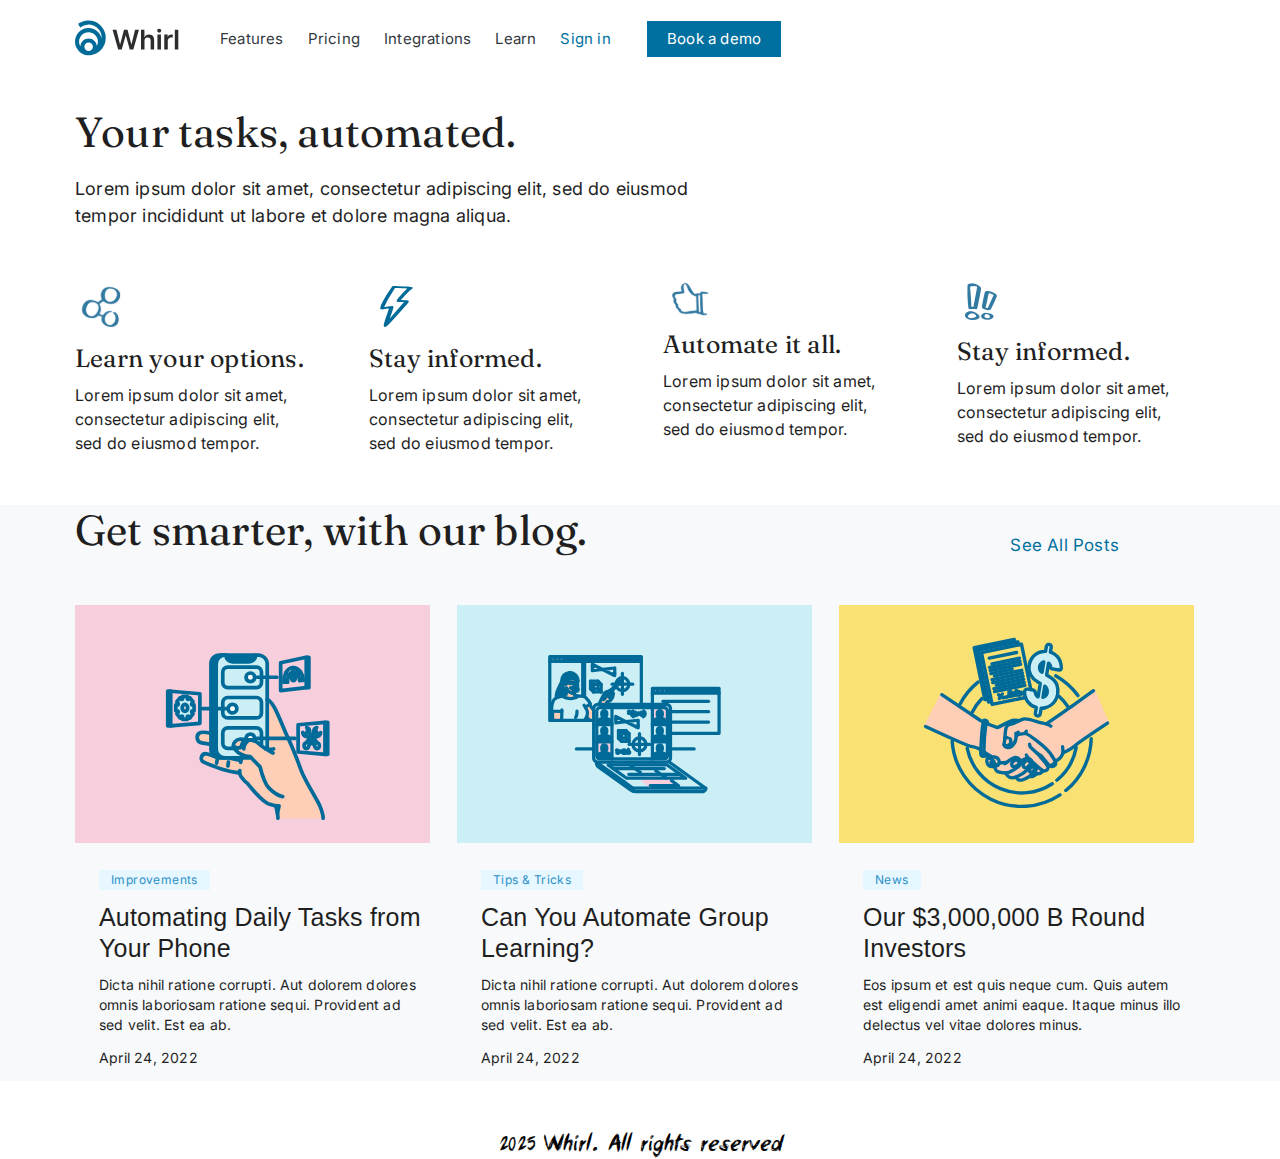
<file: lessons_05/index.html>
<!DOCTYPE html>
<html lang="en">

   <head>
      <meta charset="UTF-8">
      <meta name="viewport" content="width=device-width, initial-scale=1.0">
      <link rel="stylesheet" href="css/style.css">
      <link
         href="https://fonts.googleapis.com/css?family=Inter:regular"
         rel="stylesheet" />
      <link
         href="https://fonts.googleapis.com/css?family=Fraunces:regular"
         rel="stylesheet" />
      <title>Practics</title>
   </head>
   <body>
      <header class="header">
         <div class="header-container">
            <img src="img/main_logo.svg" alt="Main company logo Whirl">
            <nav class="header-navigation">
               <ul class="header-items">
                  <li class="header-item"> <a href="#">Features</a></li>
                  <li class="header-item"> <a href="#">Pricing</a></li>
                  <li class="header-item"> <a href="#">Integrations</a></li>
                  <li class="header-item"> <a href="#">Learn</a></li>
               </ul>
            </nav>
            <div class="header-buttons">
               <a class="header-button" href="#">Sign in</a>
               <a class="header-buttonbackgraund" href="#">Book a demo</a>
            </div>
         </div>
      </header>
      <main>
         <div class="features">
            <div class="features-container">
               <div class="features-title">
                  <h1>Your tasks, automated.</h1>
                  <p>Lorem ipsum dolor sit amet, consectetur adipiscing elit,
                     sed do eiusmod tempor incididunt ut labore et dolore magna
                     aliqua.</p>
               </div>
               <div class="features-columns">
                  <div class="features-column">
                     <img src="img/logo_01.svg" alt="logo_01">
                     <h2>Learn your options.</h2>
                     <p>Lorem ipsum dolor sit amet, consectetur adipiscing elit,
                        sed do eiusmod tempor.</p>
                  </div>
                  <div class="features-column">
                     <img src="img/logo_02.svg" alt="logo_01">
                     <h2>Stay informed.</h2>
                     <p>Lorem ipsum dolor sit amet, consectetur adipiscing elit,
                        sed do eiusmod tempor.</p>
                  </div>
                  <div class="features-column">
                     <img src="img/logo_03.svg" alt="logo_01">
                     <h2>Automate it all.</h2>
                     <p>Lorem ipsum dolor sit amet, consectetur adipiscing elit,
                        sed do eiusmod tempor.</p>
                  </div>
                  <div class="features-column">
                     <img src="img/logo_04.svg" alt="logo_01">
                     <h2>Stay informed.</h2>
                     <p>Lorem ipsum dolor sit amet, consectetur adipiscing elit,
                        sed do eiusmod tempor.</p>
                  </div>
               </div>
            </div>
         </div>
         <div class="blog">
            <div class="blog-container">
               <h2>Get smarter, with our blog.</h2>
               <a href="#">See All Posts</a>
               <div class="blog-items">
                  <div class="blog-item">
                     <img src="img/image_01.svg" alt="image_01">
                     <div class="blog-itemcontent">
                        <a href="#">Improvements</a>
                        <h3>Automating Daily Tasks from Your Phone</h3>
                        <p>Dicta nihil ratione corrupti. Aut dolorem dolores
                           omnis
                           laboriosam ratione sequi. Provident ad sed velit. Est
                           ea
                           ab.</p>
                        <p>April 24, 2022</p>
                     </div>
                  </div>
                  <div class="blog-item">
                     <img src="img/image_02.svg" alt="image_02">
                     <div class="blog-itemcontent">
                        <a href="#">Tips & Tricks</a>
                        <h3>Can You Automate Group Learning?</h3>
                        <p>Dicta nihil ratione corrupti. Aut dolorem dolores
                           omnis
                           laboriosam ratione sequi. Provident ad sed velit. Est
                           ea
                           ab.</p>
                        <p>April 24, 2022</p>
                     </div>
                  </div>
                  <div class="blog-item">
                     <img src="img/image_03.svg" alt="image_03">
                     <div class="blog-itemcontent">
                        <a href="#">News</a>
                        <h3>Our $3,000,000 B Round Investors</h3>
                        <p>Eos ipsum et est quis neque cum. Quis autem est
                           eligendi
                           amet animi eaque. Itaque minus illo delectus vel
                           vitae
                           dolores minus.</p>
                        <p>April 24, 2022</p>
                     </div>
                  </div>
               </div>
            </div>
         </div>
      </main>
      <footer class="footer">
         <h4>2025 Whirl. All rights reserved</h4>
      </footer>
   </body>
</html>
</file>
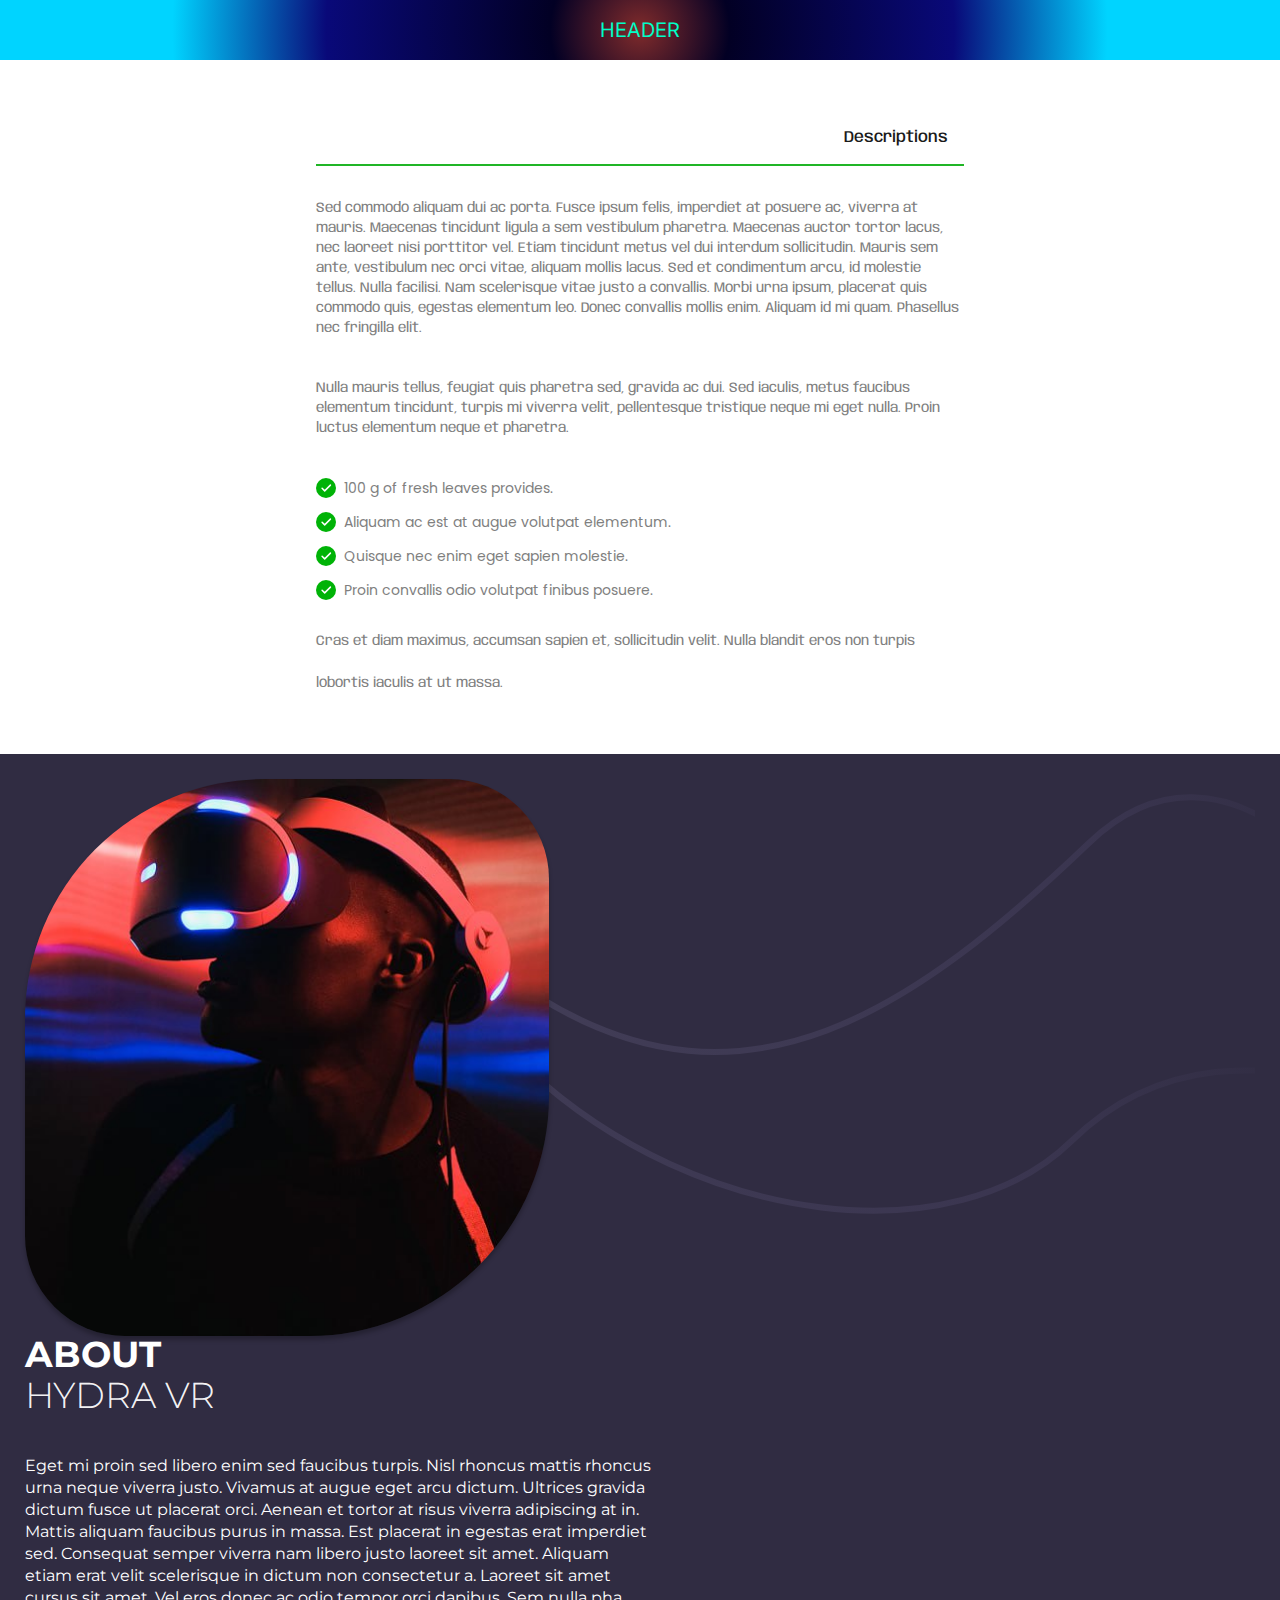
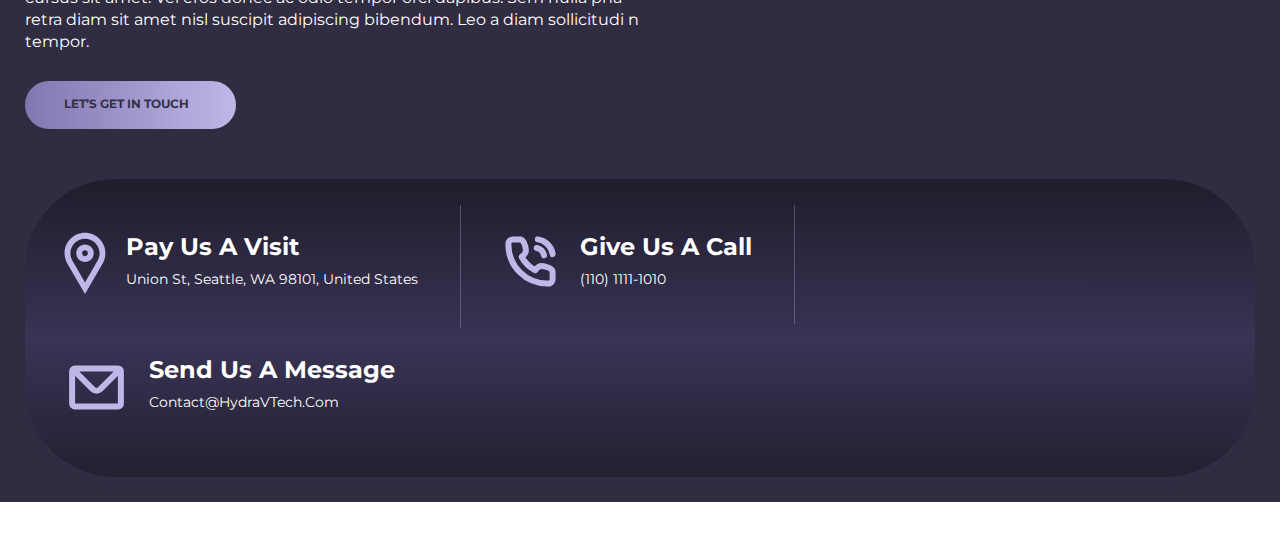
<file: lessons_06/index.html>
<!DOCTYPE html>
<html lang="en">

   <head>
      <meta charset="UTF-8">
      <meta name="viewport" content="width=device-width, initial-scale=1.0">
      <link rel="stylesheet" href="css/style.css">
      <link
         href="https://fonts.googleapis.com/css?family=Inter:regular"
         rel="stylesheet" />
      <link
         href="https://fonts.googleapis.com/css?family=Anybody:100,200,300,regular,500,600,700,800,900,100italic,200italic,300italic,italic,500italic,600italic,700italic,800italic,900italic"
         rel="stylesheet" />
      <link
         href="https://fonts.googleapis.com/css?family=Poppins:100,100italic,200,200italic,300,300italic,regular,italic,500,500italic,600,600italic,700,700italic,800,800italic,900,900italic"
         rel="stylesheet" />
      <link
         href="https://fonts.googleapis.com/css?family=Montserrat:100,200,300,regular,500,600,700,800,900,100italic,200italic,300italic,italic,500italic,600italic,700italic,800italic,900italic"
         rel="stylesheet" />
      <title>Lesson06</title>
   </head>
   <body>
      <div class="wrapper">
         <header class="header">
            <div class="header-container">
               <div class="header-content">
                  <a href="#">HEADER</a>
               </div>
            </div>
         </header>
         <main>
            <div class="features">
               <div class="features-container">
                  <div class="features-content">
                     <h2>Descriptions</h2>
                     <p>Sed commodo aliquam dui ac porta. Fusce ipsum felis,
                        imperdiet at posuere ac, viverra at mauris. Maecenas
                        tincidunt ligula a sem vestibulum pharetra. Maecenas
                        auctor tortor lacus, nec laoreet nisi porttitor vel.
                        Etiam tincidunt metus vel dui interdum sollicitudin.
                        Mauris sem ante, vestibulum nec orci vitae, aliquam
                        mollis lacus. Sed et condimentum arcu, id molestie
                        tellus. Nulla facilisi. Nam scelerisque vitae justo a
                        convallis. Morbi urna ipsum, placerat quis commodo quis,
                        egestas elementum leo. Donec convallis mollis enim.
                        Aliquam id mi quam. Phasellus nec fringilla elit.</p>
                     <p>Nulla mauris tellus, feugiat quis pharetra sed, gravida
                        ac dui. Sed iaculis, metus faucibus elementum tincidunt,
                        turpis mi viverra velit, pellentesque tristique neque mi
                        eget nulla. Proin luctus elementum neque et
                        pharetra.</p>
                  </div>
                  <ul class="features-list">
                     <li class="features-item">100 g of fresh leaves
                        provides.</li>
                     <li class="features-item">Aliquam ac est at augue
                        volutpat elementum.</li>
                     <li class="features-item">Quisque nec enim eget sapien
                        molestie.</li>
                     <li class="features-item">Proin convallis odio volutpat
                        finibus posuere.</li>
                  </ul>
                  <div class="features-undertext">
                     <p>Cras et diam maximus, accumsan sapien et, sollicitudin
                        velit. Nulla blandit eros non turpis lobortis iaculis at
                        ut
                        massa. </p>
                  </div>
               </div>
            </div>
            <div class="about">
               <div class="about-container">
                  <div class="about-inner">
                     <div class="about-image">
                        <img src="img/men.jpg" alt="men in vr">
                     </div>
                     <div class="about-content">
                        <h2>ABOUT</h2>
                        <h3>HYDRA VR</h3>
                        <p>Eget mi proin sed libero enim sed faucibus turpis.
                           Nisl
                           rhoncus mattis rhoncus
                           urna neque viverra justo. Vivamus at augue eget arcu
                           dictum. Ultrices gravida
                           dictum fusce ut placerat orci. Aenean et tortor at
                           risus
                           viverra adipiscing at in.
                           Mattis aliquam faucibus purus in massa. Est placerat
                           in
                           egestas erat imperdiet
                           sed. Consequat semper viverra nam libero justo
                           laoreet
                           sit amet. Aliquam
                           etiam erat velit scelerisque in dictum non
                           consectetur
                           a. Laoreet sit amet
                           cursus sit amet. Vel eros donec ac odio tempor orci
                           dapibus. Sem nulla pha
                           retra diam sit amet nisl suscipit adipiscing
                           bibendum.
                           Leo a diam sollicitudi
                           n tempor.</p>
                        <a href="#">LET’S GET IN TOUCH</a>
                     </div>
                  </div>
               </div>
               <div class="contacts">
                  <div class="contacts-container">
                     <div class="contacts-items">
                        <div class="contacts-item">
                           <div class="contacts-image">
                              <img src="img/map.svg"
                                 alt="map">
                           </div>
                           <div class="contacts-text">
                              <h2>Pay us a visit</h2>
                              <p>Union St, Seattle, WA 98101, United
                                 States</p>
                           </div>
                        </div>
                        <div class="contacts-item">
                           <div class="contacts-image">
                              <img src="img/phone.svg"
                                 alt="phone">
                           </div>
                           <div class="contacts-text">
                              <h2>Give Us a Call</h2>
                              <p>(110) 1111-1010</p>
                           </div>
                        </div>
                        <div class="contacts-item last-item">
                           <div class="contacts-image">
                              <img src="img/mail.svg"
                                 alt="mail">
                           </div>
                           <div class="contacts-text">
                              <h2>Send Us a Message</h2>
                              <p>Contact@HydraVTech.com</p>
                           </div>
                        </div>
                     </div>
                  </div>
               </div>
            </div>
         </main>
      </div>
   </body>
</html>
</file>
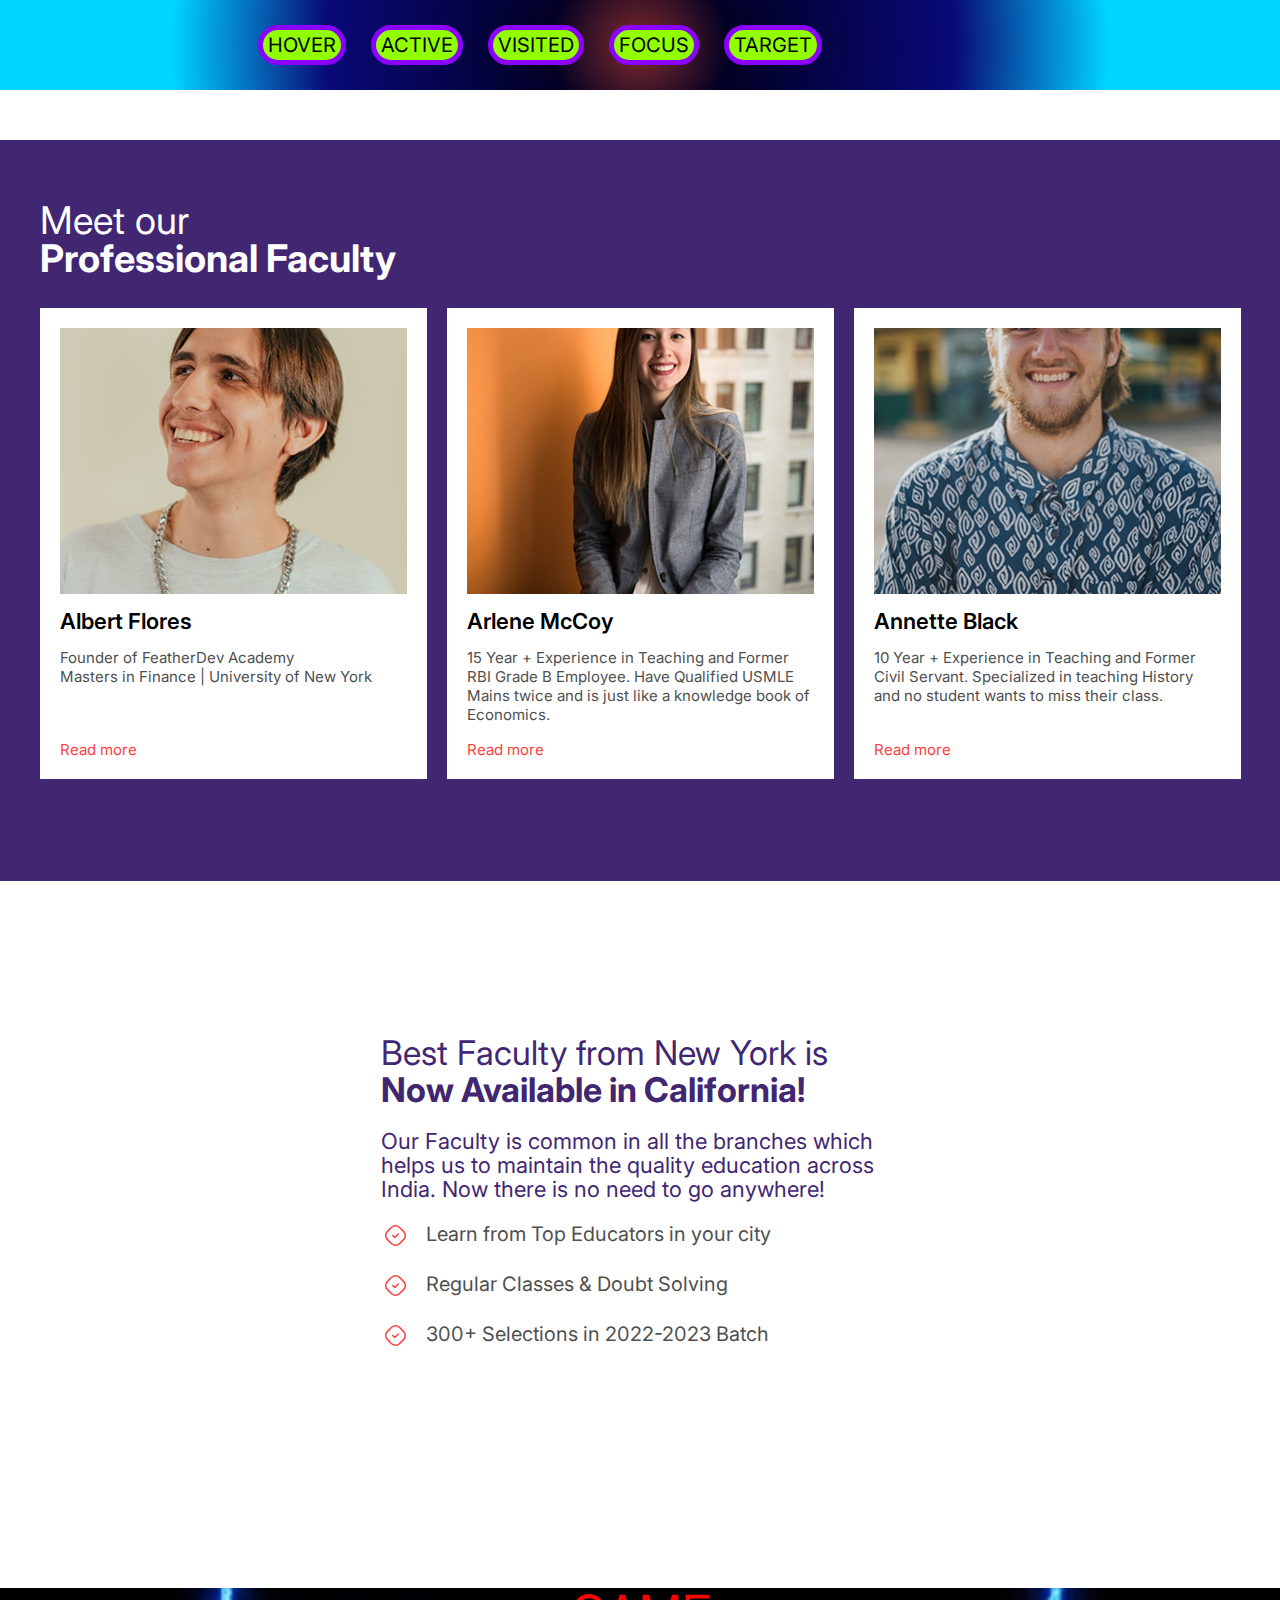
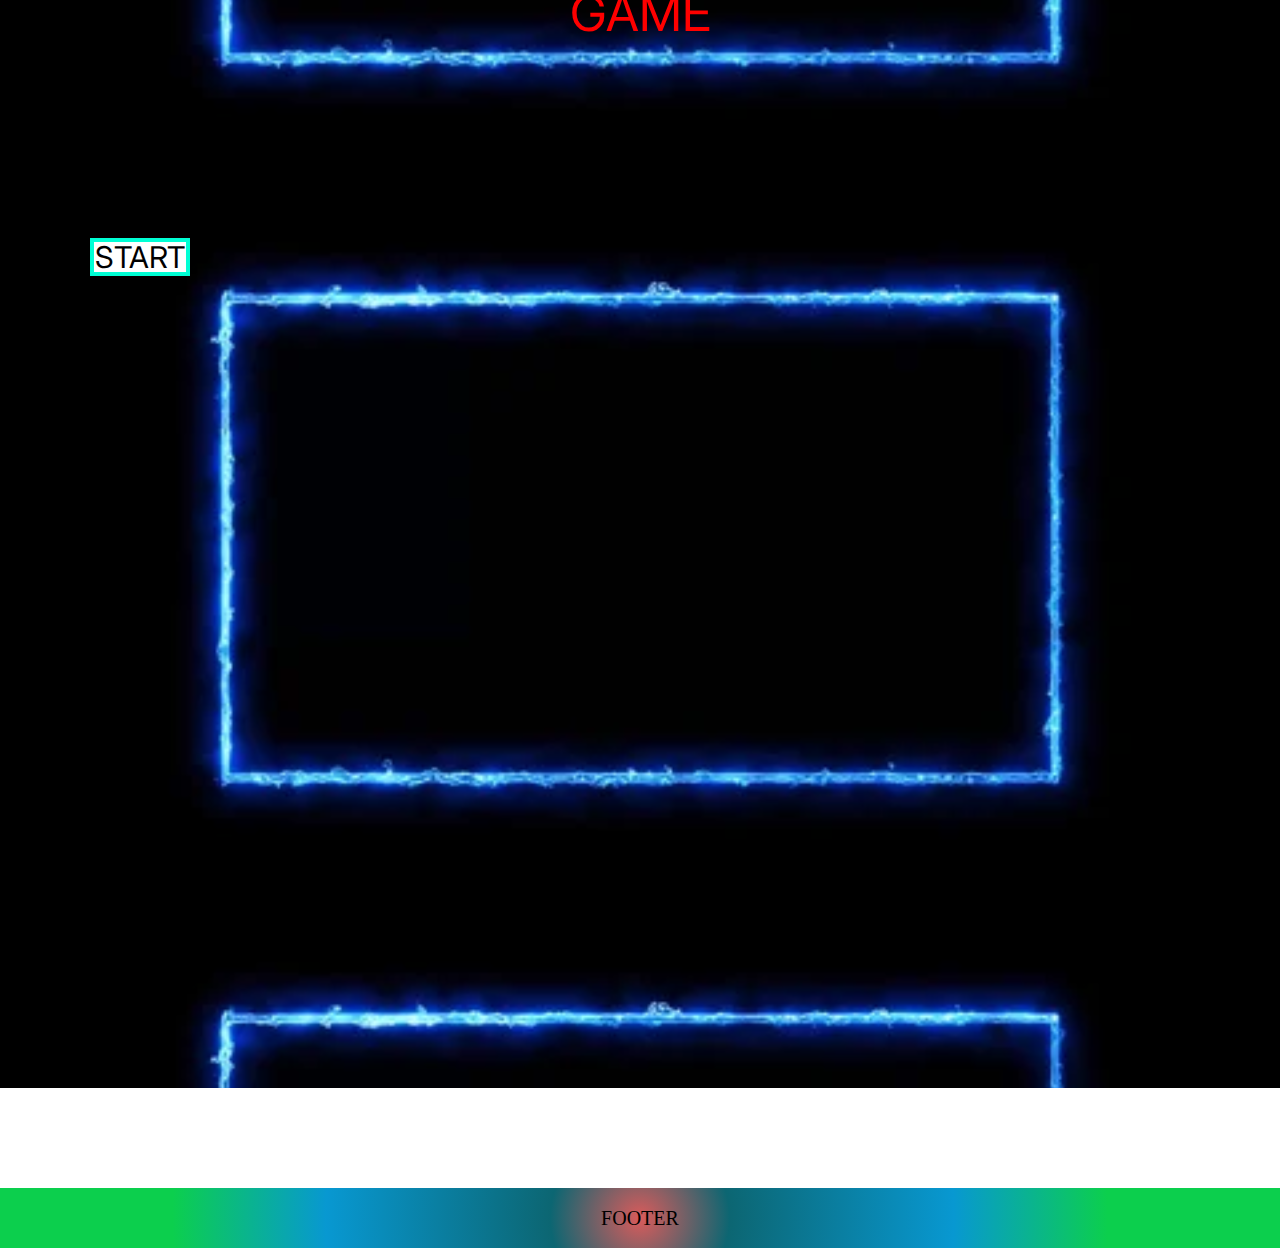
<file: lessons_07/index.html>
<!DOCTYPE html>
<html lang="en">

   <head>
      <meta charset="UTF-8">
      <meta name="viewport" content="width=device-width, initial-scale=1.0">
      <link rel="stylesheet" href="css/style.css">
      <link
         href="https://fonts.googleapis.com/css?family=Inter:300,regular,600,700,800"
         rel="stylesheet" />
      <title>Lesson07</title>
   </head>
   <body>
      <div class="wrapper">
         <header class="header">
            <div class="header-container">
               <div class="header-content">
                  <ul class="link">
                     <li> <a href="#">HOVER</a></li>
                     <li> <a href="#">ACTIVE</a></li>
                     <li> <a href="https://www.youtube.com/">VISITED</a></li>
                     <li><a href="#" class="focus">FOCUS</a></li>
                     <li><a href="#some-id">TARGET</a></li>
                     <li id="some-id">TARGET VISIBLE</li>
                  </ul>
               </div>
            </div>
         </header>
         <main>
            <div class="cards">
               <div class="cards-container">
                  <div class="cards-content">
                     <div class="cards-description">
                        <p>Meet our</p>
                        <h2>Professional Faculty</h2>
                     </div>
                     <div class="cards-body">
                        <div class="card">
                           <div class="card-image">
                              <img src="img/firstsmileman.png"
                                 alt="first smile man">
                           </div>
                           <h2>Albert Flores</h2>
                           <p>Founder of FeatherDev Academy<br>Masters in
                              Finance |
                              University of New York </p>
                           <a href="#">Read more</a>
                        </div>
                        <div class="card">
                           <div class="card-image">
                              <img src="img/smilewoman.png"
                                 alt="smile woman">
                           </div>
                           <h2>Arlene McCoy</h2>
                           <p>15 Year + Experience in Teaching and Former RBI
                              Grade
                              B Employee. Have Qualified USMLE Mains twice and
                              is
                              just like a knowledge book of Economics.</p>
                           <a href="#">Read more</a>
                        </div>
                        <div class="card">
                           <div class="card-image">
                              <img src="img/secondsmileman.png"
                                 alt="second smile man">
                           </div>
                           <h2>Annette Black</h2>
                           <p>10 Year + Experience in Teaching and Former Civil
                              Servant. Specialized in teaching History and no
                              student wants to miss their class.</p>
                           <a href="#">Read more</a>
                        </div>
                     </div>
                  </div>
               </div>
            </div>
            <div class="faculty">
               <div class="faculty-container">
                  <div class="faculty-content">
                     <div class="faculty-description">
                        <h2>Best Faculty from New York is <span>Now Available in
                              California!</span></h2>
                        <p>Our Faculty is common in all the branches which helps
                           us to maintain the quality education across India.
                           Now there is no need to go anywhere!</p>
                     </div>
                     <div class="faculty-list">
                        <ul>
                           <li>Learn from Top Educators in your city</li>
                           <li>Regular Classes & Doubt Solving</li>
                           <li>300+ Selections in 2022-2023 Batch</li>
                        </ul>
                     </div>
                  </div>
               </div>
            </div>

            <div class="game">
               <div class="game-container">
                  <h2>game</h2>
                  <div class="game-body">
                     <div class="block-0">start</div>
                     <div class="block-1"></div>
                     <div class="block-2"></div>
                     <div class="block-3"></div>
                     <div class="block-4"></div>
                     <div class="block-5"></div>
                     <div class="block-6"></div>
                     <div class="block-7">finish</div>
                  </div>
               </div>
            </div>

         </main>
         <footer class="footer">
            <div class="footer-content">footer</div>
         </footer>
      </div>
   </body>
</html>
</file>
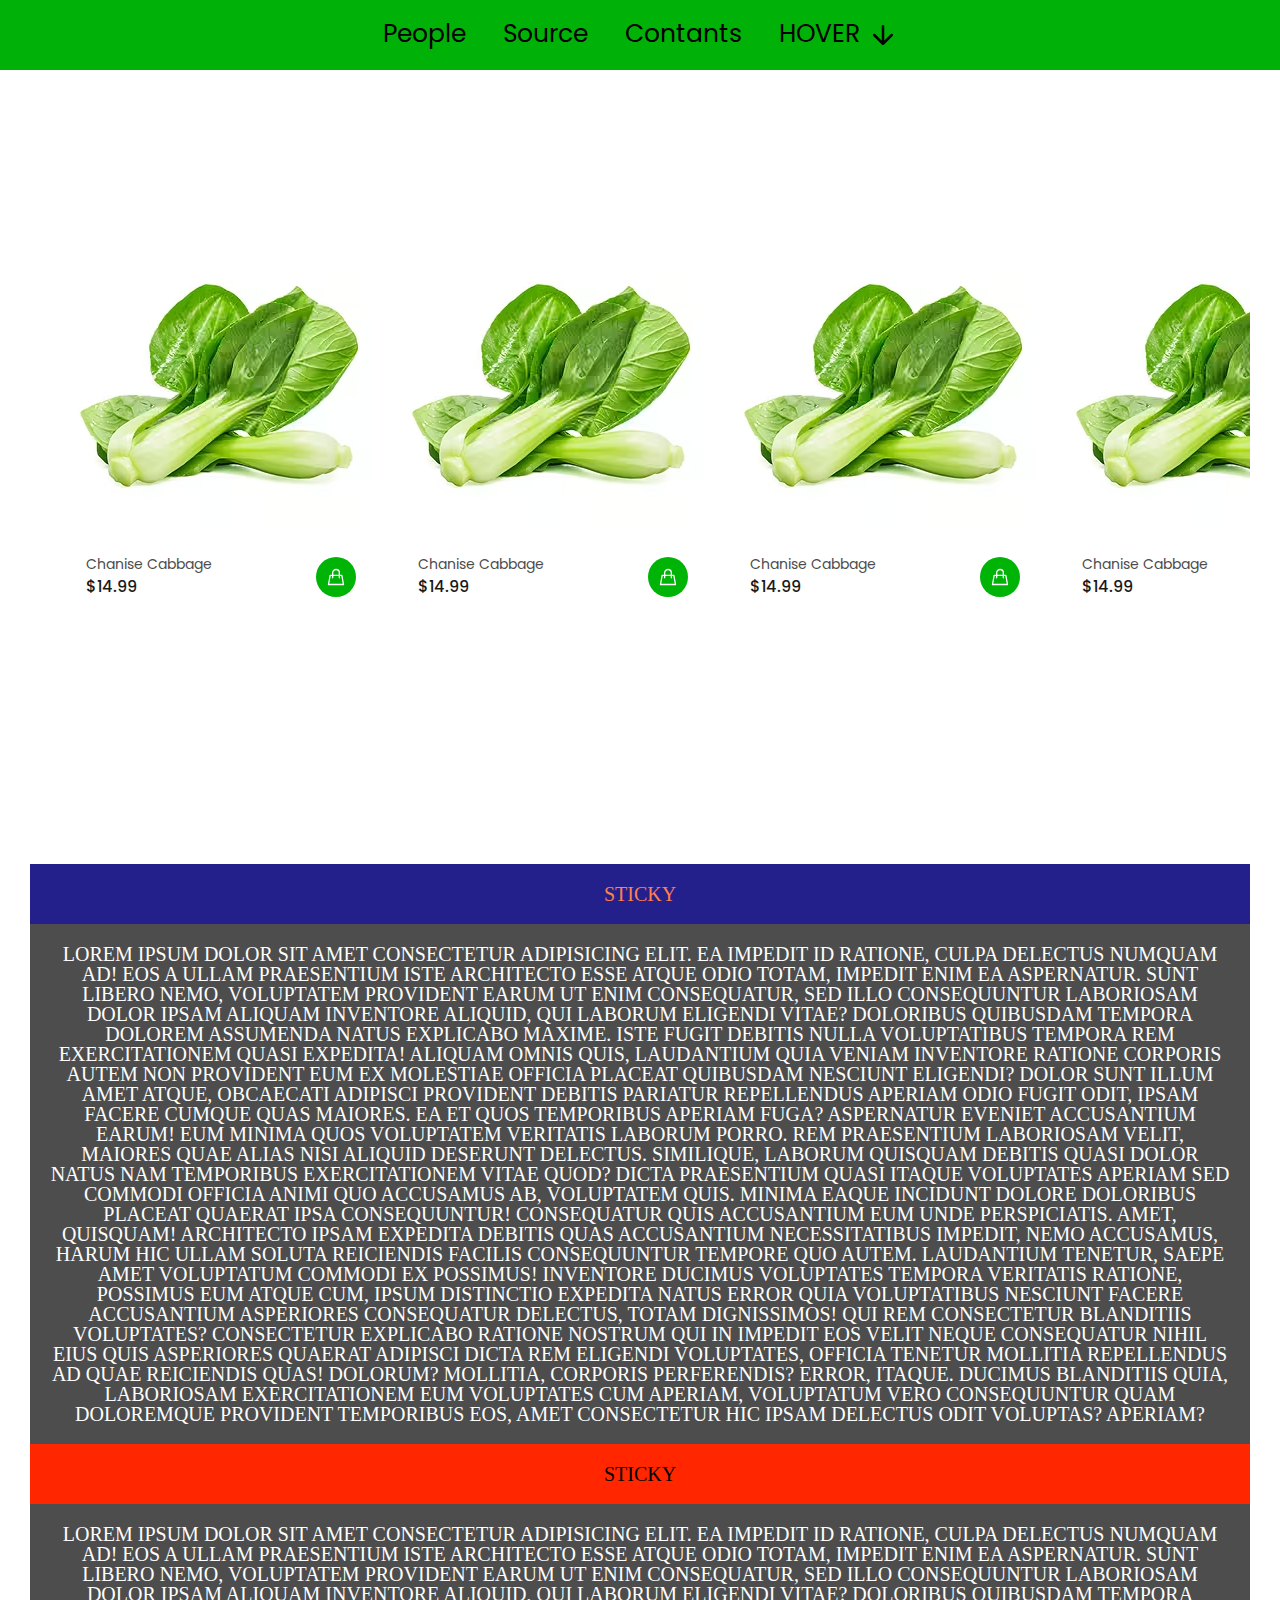
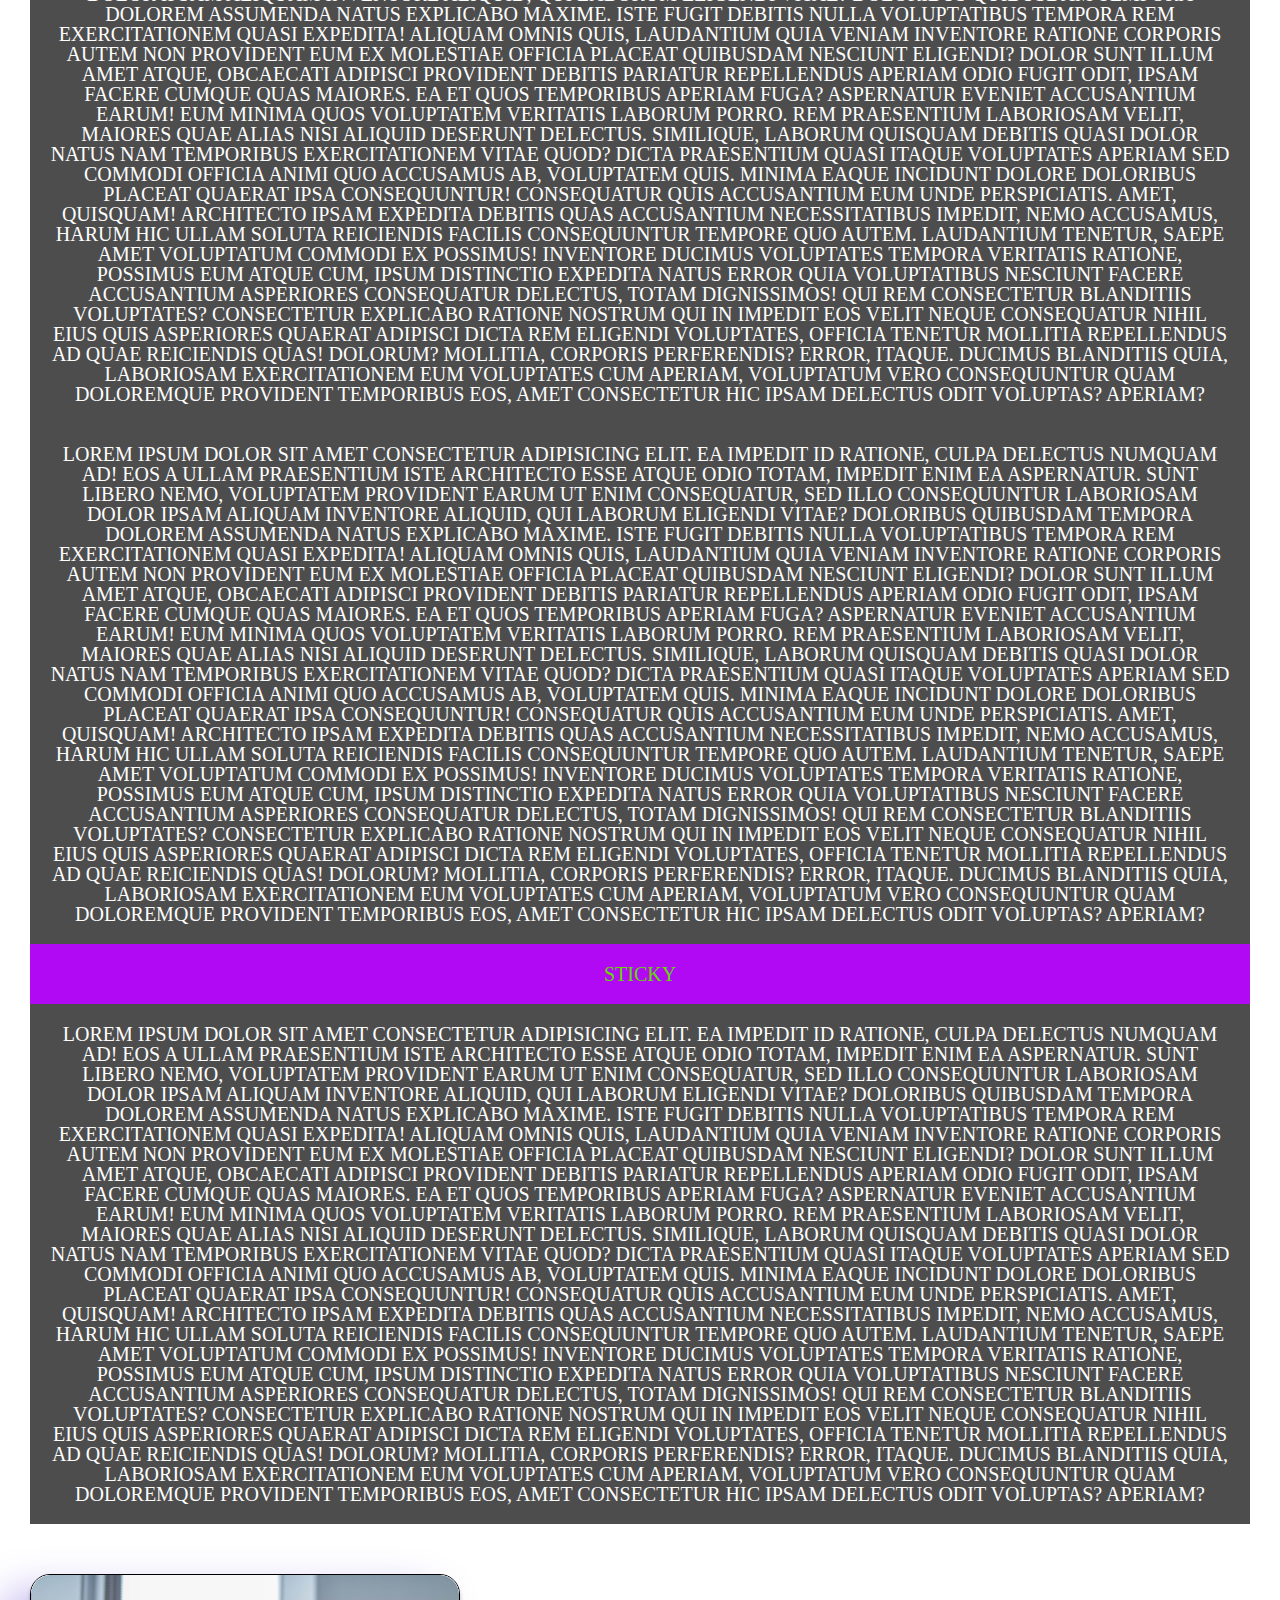
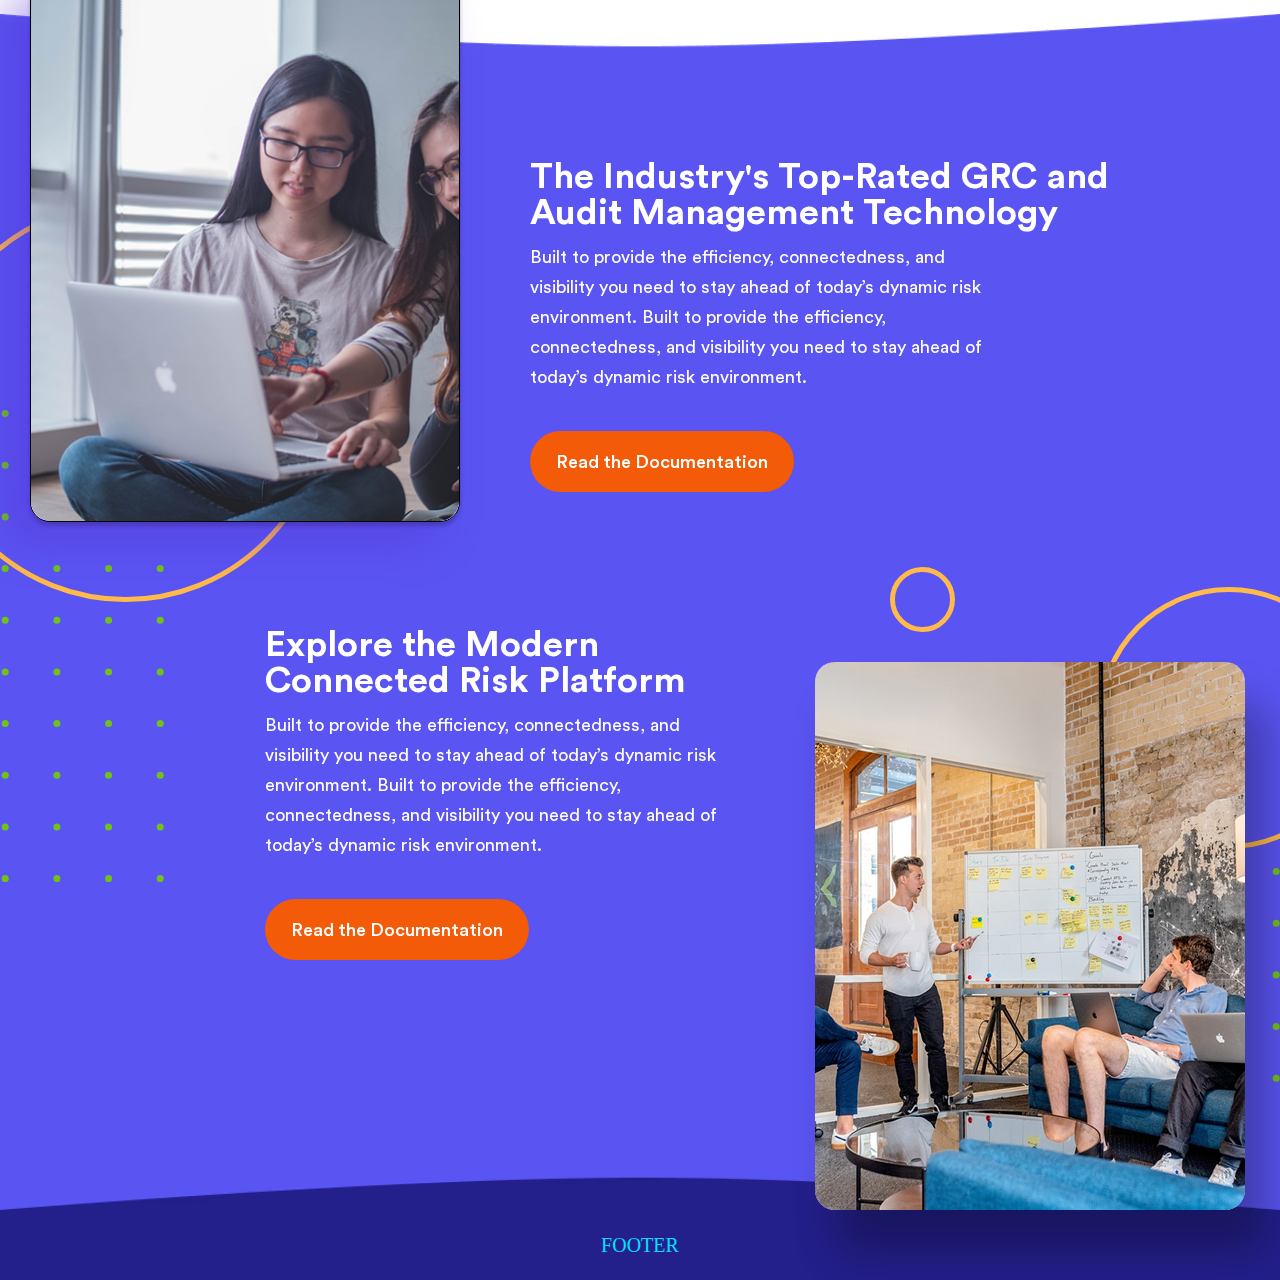
<file: lessons_10/index.html>
<!DOCTYPE html>
<html lang="en">

   <head>
      <meta charset="UTF-8">
      <meta name="viewport" content="width=device-width, initial-scale=1.0">
      <link rel="stylesheet" href="css/style.css">
      <link
         href="https://fonts.googleapis.com/css?family=Poppins:regular,500"
         rel="stylesheet" />

      <title>Lesson10</title>
   </head>
   <body>
      <div class="wrapper">
         <header class="header">
            <div class="header__container">
               <ul class="menu">
                  <li class="menu__item">
                     <a href="#" class="menu__link">People</a>
                  </li>
                  <li class="menu__item">
                     <a href="#" class="menu__link">Source</a>
                  </li>
                  <li class="menu__item">
                     <a href="#" class="menu__link">Contants</a>
                  </li>
                  <li class="menu__item">
                     <a href="#"
                        class="menu__link menu__link--hover ">Hover
                     </a>
                     <svg class="menu__arrow" width="30" height="30"
                        viewBox="0 0 24 24" fill="none"
                        xmlns="http://www.w3.org/2000/svg">
                        <path d="M12 5V19M12 19L5 12M12 19L19 12" stroke="black"
                           stroke-width="2" stroke-linecap="round"
                           stroke-linejoin="round"></path>
                     </svg>
                     <ul class="menu__sub-menu sub-menu">
                        <li class="sub-menu__item">
                           <a href="#" class="sub-menu__link">Contancts</a>
                        </li>
                        <li class="sub-menu__item">
                           <a href="#" class="sub-menu__link">Shop</a>
                        </li>
                        <li class="sub-menu__item">
                           <a href="#" class="sub-menu__link">Advantages</a>
                        </li>
                        <li class="sub-menu__item">
                           <a href="#" class="sub-menu__link">Call</a>
                        </li>
                        <li
                           class="sub-menu__item sub-menu__item--other-menu-position">
                           <a href="#"
                              class="sub-menu__link sub-menu__link--decor">Info</a>
                           <ul class="sub-menu__other-menu other-menu">
                              <li class="other-menu__item">
                                 <a
                                    class="other-menu__link other-menu__link--decor"
                                    href="http://youtube" target="_blank"
                                    rel="noopener noreferrer">YOUTUBE</a>
                              </li>
                              <li class="other-menu__item">
                                 <a
                                    class="other-menu__link other-menu__link--decor"
                                    href="http://youtube" target="_blank"
                                    rel="noopener noreferrer">YOUTUBE</a>
                              </li>
                              <li class="other-menu__item">
                                 <a
                                    class="other-menu__link other-menu__link--decor"
                                    href="http://youtube" target="_blank"
                                    rel="noopener noreferrer">YOUTUBE</a>
                              </li>
                              <li class="other-menu__item">
                                 <a
                                    class="other-menu__link other-menu__link--decor"
                                    href="http://youtube" target="_blank"
                                    rel="noopener noreferrer">YOUTUBE</a>
                              </li>
                           </ul>
                        </li>
                     </ul>
                  </li>
               </ul>
            </div>
         </header>
         <main class="page">
            <section class="featured-products">
               <div class="featured-products__container">
                  <div class="featured-products__content">
                     <div class="product">
                        <div class="product__top">
                           <a class="product__image" href="#">
                              <img src="img/cabbage.avif" alt="Chanice Cabbage">
                           </a>
                           <div class="product__decor">
                              <a
                                 class="product__heart-decor product__heart-decor--margin"
                                 href="#">
                                 <svg
                                    width="20"
                                    height="20" viewBox="0 0 20 20"
                                    fill="none"
                                    xmlns="http://www.w3.org/2000/svg">
                                    <path
                                       d="M9.9996 17.5451C-6.66672 8.3333 4.99993 -1.6667 9.9996 4.65668C14.9999 -1.6667 26.6666 8.3333 9.9996 17.5451Z"
                                       stroke="#1A1A1A" stroke-width="1.5" />
                                 </svg>
                              </a>
                              <a class="product__eye-decor" href="#">
                                 <svg width="20"
                                    height="20" viewBox="0 0 20 20"
                                    fill="none"
                                    xmlns="http://www.w3.org/2000/svg">
                                    <path
                                       d="M10 3.54102C3.75 3.54102 1.25 10.0001 1.25 10.0001C1.25 10.0001 3.75 16.4577 10 16.4577C16.25 16.4577 18.75 10.0001 18.75 10.0001C18.75 10.0001 16.25 3.54102 10 3.54102V3.54102Z"
                                       stroke="#1A1A1A" stroke-width="1.5"
                                       stroke-linecap="round"
                                       stroke-linejoin="round" />
                                    <path
                                       d="M10 13.125C10.8288 13.125 11.6237 12.7958 12.2097 12.2097C12.7958 11.6237 13.125 10.8288 13.125 10C13.125 9.1712 12.7958 8.37634 12.2097 7.79029C11.6237 7.20424 10.8288 6.875 10 6.875C9.1712 6.875 8.37634 7.20424 7.79029 7.79029C7.20424 8.37634 6.875 9.1712 6.875 10C6.875 10.8288 7.20424 11.6237 7.79029 12.2097C8.37634 12.7958 9.1712 13.125 10 13.125V13.125Z"
                                       stroke="#1A1A1A" stroke-width="1.5"
                                       stroke-linecap="round"
                                       stroke-linejoin="round" />
                                 </svg>
                              </a>
                           </div>
                        </div>
                        <div class="product__bottom">
                           <a class="product__name" href="#">Chanise
                              Cabbage</a>
                           <p class="product__price">$14.99</p>
                           <a class="product__bag" href="#">
                              <svg width="20" height="20"
                                 viewBox="0 0 20 20"
                                 fill="none"
                                 xmlns="http://www.w3.org/2000/svg">
                                 <path
                                    d="M6.66667 8.33333H4.16667L2.5 17.5H17.5L15.8333 8.33333H13.3333M6.66667 8.33333V5.83333C6.66667 3.99239 8.15905 2.5 10 2.5V2.5C11.8409 2.5 13.3333 3.99238 13.3333 5.83333V8.33333M6.66667 8.33333H13.3333M6.66667 8.33333V10.8333M13.3333 8.33333V10.8333"
                                    stroke="#1A1A1A" stroke-width="1.3"
                                    stroke-linecap="round"
                                    stroke-linejoin="round" />
                              </svg>
                           </a>
                        </div>
                     </div>
                     <div class="product">
                        <div class="product__top">
                           <a class="product__image" href="#">
                              <img src="img/cabbage.avif" alt="Chanice Cabbage">
                           </a>
                           <div class="product__decor">
                              <a
                                 class="product__heart-decor product__heart-decor--margin"
                                 href="#">
                                 <svg
                                    width="20"
                                    height="20" viewBox="0 0 20 20"
                                    fill="none"
                                    xmlns="http://www.w3.org/2000/svg">
                                    <path
                                       d="M9.9996 17.5451C-6.66672 8.3333 4.99993 -1.6667 9.9996 4.65668C14.9999 -1.6667 26.6666 8.3333 9.9996 17.5451Z"
                                       stroke="#1A1A1A" stroke-width="1.5" />
                                 </svg>
                              </a>
                              <a class="product__eye-decor" href="#">
                                 <svg width="20"
                                    height="20" viewBox="0 0 20 20"
                                    fill="none"
                                    xmlns="http://www.w3.org/2000/svg">
                                    <path
                                       d="M10 3.54102C3.75 3.54102 1.25 10.0001 1.25 10.0001C1.25 10.0001 3.75 16.4577 10 16.4577C16.25 16.4577 18.75 10.0001 18.75 10.0001C18.75 10.0001 16.25 3.54102 10 3.54102V3.54102Z"
                                       stroke="#1A1A1A" stroke-width="1.5"
                                       stroke-linecap="round"
                                       stroke-linejoin="round" />
                                    <path
                                       d="M10 13.125C10.8288 13.125 11.6237 12.7958 12.2097 12.2097C12.7958 11.6237 13.125 10.8288 13.125 10C13.125 9.1712 12.7958 8.37634 12.2097 7.79029C11.6237 7.20424 10.8288 6.875 10 6.875C9.1712 6.875 8.37634 7.20424 7.79029 7.79029C7.20424 8.37634 6.875 9.1712 6.875 10C6.875 10.8288 7.20424 11.6237 7.79029 12.2097C8.37634 12.7958 9.1712 13.125 10 13.125V13.125Z"
                                       stroke="#1A1A1A" stroke-width="1.5"
                                       stroke-linecap="round"
                                       stroke-linejoin="round" />
                                 </svg>
                              </a>
                           </div>
                        </div>
                        <div class="product__bottom">
                           <a class="product__name" href="#">Chanise
                              Cabbage</a>
                           <p class="product__price">$14.99</p>
                           <a class="product__bag" href="#">
                              <svg width="20" height="20"
                                 viewBox="0 0 20 20"
                                 fill="none"
                                 xmlns="http://www.w3.org/2000/svg">
                                 <path
                                    d="M6.66667 8.33333H4.16667L2.5 17.5H17.5L15.8333 8.33333H13.3333M6.66667 8.33333V5.83333C6.66667 3.99239 8.15905 2.5 10 2.5V2.5C11.8409 2.5 13.3333 3.99238 13.3333 5.83333V8.33333M6.66667 8.33333H13.3333M6.66667 8.33333V10.8333M13.3333 8.33333V10.8333"
                                    stroke="#1A1A1A" stroke-width="1.3"
                                    stroke-linecap="round"
                                    stroke-linejoin="round" />
                              </svg>
                           </a>
                        </div>
                     </div>
                     <div class="product">
                        <div class="product__top">
                           <a class="product__image" href="#">
                              <img src="img/cabbage.avif" alt="Chanice Cabbage">
                           </a>
                           <div class="product__decor">
                              <a
                                 class="product__heart-decor product__heart-decor--margin"
                                 href="#">
                                 <svg
                                    width="20"
                                    height="20" viewBox="0 0 20 20"
                                    fill="none"
                                    xmlns="http://www.w3.org/2000/svg">
                                    <path
                                       d="M9.9996 17.5451C-6.66672 8.3333 4.99993 -1.6667 9.9996 4.65668C14.9999 -1.6667 26.6666 8.3333 9.9996 17.5451Z"
                                       stroke="#1A1A1A" stroke-width="1.5" />
                                 </svg>
                              </a>
                              <a class="product__eye-decor" href="#">
                                 <svg width="20"
                                    height="20" viewBox="0 0 20 20"
                                    fill="none"
                                    xmlns="http://www.w3.org/2000/svg">
                                    <path
                                       d="M10 3.54102C3.75 3.54102 1.25 10.0001 1.25 10.0001C1.25 10.0001 3.75 16.4577 10 16.4577C16.25 16.4577 18.75 10.0001 18.75 10.0001C18.75 10.0001 16.25 3.54102 10 3.54102V3.54102Z"
                                       stroke="#1A1A1A" stroke-width="1.5"
                                       stroke-linecap="round"
                                       stroke-linejoin="round" />
                                    <path
                                       d="M10 13.125C10.8288 13.125 11.6237 12.7958 12.2097 12.2097C12.7958 11.6237 13.125 10.8288 13.125 10C13.125 9.1712 12.7958 8.37634 12.2097 7.79029C11.6237 7.20424 10.8288 6.875 10 6.875C9.1712 6.875 8.37634 7.20424 7.79029 7.79029C7.20424 8.37634 6.875 9.1712 6.875 10C6.875 10.8288 7.20424 11.6237 7.79029 12.2097C8.37634 12.7958 9.1712 13.125 10 13.125V13.125Z"
                                       stroke="#1A1A1A" stroke-width="1.5"
                                       stroke-linecap="round"
                                       stroke-linejoin="round" />
                                 </svg>
                              </a>
                           </div>
                        </div>
                        <div class="product__bottom">
                           <a class="product__name" href="#">Chanise
                              Cabbage</a>
                           <p class="product__price">$14.99</p>
                           <a class="product__bag" href="#">
                              <svg width="20" height="20"
                                 viewBox="0 0 20 20"
                                 fill="none"
                                 xmlns="http://www.w3.org/2000/svg">
                                 <path
                                    d="M6.66667 8.33333H4.16667L2.5 17.5H17.5L15.8333 8.33333H13.3333M6.66667 8.33333V5.83333C6.66667 3.99239 8.15905 2.5 10 2.5V2.5C11.8409 2.5 13.3333 3.99238 13.3333 5.83333V8.33333M6.66667 8.33333H13.3333M6.66667 8.33333V10.8333M13.3333 8.33333V10.8333"
                                    stroke="#1A1A1A" stroke-width="1.3"
                                    stroke-linecap="round"
                                    stroke-linejoin="round" />
                              </svg>
                           </a>
                        </div>
                     </div>
                     <div class="product">
                        <div class="product__top">
                           <a class="product__image" href="#">
                              <img src="img/cabbage.avif" alt="Chanice Cabbage">
                           </a>
                           <div class="product__decor">
                              <a
                                 class="product__heart-decor product__heart-decor--margin"
                                 href="#">
                                 <svg
                                    width="20"
                                    height="20" viewBox="0 0 20 20"
                                    fill="none"
                                    xmlns="http://www.w3.org/2000/svg">
                                    <path
                                       d="M9.9996 17.5451C-6.66672 8.3333 4.99993 -1.6667 9.9996 4.65668C14.9999 -1.6667 26.6666 8.3333 9.9996 17.5451Z"
                                       stroke="#1A1A1A" stroke-width="1.5" />
                                 </svg>
                              </a>
                              <a class="product__eye-decor" href="#">
                                 <svg width="20"
                                    height="20" viewBox="0 0 20 20"
                                    fill="none"
                                    xmlns="http://www.w3.org/2000/svg">
                                    <path
                                       d="M10 3.54102C3.75 3.54102 1.25 10.0001 1.25 10.0001C1.25 10.0001 3.75 16.4577 10 16.4577C16.25 16.4577 18.75 10.0001 18.75 10.0001C18.75 10.0001 16.25 3.54102 10 3.54102V3.54102Z"
                                       stroke="#1A1A1A" stroke-width="1.5"
                                       stroke-linecap="round"
                                       stroke-linejoin="round" />
                                    <path
                                       d="M10 13.125C10.8288 13.125 11.6237 12.7958 12.2097 12.2097C12.7958 11.6237 13.125 10.8288 13.125 10C13.125 9.1712 12.7958 8.37634 12.2097 7.79029C11.6237 7.20424 10.8288 6.875 10 6.875C9.1712 6.875 8.37634 7.20424 7.79029 7.79029C7.20424 8.37634 6.875 9.1712 6.875 10C6.875 10.8288 7.20424 11.6237 7.79029 12.2097C8.37634 12.7958 9.1712 13.125 10 13.125V13.125Z"
                                       stroke="#1A1A1A" stroke-width="1.5"
                                       stroke-linecap="round"
                                       stroke-linejoin="round" />
                                 </svg>
                              </a>
                           </div>
                        </div>
                        <div class="product__bottom">
                           <a class="product__name" href="#">Chanise
                              Cabbage</a>
                           <p class="product__price">$14.99</p>
                           <a class="product__bag" href="#">
                              <svg width="20" height="20"
                                 viewBox="0 0 20 20"
                                 fill="none"
                                 xmlns="http://www.w3.org/2000/svg">
                                 <path
                                    d="M6.66667 8.33333H4.16667L2.5 17.5H17.5L15.8333 8.33333H13.3333M6.66667 8.33333V5.83333C6.66667 3.99239 8.15905 2.5 10 2.5V2.5C11.8409 2.5 13.3333 3.99238 13.3333 5.83333V8.33333M6.66667 8.33333H13.3333M6.66667 8.33333V10.8333M13.3333 8.33333V10.8333"
                                    stroke="#1A1A1A" stroke-width="1.3"
                                    stroke-linecap="round"
                                    stroke-linejoin="round" />
                              </svg>
                           </a>
                        </div>
                     </div>
                     <div class="product">
                        <div class="product__top">
                           <a class="product__image" href="#">
                              <img src="img/cabbage.avif" alt="Chanice Cabbage">
                           </a>
                           <div class="product__decor">
                              <a
                                 class="product__heart-decor product__heart-decor--margin"
                                 href="#">
                                 <svg
                                    width="20"
                                    height="20" viewBox="0 0 20 20"
                                    fill="none"
                                    xmlns="http://www.w3.org/2000/svg">
                                    <path
                                       d="M9.9996 17.5451C-6.66672 8.3333 4.99993 -1.6667 9.9996 4.65668C14.9999 -1.6667 26.6666 8.3333 9.9996 17.5451Z"
                                       stroke="#1A1A1A" stroke-width="1.5" />
                                 </svg>
                              </a>
                              <a class="product__eye-decor" href="#">
                                 <svg width="20"
                                    height="20" viewBox="0 0 20 20"
                                    fill="none"
                                    xmlns="http://www.w3.org/2000/svg">
                                    <path
                                       d="M10 3.54102C3.75 3.54102 1.25 10.0001 1.25 10.0001C1.25 10.0001 3.75 16.4577 10 16.4577C16.25 16.4577 18.75 10.0001 18.75 10.0001C18.75 10.0001 16.25 3.54102 10 3.54102V3.54102Z"
                                       stroke="#1A1A1A" stroke-width="1.5"
                                       stroke-linecap="round"
                                       stroke-linejoin="round" />
                                    <path
                                       d="M10 13.125C10.8288 13.125 11.6237 12.7958 12.2097 12.2097C12.7958 11.6237 13.125 10.8288 13.125 10C13.125 9.1712 12.7958 8.37634 12.2097 7.79029C11.6237 7.20424 10.8288 6.875 10 6.875C9.1712 6.875 8.37634 7.20424 7.79029 7.79029C7.20424 8.37634 6.875 9.1712 6.875 10C6.875 10.8288 7.20424 11.6237 7.79029 12.2097C8.37634 12.7958 9.1712 13.125 10 13.125V13.125Z"
                                       stroke="#1A1A1A" stroke-width="1.5"
                                       stroke-linecap="round"
                                       stroke-linejoin="round" />
                                 </svg>
                              </a>
                           </div>
                        </div>
                        <div class="product__bottom">
                           <a class="product__name" href="#">Chanise
                              Cabbage</a>
                           <p class="product__price">$14.99</p>
                           <a class="product__bag" href="#">
                              <svg width="20" height="20"
                                 viewBox="0 0 20 20"
                                 fill="none"
                                 xmlns="http://www.w3.org/2000/svg">
                                 <path
                                    d="M6.66667 8.33333H4.16667L2.5 17.5H17.5L15.8333 8.33333H13.3333M6.66667 8.33333V5.83333C6.66667 3.99239 8.15905 2.5 10 2.5V2.5C11.8409 2.5 13.3333 3.99238 13.3333 5.83333V8.33333M6.66667 8.33333H13.3333M6.66667 8.33333V10.8333M13.3333 8.33333V10.8333"
                                    stroke="#1A1A1A" stroke-width="1.3"
                                    stroke-linecap="round"
                                    stroke-linejoin="round" />
                              </svg>
                           </a>
                        </div>
                     </div>
                     <div class="product">
                        <div class="product__top">
                           <a class="product__image" href="#">
                              <img src="img/cabbage.avif" alt="Chanice Cabbage">
                           </a>
                           <div class="product__decor">
                              <a
                                 class="product__heart-decor product__heart-decor--margin"
                                 href="#">
                                 <svg
                                    width="20"
                                    height="20" viewBox="0 0 20 20"
                                    fill="none"
                                    xmlns="http://www.w3.org/2000/svg">
                                    <path
                                       d="M9.9996 17.5451C-6.66672 8.3333 4.99993 -1.6667 9.9996 4.65668C14.9999 -1.6667 26.6666 8.3333 9.9996 17.5451Z"
                                       stroke="#1A1A1A" stroke-width="1.5" />
                                 </svg>
                              </a>
                              <a class="product__eye-decor" href="#">
                                 <svg width="20"
                                    height="20" viewBox="0 0 20 20"
                                    fill="none"
                                    xmlns="http://www.w3.org/2000/svg">
                                    <path
                                       d="M10 3.54102C3.75 3.54102 1.25 10.0001 1.25 10.0001C1.25 10.0001 3.75 16.4577 10 16.4577C16.25 16.4577 18.75 10.0001 18.75 10.0001C18.75 10.0001 16.25 3.54102 10 3.54102V3.54102Z"
                                       stroke="#1A1A1A" stroke-width="1.5"
                                       stroke-linecap="round"
                                       stroke-linejoin="round" />
                                    <path
                                       d="M10 13.125C10.8288 13.125 11.6237 12.7958 12.2097 12.2097C12.7958 11.6237 13.125 10.8288 13.125 10C13.125 9.1712 12.7958 8.37634 12.2097 7.79029C11.6237 7.20424 10.8288 6.875 10 6.875C9.1712 6.875 8.37634 7.20424 7.79029 7.79029C7.20424 8.37634 6.875 9.1712 6.875 10C6.875 10.8288 7.20424 11.6237 7.79029 12.2097C8.37634 12.7958 9.1712 13.125 10 13.125V13.125Z"
                                       stroke="#1A1A1A" stroke-width="1.5"
                                       stroke-linecap="round"
                                       stroke-linejoin="round" />
                                 </svg>
                              </a>
                           </div>
                        </div>
                        <div class="product__bottom">
                           <a class="product__name" href="#">Chanise
                              Cabbage</a>
                           <p class="product__price">$14.99</p>
                           <a class="product__bag" href="#">
                              <svg width="20" height="20"
                                 viewBox="0 0 20 20"
                                 fill="none"
                                 xmlns="http://www.w3.org/2000/svg">
                                 <path
                                    d="M6.66667 8.33333H4.16667L2.5 17.5H17.5L15.8333 8.33333H13.3333M6.66667 8.33333V5.83333C6.66667 3.99239 8.15905 2.5 10 2.5V2.5C11.8409 2.5 13.3333 3.99238 13.3333 5.83333V8.33333M6.66667 8.33333H13.3333M6.66667 8.33333V10.8333M13.3333 8.33333V10.8333"
                                    stroke="#1A1A1A" stroke-width="1.3"
                                    stroke-linecap="round"
                                    stroke-linejoin="round" />
                              </svg>
                           </a>
                        </div>
                     </div>
                     <div class="product">
                        <div class="product__top">
                           <a class="product__image" href="#">
                              <img src="img/cabbage.avif" alt="Chanice Cabbage">
                           </a>
                           <div class="product__decor">
                              <a
                                 class="product__heart-decor product__heart-decor--margin"
                                 href="#">
                                 <svg
                                    width="20"
                                    height="20" viewBox="0 0 20 20"
                                    fill="none"
                                    xmlns="http://www.w3.org/2000/svg">
                                    <path
                                       d="M9.9996 17.5451C-6.66672 8.3333 4.99993 -1.6667 9.9996 4.65668C14.9999 -1.6667 26.6666 8.3333 9.9996 17.5451Z"
                                       stroke="#1A1A1A" stroke-width="1.5" />
                                 </svg>
                              </a>
                              <a class="product__eye-decor" href="#">
                                 <svg width="20"
                                    height="20" viewBox="0 0 20 20"
                                    fill="none"
                                    xmlns="http://www.w3.org/2000/svg">
                                    <path
                                       d="M10 3.54102C3.75 3.54102 1.25 10.0001 1.25 10.0001C1.25 10.0001 3.75 16.4577 10 16.4577C16.25 16.4577 18.75 10.0001 18.75 10.0001C18.75 10.0001 16.25 3.54102 10 3.54102V3.54102Z"
                                       stroke="#1A1A1A" stroke-width="1.5"
                                       stroke-linecap="round"
                                       stroke-linejoin="round" />
                                    <path
                                       d="M10 13.125C10.8288 13.125 11.6237 12.7958 12.2097 12.2097C12.7958 11.6237 13.125 10.8288 13.125 10C13.125 9.1712 12.7958 8.37634 12.2097 7.79029C11.6237 7.20424 10.8288 6.875 10 6.875C9.1712 6.875 8.37634 7.20424 7.79029 7.79029C7.20424 8.37634 6.875 9.1712 6.875 10C6.875 10.8288 7.20424 11.6237 7.79029 12.2097C8.37634 12.7958 9.1712 13.125 10 13.125V13.125Z"
                                       stroke="#1A1A1A" stroke-width="1.5"
                                       stroke-linecap="round"
                                       stroke-linejoin="round" />
                                 </svg>
                              </a>
                           </div>
                        </div>
                        <div class="product__bottom">
                           <a class="product__name" href="#">Chanise
                              Cabbage</a>
                           <p class="product__price">$14.99</p>
                           <a class="product__bag" href="#">
                              <svg width="20" height="20"
                                 viewBox="0 0 20 20"
                                 fill="none"
                                 xmlns="http://www.w3.org/2000/svg">
                                 <path
                                    d="M6.66667 8.33333H4.16667L2.5 17.5H17.5L15.8333 8.33333H13.3333M6.66667 8.33333V5.83333C6.66667 3.99239 8.15905 2.5 10 2.5V2.5C11.8409 2.5 13.3333 3.99238 13.3333 5.83333V8.33333M6.66667 8.33333H13.3333M6.66667 8.33333V10.8333M13.3333 8.33333V10.8333"
                                    stroke="#1A1A1A" stroke-width="1.3"
                                    stroke-linecap="round"
                                    stroke-linejoin="round" />
                              </svg>
                           </a>
                        </div>
                     </div>
                     <div class="product">
                        <div class="product__top">
                           <a class="product__image" href="#">
                              <img src="img/cabbage.avif" alt="Chanice Cabbage">
                           </a>
                           <div class="product__decor">
                              <a
                                 class="product__heart-decor product__heart-decor--margin"
                                 href="#">
                                 <svg
                                    width="20"
                                    height="20" viewBox="0 0 20 20"
                                    fill="none"
                                    xmlns="http://www.w3.org/2000/svg">
                                    <path
                                       d="M9.9996 17.5451C-6.66672 8.3333 4.99993 -1.6667 9.9996 4.65668C14.9999 -1.6667 26.6666 8.3333 9.9996 17.5451Z"
                                       stroke="#1A1A1A" stroke-width="1.5" />
                                 </svg>
                              </a>
                              <a class="product__eye-decor" href="#">
                                 <svg width="20"
                                    height="20" viewBox="0 0 20 20"
                                    fill="none"
                                    xmlns="http://www.w3.org/2000/svg">
                                    <path
                                       d="M10 3.54102C3.75 3.54102 1.25 10.0001 1.25 10.0001C1.25 10.0001 3.75 16.4577 10 16.4577C16.25 16.4577 18.75 10.0001 18.75 10.0001C18.75 10.0001 16.25 3.54102 10 3.54102V3.54102Z"
                                       stroke="#1A1A1A" stroke-width="1.5"
                                       stroke-linecap="round"
                                       stroke-linejoin="round" />
                                    <path
                                       d="M10 13.125C10.8288 13.125 11.6237 12.7958 12.2097 12.2097C12.7958 11.6237 13.125 10.8288 13.125 10C13.125 9.1712 12.7958 8.37634 12.2097 7.79029C11.6237 7.20424 10.8288 6.875 10 6.875C9.1712 6.875 8.37634 7.20424 7.79029 7.79029C7.20424 8.37634 6.875 9.1712 6.875 10C6.875 10.8288 7.20424 11.6237 7.79029 12.2097C8.37634 12.7958 9.1712 13.125 10 13.125V13.125Z"
                                       stroke="#1A1A1A" stroke-width="1.5"
                                       stroke-linecap="round"
                                       stroke-linejoin="round" />
                                 </svg>
                              </a>
                           </div>
                        </div>
                        <div class="product__bottom">
                           <a class="product__name" href="#">Chanise
                              Cabbage</a>
                           <p class="product__price">$14.99</p>
                           <a class="product__bag" href="#">
                              <svg width="20" height="20"
                                 viewBox="0 0 20 20"
                                 fill="none"
                                 xmlns="http://www.w3.org/2000/svg">
                                 <path
                                    d="M6.66667 8.33333H4.16667L2.5 17.5H17.5L15.8333 8.33333H13.3333M6.66667 8.33333V5.83333C6.66667 3.99239 8.15905 2.5 10 2.5V2.5C11.8409 2.5 13.3333 3.99238 13.3333 5.83333V8.33333M6.66667 8.33333H13.3333M6.66667 8.33333V10.8333M13.3333 8.33333V10.8333"
                                    stroke="#1A1A1A" stroke-width="1.3"
                                    stroke-linecap="round"
                                    stroke-linejoin="round" />
                              </svg>
                           </a>
                        </div>
                     </div>
                  </div>
               </div>
            </section>
            <section class="position-sticky">
               <div class="position-sticky__container">
                  <div
                     class="position-sticky__block position-sticky__block--position">sticky</div>
                  <div class="position-sticky__block-text">Lorem ipsum dolor sit
                     amet
                     consectetur adipisicing elit. Ea impedit id ratione, culpa
                     delectus numquam ad! Eos a ullam praesentium iste
                     architecto esse atque odio totam, impedit enim ea
                     aspernatur.
                     Sunt libero nemo, voluptatem provident earum ut enim
                     consequatur, sed illo consequuntur laboriosam dolor ipsam
                     aliquam inventore aliquid, qui laborum eligendi vitae?
                     Doloribus quibusdam tempora dolorem assumenda natus
                     explicabo maxime.
                     Iste fugit debitis nulla voluptatibus tempora rem
                     exercitationem quasi expedita! Aliquam omnis quis,
                     laudantium quia veniam inventore ratione corporis autem non
                     provident eum ex molestiae officia placeat quibusdam
                     nesciunt eligendi?
                     Dolor sunt illum amet atque, obcaecati adipisci provident
                     debitis pariatur repellendus aperiam odio fugit odit, ipsam
                     facere cumque quas maiores. Ea et quos temporibus aperiam
                     fuga? Aspernatur eveniet accusantium earum!
                     Eum minima quos voluptatem veritatis laborum porro. Rem
                     praesentium laboriosam velit, maiores quae alias nisi
                     aliquid deserunt delectus. Similique, laborum quisquam
                     debitis quasi dolor natus nam temporibus exercitationem
                     vitae quod?
                     Dicta praesentium quasi itaque voluptates aperiam sed
                     commodi officia animi quo accusamus ab, voluptatem quis.
                     Minima eaque incidunt dolore doloribus placeat quaerat ipsa
                     consequuntur! Consequatur quis accusantium eum unde
                     perspiciatis.
                     Amet, quisquam! Architecto ipsam expedita debitis quas
                     accusantium necessitatibus impedit, nemo accusamus, harum
                     hic ullam soluta reiciendis facilis consequuntur tempore
                     quo autem. Laudantium tenetur, saepe amet voluptatum
                     commodi ex possimus!
                     Inventore ducimus voluptates tempora veritatis ratione,
                     possimus eum atque cum, ipsum distinctio expedita natus
                     error quia voluptatibus nesciunt facere accusantium
                     asperiores consequatur delectus, totam dignissimos! Qui rem
                     consectetur blanditiis voluptates?
                     Consectetur explicabo ratione nostrum qui in impedit eos
                     velit neque consequatur nihil eius quis asperiores quaerat
                     adipisci dicta rem eligendi voluptates, officia tenetur
                     mollitia repellendus ad quae reiciendis quas! Dolorum?
                     Mollitia, corporis perferendis? Error, itaque. Ducimus
                     blanditiis quia, laboriosam exercitationem eum voluptates
                     cum aperiam, voluptatum vero consequuntur quam doloremque
                     provident temporibus eos, amet consectetur hic ipsam
                     delectus odit voluptas? Aperiam?
                  </div>
                  <div
                     class="position-sticky__block position-sticky__block--position position-sticky__block--color-block2">sticky</div>
                  <div class="position-sticky__block-text">Lorem ipsum dolor sit
                     amet
                     consectetur adipisicing elit. Ea impedit id ratione, culpa
                     delectus numquam ad! Eos a ullam praesentium iste
                     architecto esse atque odio totam, impedit enim ea
                     aspernatur.
                     Sunt libero nemo, voluptatem provident earum ut enim
                     consequatur, sed illo consequuntur laboriosam dolor ipsam
                     aliquam inventore aliquid, qui laborum eligendi vitae?
                     Doloribus quibusdam tempora dolorem assumenda natus
                     explicabo maxime.
                     Iste fugit debitis nulla voluptatibus tempora rem
                     exercitationem quasi expedita! Aliquam omnis quis,
                     laudantium quia veniam inventore ratione corporis autem non
                     provident eum ex molestiae officia placeat quibusdam
                     nesciunt eligendi?
                     Dolor sunt illum amet atque, obcaecati adipisci provident
                     debitis pariatur repellendus aperiam odio fugit odit, ipsam
                     facere cumque quas maiores. Ea et quos temporibus aperiam
                     fuga? Aspernatur eveniet accusantium earum!
                     Eum minima quos voluptatem veritatis laborum porro. Rem
                     praesentium laboriosam velit, maiores quae alias nisi
                     aliquid deserunt delectus. Similique, laborum quisquam
                     debitis quasi dolor natus nam temporibus exercitationem
                     vitae quod?
                     Dicta praesentium quasi itaque voluptates aperiam sed
                     commodi officia animi quo accusamus ab, voluptatem quis.
                     Minima eaque incidunt dolore doloribus placeat quaerat ipsa
                     consequuntur! Consequatur quis accusantium eum unde
                     perspiciatis.
                     Amet, quisquam! Architecto ipsam expedita debitis quas
                     accusantium necessitatibus impedit, nemo accusamus, harum
                     hic ullam soluta reiciendis facilis consequuntur tempore
                     quo autem. Laudantium tenetur, saepe amet voluptatum
                     commodi ex possimus!
                     Inventore ducimus voluptates tempora veritatis ratione,
                     possimus eum atque cum, ipsum distinctio expedita natus
                     error quia voluptatibus nesciunt facere accusantium
                     asperiores consequatur delectus, totam dignissimos! Qui rem
                     consectetur blanditiis voluptates?
                     Consectetur explicabo ratione nostrum qui in impedit eos
                     velit neque consequatur nihil eius quis asperiores quaerat
                     adipisci dicta rem eligendi voluptates, officia tenetur
                     mollitia repellendus ad quae reiciendis quas! Dolorum?
                     Mollitia, corporis perferendis? Error, itaque. Ducimus
                     blanditiis quia, laboriosam exercitationem eum voluptates
                     cum aperiam, voluptatum vero consequuntur quam doloremque
                     provident temporibus eos, amet consectetur hic ipsam
                     delectus odit voluptas? Aperiam?
                  </div>
                  <div class="position-sticky__block-text">Lorem ipsum dolor sit
                     amet
                     consectetur adipisicing elit. Ea impedit id ratione, culpa
                     delectus numquam ad! Eos a ullam praesentium iste
                     architecto esse atque odio totam, impedit enim ea
                     aspernatur.
                     Sunt libero nemo, voluptatem provident earum ut enim
                     consequatur, sed illo consequuntur laboriosam dolor ipsam
                     aliquam inventore aliquid, qui laborum eligendi vitae?
                     Doloribus quibusdam tempora dolorem assumenda natus
                     explicabo maxime.
                     Iste fugit debitis nulla voluptatibus tempora rem
                     exercitationem quasi expedita! Aliquam omnis quis,
                     laudantium quia veniam inventore ratione corporis autem non
                     provident eum ex molestiae officia placeat quibusdam
                     nesciunt eligendi?
                     Dolor sunt illum amet atque, obcaecati adipisci provident
                     debitis pariatur repellendus aperiam odio fugit odit, ipsam
                     facere cumque quas maiores. Ea et quos temporibus aperiam
                     fuga? Aspernatur eveniet accusantium earum!
                     Eum minima quos voluptatem veritatis laborum porro. Rem
                     praesentium laboriosam velit, maiores quae alias nisi
                     aliquid deserunt delectus. Similique, laborum quisquam
                     debitis quasi dolor natus nam temporibus exercitationem
                     vitae quod?
                     Dicta praesentium quasi itaque voluptates aperiam sed
                     commodi officia animi quo accusamus ab, voluptatem quis.
                     Minima eaque incidunt dolore doloribus placeat quaerat ipsa
                     consequuntur! Consequatur quis accusantium eum unde
                     perspiciatis.
                     Amet, quisquam! Architecto ipsam expedita debitis quas
                     accusantium necessitatibus impedit, nemo accusamus, harum
                     hic ullam soluta reiciendis facilis consequuntur tempore
                     quo autem. Laudantium tenetur, saepe amet voluptatum
                     commodi ex possimus!
                     Inventore ducimus voluptates tempora veritatis ratione,
                     possimus eum atque cum, ipsum distinctio expedita natus
                     error quia voluptatibus nesciunt facere accusantium
                     asperiores consequatur delectus, totam dignissimos! Qui rem
                     consectetur blanditiis voluptates?
                     Consectetur explicabo ratione nostrum qui in impedit eos
                     velit neque consequatur nihil eius quis asperiores quaerat
                     adipisci dicta rem eligendi voluptates, officia tenetur
                     mollitia repellendus ad quae reiciendis quas! Dolorum?
                     Mollitia, corporis perferendis? Error, itaque. Ducimus
                     blanditiis quia, laboriosam exercitationem eum voluptates
                     cum aperiam, voluptatum vero consequuntur quam doloremque
                     provident temporibus eos, amet consectetur hic ipsam
                     delectus odit voluptas? Aperiam?
                  </div>
                  <div
                     class="position-sticky__block position-sticky__block--position position-sticky__block--color-block3">sticky</div>
                  <div class="position-sticky__block-text">Lorem ipsum dolor sit
                     amet
                     consectetur adipisicing elit. Ea impedit id ratione, culpa
                     delectus numquam ad! Eos a ullam praesentium iste
                     architecto esse atque odio totam, impedit enim ea
                     aspernatur.
                     Sunt libero nemo, voluptatem provident earum ut enim
                     consequatur, sed illo consequuntur laboriosam dolor ipsam
                     aliquam inventore aliquid, qui laborum eligendi vitae?
                     Doloribus quibusdam tempora dolorem assumenda natus
                     explicabo maxime.
                     Iste fugit debitis nulla voluptatibus tempora rem
                     exercitationem quasi expedita! Aliquam omnis quis,
                     laudantium quia veniam inventore ratione corporis autem non
                     provident eum ex molestiae officia placeat quibusdam
                     nesciunt eligendi?
                     Dolor sunt illum amet atque, obcaecati adipisci provident
                     debitis pariatur repellendus aperiam odio fugit odit, ipsam
                     facere cumque quas maiores. Ea et quos temporibus aperiam
                     fuga? Aspernatur eveniet accusantium earum!
                     Eum minima quos voluptatem veritatis laborum porro. Rem
                     praesentium laboriosam velit, maiores quae alias nisi
                     aliquid deserunt delectus. Similique, laborum quisquam
                     debitis quasi dolor natus nam temporibus exercitationem
                     vitae quod?
                     Dicta praesentium quasi itaque voluptates aperiam sed
                     commodi officia animi quo accusamus ab, voluptatem quis.
                     Minima eaque incidunt dolore doloribus placeat quaerat ipsa
                     consequuntur! Consequatur quis accusantium eum unde
                     perspiciatis.
                     Amet, quisquam! Architecto ipsam expedita debitis quas
                     accusantium necessitatibus impedit, nemo accusamus, harum
                     hic ullam soluta reiciendis facilis consequuntur tempore
                     quo autem. Laudantium tenetur, saepe amet voluptatum
                     commodi ex possimus!
                     Inventore ducimus voluptates tempora veritatis ratione,
                     possimus eum atque cum, ipsum distinctio expedita natus
                     error quia voluptatibus nesciunt facere accusantium
                     asperiores consequatur delectus, totam dignissimos! Qui rem
                     consectetur blanditiis voluptates?
                     Consectetur explicabo ratione nostrum qui in impedit eos
                     velit neque consequatur nihil eius quis asperiores quaerat
                     adipisci dicta rem eligendi voluptates, officia tenetur
                     mollitia repellendus ad quae reiciendis quas! Dolorum?
                     Mollitia, corporis perferendis? Error, itaque. Ducimus
                     blanditiis quia, laboriosam exercitationem eum voluptates
                     cum aperiam, voluptatum vero consequuntur quam doloremque
                     provident temporibus eos, amet consectetur hic ipsam
                     delectus odit voluptas? Aperiam?
                  </div>
               </div>
            </section>
            <section class="bussines">
               <div class="bussines__container">
                  <div class="bussines__body">
                     <div class="bussines__content content-bussines">
                        <div class="content-bussines__image">
                           <img class="content-bussines__img"
                              src="img/women.jpg"
                              alt="women">
                        </div>
                        <div
                           class="content-bussines__discription content-bussines__discription--position content-bussines__discription--decor">
                           <h2 class="content-bussines__title">The Industry's
                              Top-Rated
                              GRC and Audit Management
                              Technology</h2>
                           <p class="content-bussines__text">Built to provide
                              the
                              efficiency, connectedness,
                              and
                              visibility you need to stay ahead of today’s
                              dynamic
                              risk environment. Built to provide the
                              efficiency,
                              connectedness, and visibility you need to stay
                              ahead
                              of today’s dynamic risk environment.</p>
                           <a class="content-bussines__button" href="#">Read the
                              Documentation</a>
                        </div>
                     </div>
                     <div
                        class="bussines__content  content-bussines">
                        <div
                           class="content-bussines__second-discription content-bussines__second-discription--position content-bussines__second-discription--decor">
                           <h2
                              class="content-bussines__title">Explore
                              the Modern
                              <br>Connected Risk Platform</h2>
                           <p class="content-bussines__text">Built to provide
                              the
                              efficiency, connectedness,
                              and
                              visibility you need to stay ahead of today’s
                              dynamic
                              risk environment. Built to provide the
                              efficiency,
                              connectedness, and visibility you need to stay
                              ahead
                              of today’s dynamic risk environment.</p>
                           <a class="content-bussines__button" href="#">Read the
                              Documentation</a>
                        </div>
                        <div
                           class="content-bussines__second-image content-bussines__second-image--decor">
                           <img class="content-bussines__second-img"
                              src="img/men.jpg"
                              alt="men">
                        </div>
                     </div>
                  </div>
               </div>
            </section>
         </main>
         <footer class="footer">
            <div class="footer__container">
               <div class="footer__content">
                  FOOTER
               </div>
            </div>
         </footer>
      </div>
   </body>
</html>
</file>
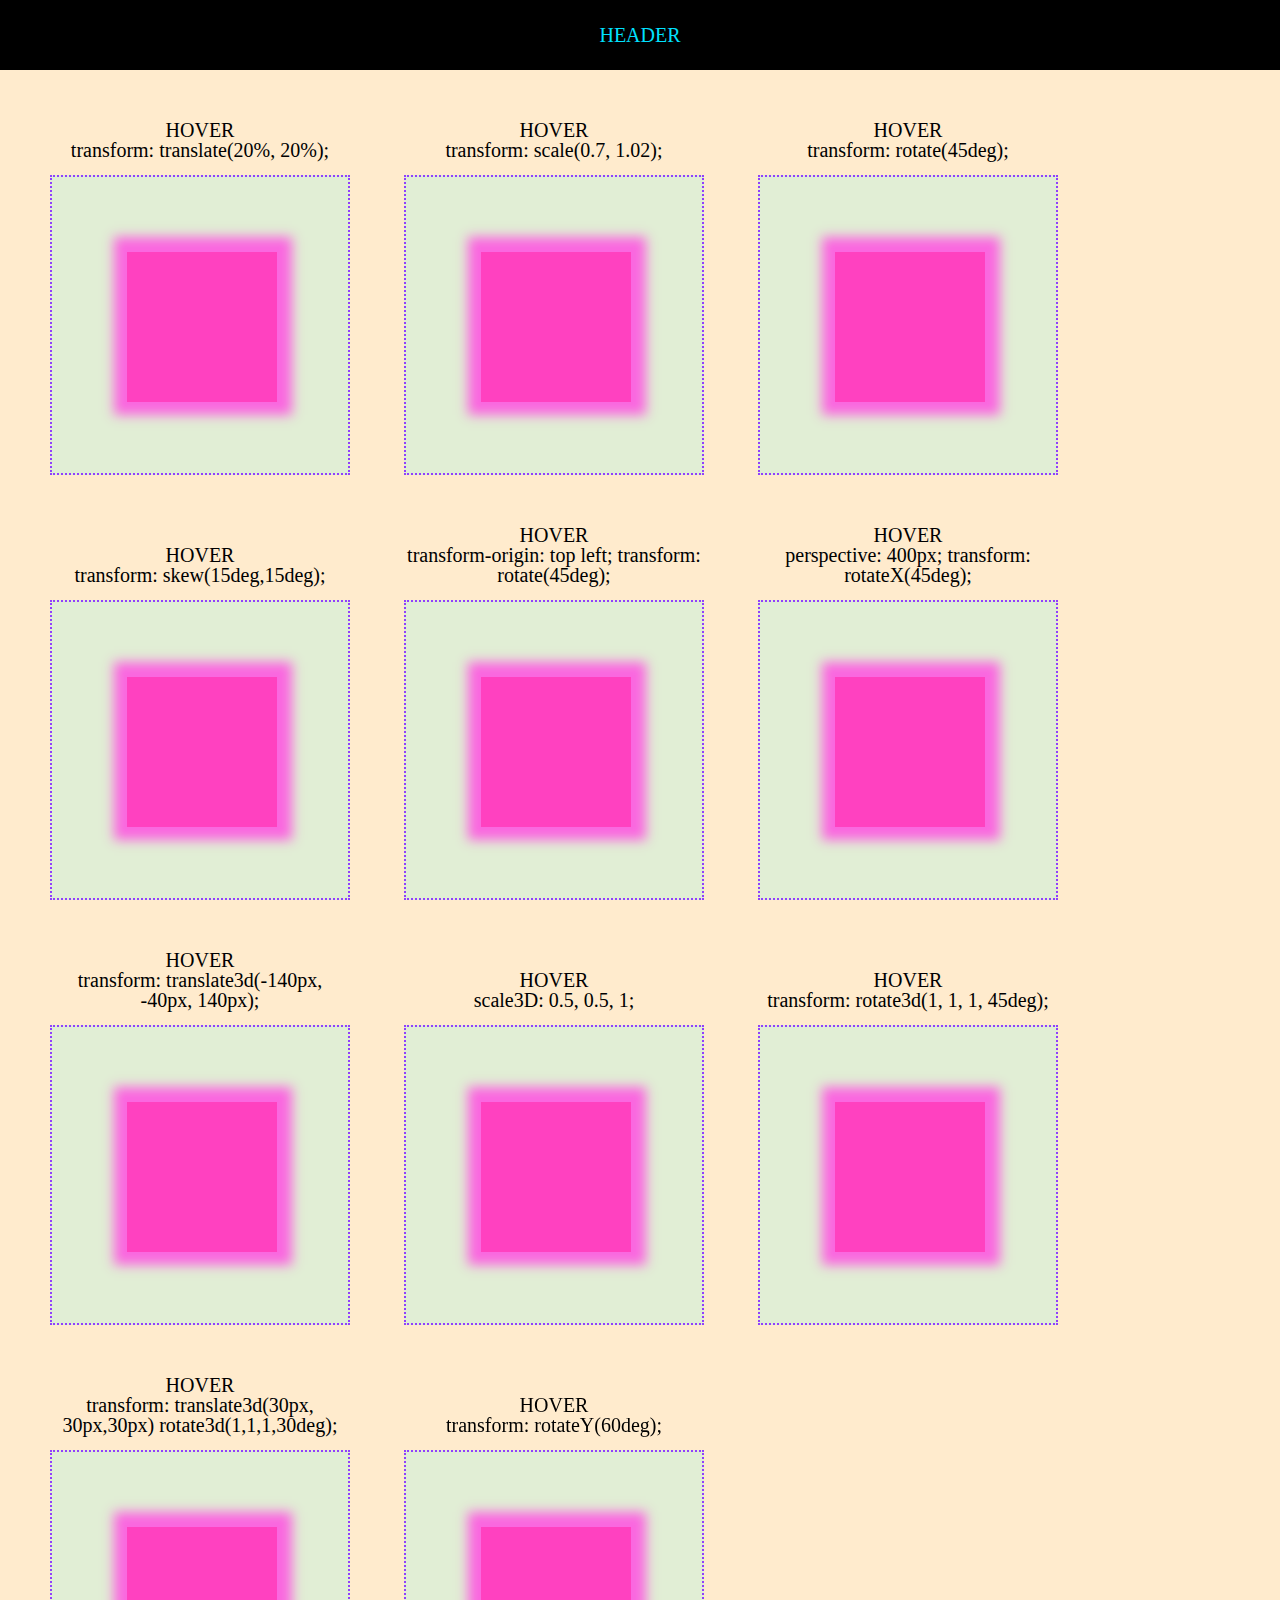
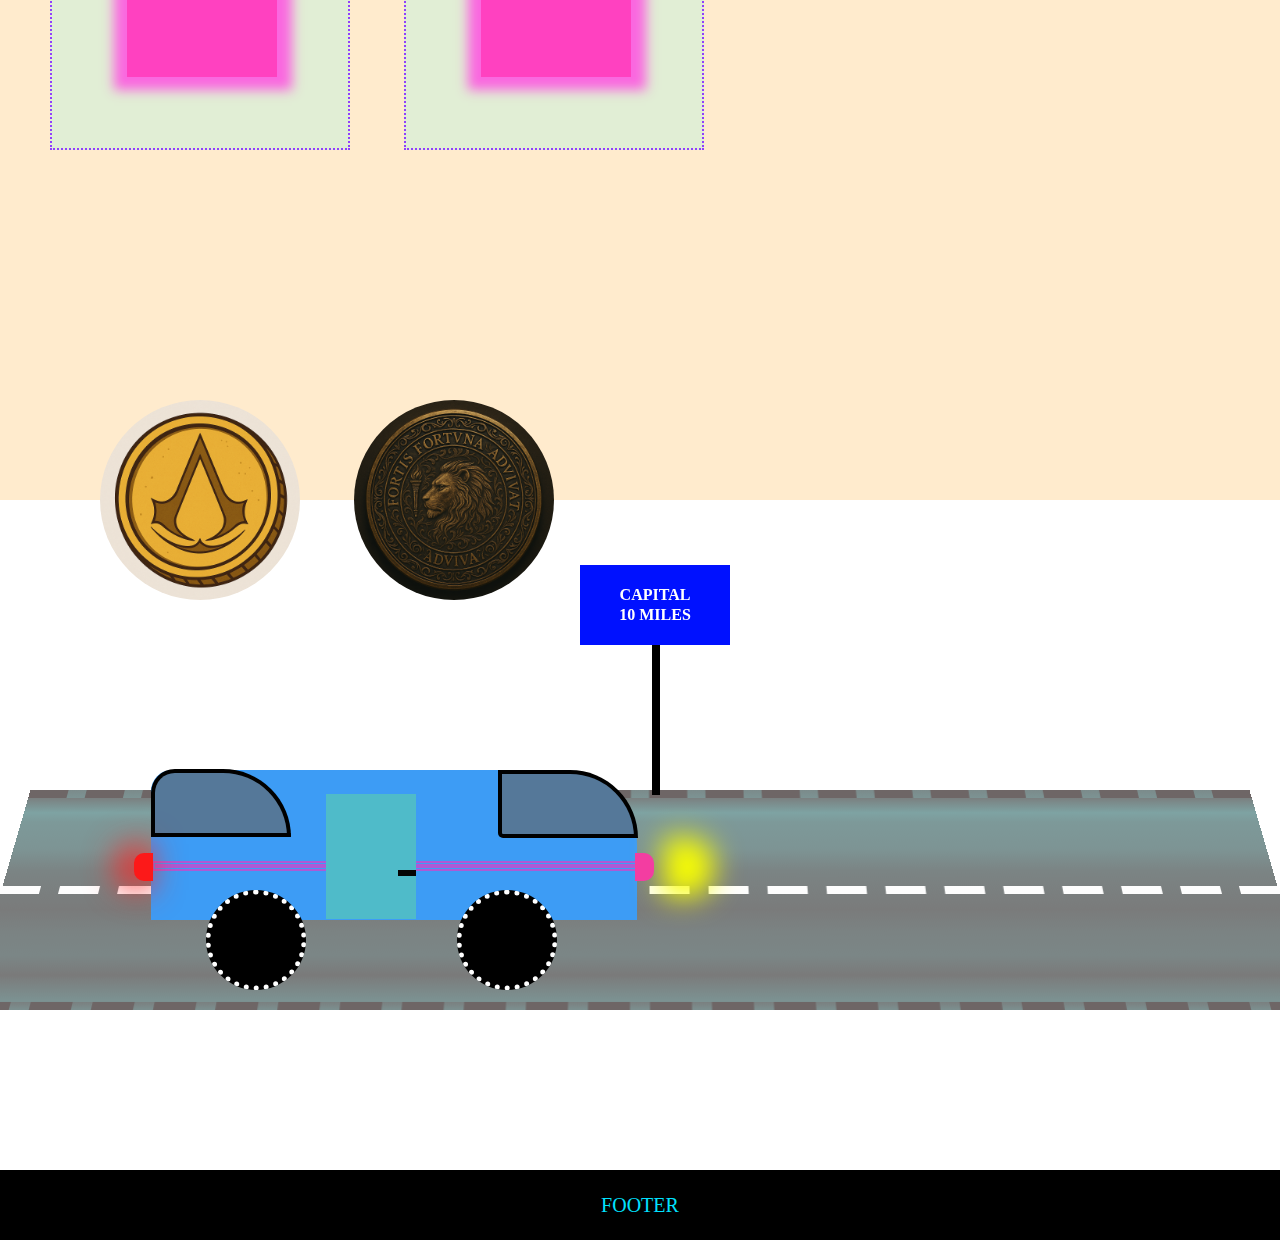
<file: lessons_11/index.html>
<!DOCTYPE html>
<html lang="en">

   <head>
      <meta charset="UTF-8">
      <meta name="viewport" content="width=device-width, initial-scale=1.0">
      <link rel="stylesheet" href="css/style.css">
      <link
         href="https://fonts.googleapis.com/css?family=Poppins:regular,500"
         rel="stylesheet" />

      <title>Lesson11</title>
   </head>
   <body>
      <div class="wrapper">
         <header class="header">
            HEADER
         </header>
         <main class="page">
            <section class="test">
               <div class="test__body test__body--margin">
                  <div class="test__block-discription">
                     <h2 class="test__title">HOVER</h2>
                     <p class="test__text">transform: translate(20%,
                        20%);</p>
                  </div>
                  <div class="test__block  test__block--size-color">
                     <div class="test__item"></div>
                  </div>
               </div>
               <div class="test__body test__body--margin">
                  <div class="test__block-discription">
                     <h2 class="test__title">HOVER</h2>
                     <p class="test__text">transform: scale(0.7, 1.02);</p>
                  </div>
                  <div class="test__block  test__block--size-color">
                     <div class="test__item"></div>
                  </div>
               </div>
               <div class="test__body test__body--margin">
                  <div class="test__block-discription">
                     <h2 class="test__title">HOVER</h2>
                     <p class="test__text">transform: rotate(45deg);</p>
                  </div>
                  <div class="test__block  test__block--size-color">
                     <div class="test__item"></div>
                  </div>
               </div>
               <div class="test__body test__body--margin">
                  <div class="test__block-discription">
                     <h2 class="test__title">HOVER</h2>
                     <p class="test__text">transform: skew(15deg,15deg);</p>
                  </div>
                  <div class="test__block  test__block--size-color">
                     <div class="test__item"></div>
                  </div>
               </div>
               <div class="test__body test__body--margin">
                  <div class="test__block-discription">
                     <h2 class="test__title">HOVER</h2>
                     <p class="test__text">transform-origin: top left;
                        transform: rotate(45deg);</p>
                  </div>
                  <div class="test__block  test__block--size-color">
                     <div class="test__item test__item--orig"></div>
                  </div>
               </div>
               <div
                  class="test__body test__body--perspective test__body--margin">
                  <div class="test__block-discription">
                     <h2 class="test__title">HOVER</h2>
                     <p class="test__text"> perspective: 400px; transform:
                        rotateX(45deg);</p>
                  </div>
                  <div class="test__block  test__block--size-color">
                     <div
                        class="test__item test__item--perspective"></div>
                  </div>
               </div>
               <div
                  class="test__body test__body--perspective test__body--margin">
                  <div class="test__block-discription">
                     <h2 class="test__title">HOVER</h2>
                     <p class="test__text">transform:
                        translate3d(-140px, -40px, 140px);</p>
                  </div>
                  <div class="test__block  test__block--size-color">
                     <div class="test__item "></div>
                  </div>
               </div>
               <div
                  class="test__body test__body--perspective test__body--margin">
                  <div class="test__block-discription">
                     <h2 class="test__title">HOVER</h2>
                     <p class="test__text">scale3D: 0.5, 0.5, 1;</p>
                  </div>
                  <div class="test__block  test__block--size-color">
                     <div class="test__item "></div>
                  </div>
               </div>
               <div
                  class="test__body test__body--perspective test__body--margin">
                  <div class="test__block-discription">
                     <h2 class="test__title">HOVER</h2>
                     <p class="test__text">transform: rotate3d(1, 1, 1,
                        45deg);</p>
                  </div>
                  <div class="test__block  test__block--size-color">
                     <div class="test__item "></div>
                  </div>
               </div>
               <div
                  class="test__body test__body--perspective test__body--margin">
                  <div class="test__block-discription">
                     <h2 class="test__title">HOVER</h2>
                     <p class="test__text">transform: translate3d(30px,
                        30px,30px) rotate3d(1,1,1,30deg);</p>
                  </div>
                  <div class="test__block  test__block--size-color">
                     <div class="test__item "></div>
                  </div>
               </div>
               <div class="test__body test__body--preserve test__body--margin">
                  <div class="test__block-discription">
                     <h2 class="test__title">HOVER</h2>
                     <p class="test__text">transform: rotateY(60deg);</p>
                  </div>
                  <div class="test__block  test__block--size-color">
                     <div class="test__item "></div>
                  </div>
               </div>
               <div class="coin">
                  <div class="coin__inner">
                     <div class="coin__body coin__body--margin">
                        <div class="coin__front coin__front--test">
                           <img class="coin__img-front"
                              src="img/face__coin.png"
                              alt="coin-front">
                        </div>
                        <div class="coin__back coin__back--test">
                           <img class="coin__img-back" src="img/coin.png"
                              alt="coin-back">
                        </div>
                     </div>
                     <div class="coin__body coin__body--position">
                        <div class="coin__back">
                           <img class="coin__img-back" src="img/coin.png"
                              alt="coin-front">
                        </div>
                        <div class="coin__front">
                           <img class="coin__img-front"
                              src="img/face__coin.png"
                              alt="coin-back">
                        </div>
                     </div>
                  </div>
               </div>
            </section>
            <section class="cover">
               <div class="machine">
                  <div class="machine__road-decor"></div>
                  <div class="machine__road"></div>
                  <div class="machine__road-sign">
                     <p>capital <br>10 miles</p>
                  </div>
                  <div class="machine__road-pillar"></div>
               </div>
               <div class="car">
                  <div class="car__line"></div>
                  <div class="car__front-light"></div>
                  <div class="car__back-light"></div>
                  <div class="car__windows-first"></div>
                  <div class="car__windows-second"></div>
                  <div class="car__door">
                     <div class="car__handle-door"></div>
                  </div>
                  <div class="car__weel-one"></div>
                  <div class="car__weel-two"></div>
               </div>
            </section>
         </main>
         <footer class="footer">
            FOOTER
         </footer>
      </div>
   </body>
</html>
</file>
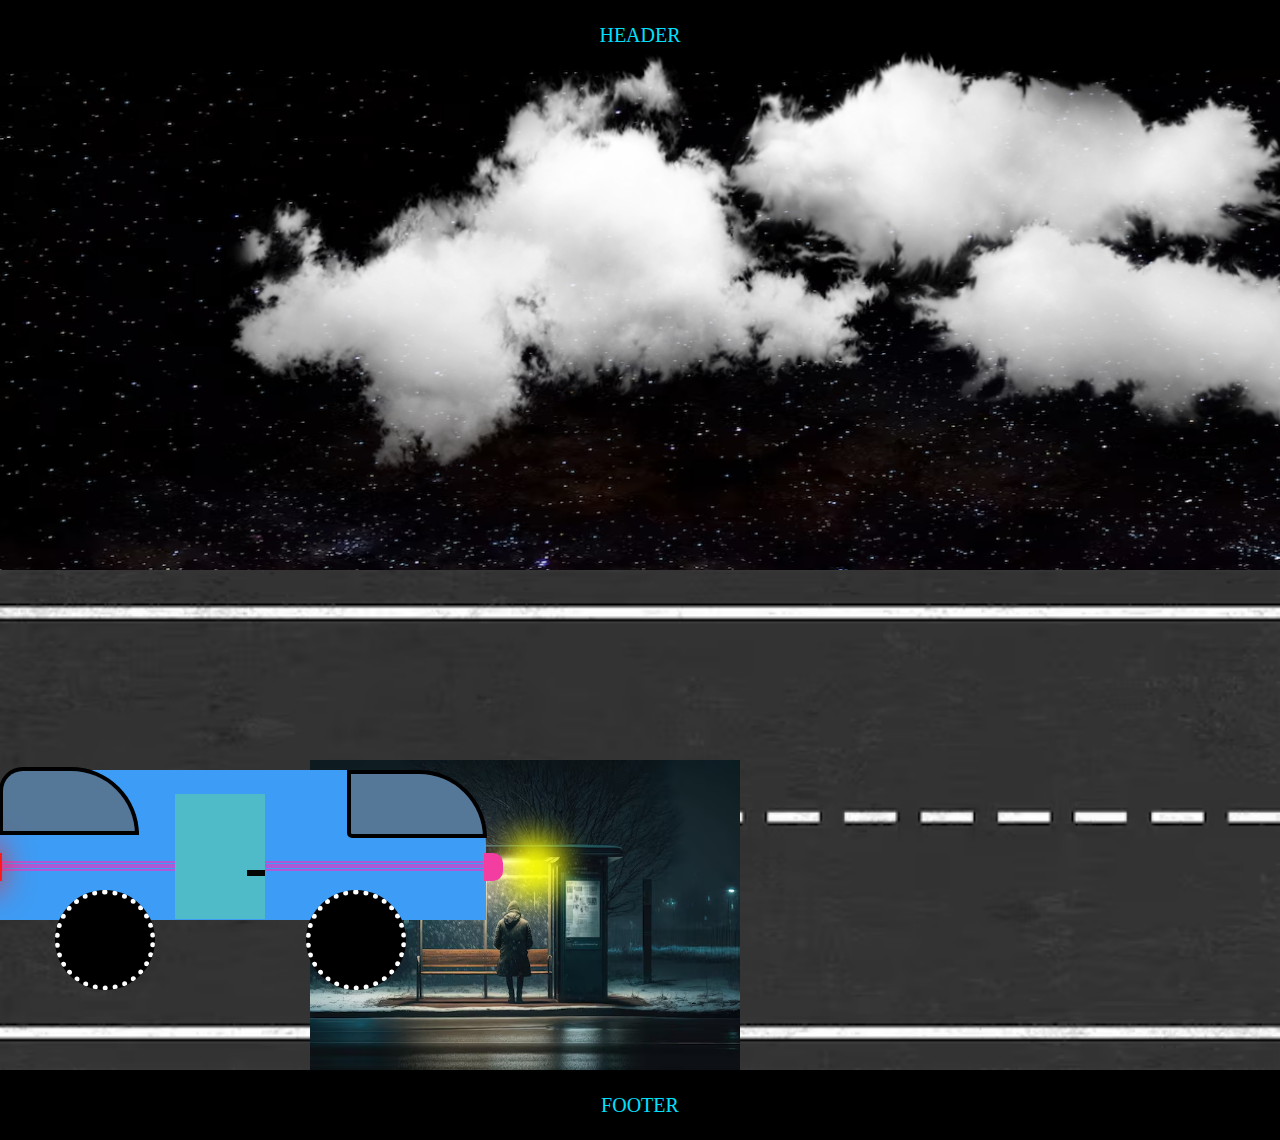
<file: lessons_12/index.html>
<!DOCTYPE html>
<html lang="en">

   <head>
      <meta charset="UTF-8">
      <meta name="viewport" content="width=device-width, initial-scale=1.0">
      <link rel="stylesheet" href="css/style.css">
      <link
         href="https://fonts.googleapis.com/css?family=Poppins:regular,500"
         rel="stylesheet" />

      <title>Lesson12</title>
   </head>
   <body>
      <div class="wrapper">
         <header class="header">
            HEADER
         </header>
         <main class="page">
            <section class="cover">
               <div class="cloud"><img src="img/cloud.png" alt="cloud"></div>
               <div class="bus-stop"><img src="img/bus__stop.avif"
                     alt="bus stop"></div>
               <div class="sky"><img src="img/sky.avif" alt="sky"></div>
               <div class="road"><img src="img/road.avif" alt="road"></div>
               <div class="wrap">
                  <div class="car">
                     <div class="car__line"></div>
                     <div class="car__front-light"></div>
                     <div class="car__back-light"></div>
                     <div class="car__windows-first"></div>
                     <div class="car__windows-second"></div>
                     <div class="car__door">
                        <div class="car__handle-door"></div>
                     </div>
                     <div class="car__weel-one"></div>
                     <div class="car__weel-two"></div>
                  </div>
               </div>
            </section>
         </main>
         <footer class="footer">
            FOOTER
         </footer>
      </div>
   </body>
</html>
</file>
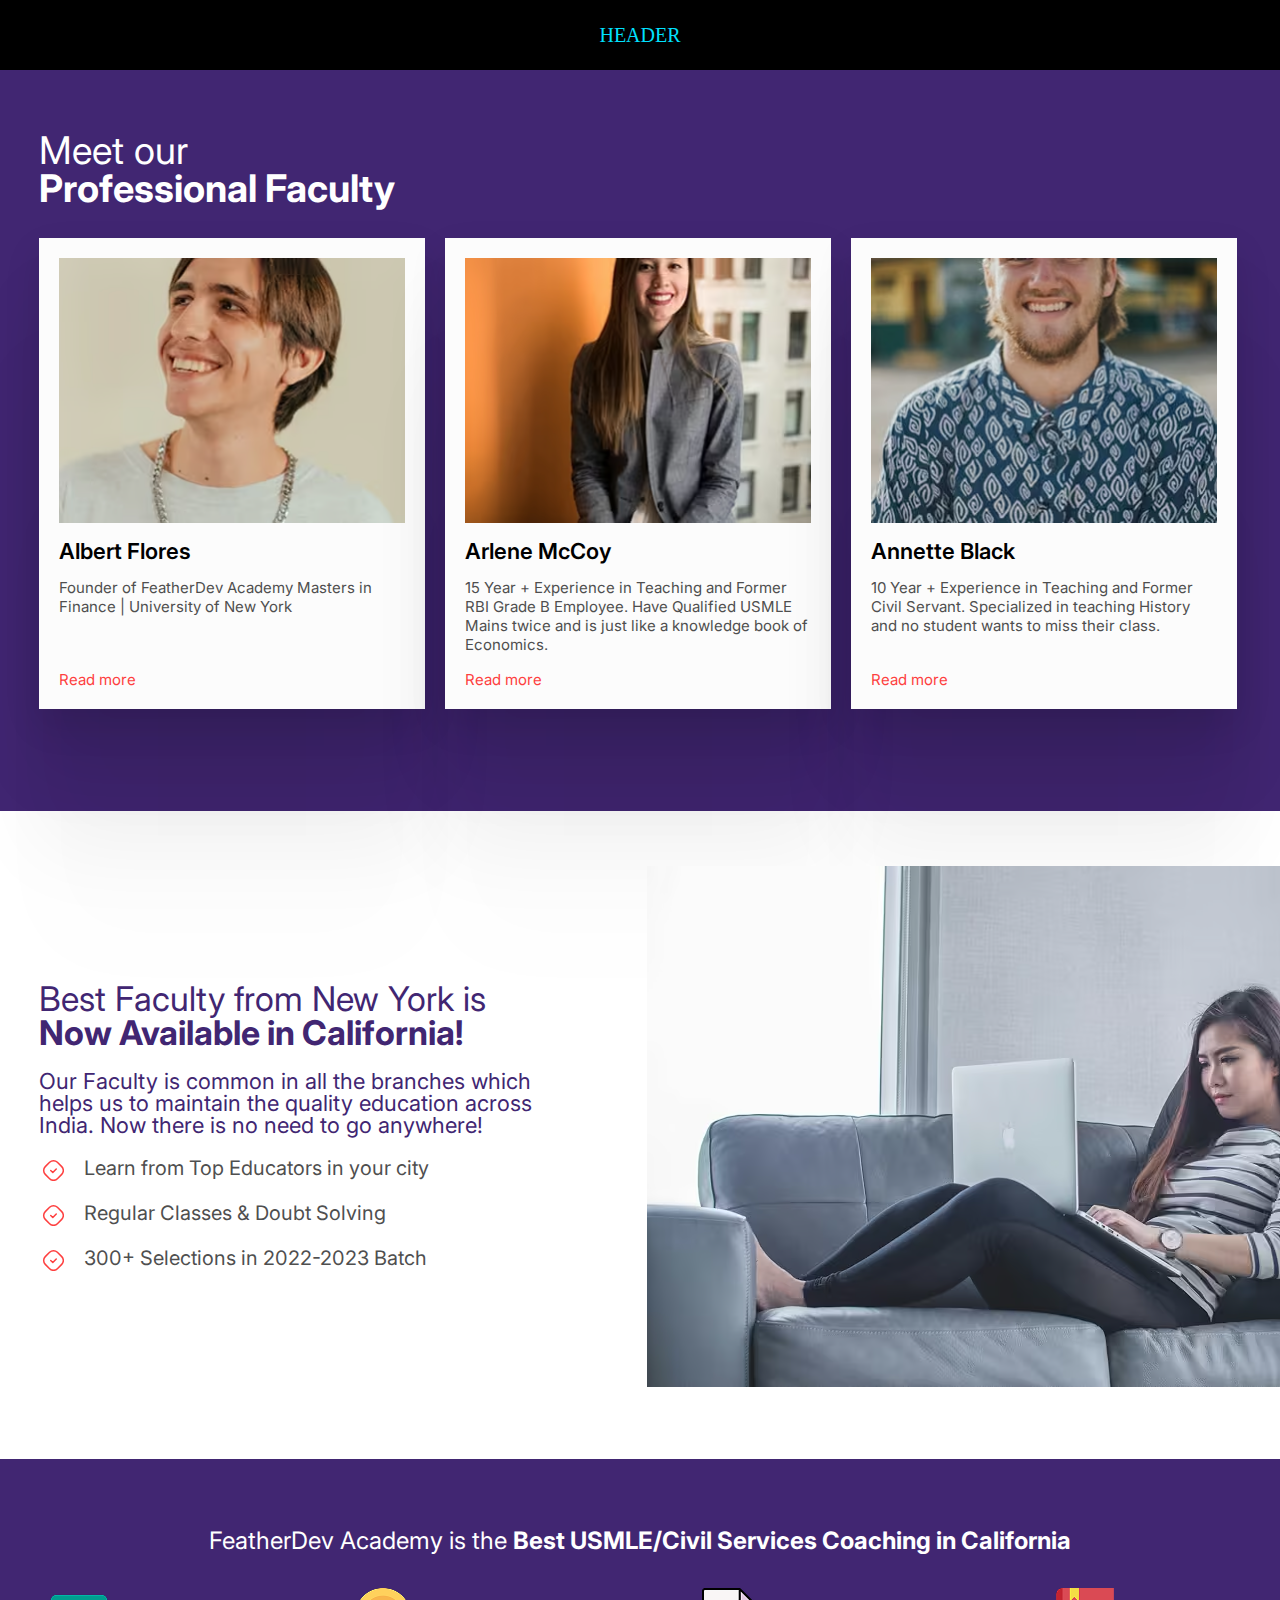
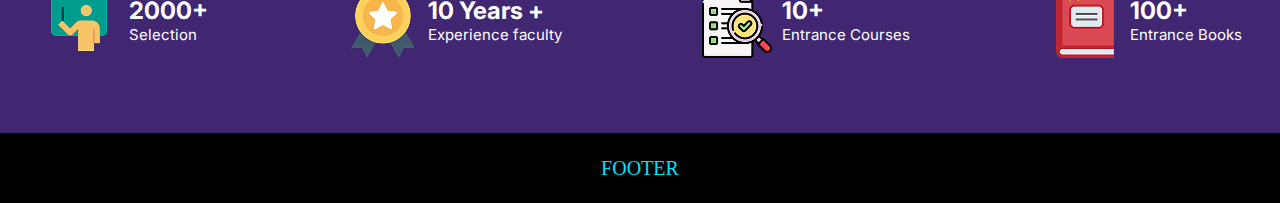
<file: lessons_13/index.html>
<!DOCTYPE html>
<html lang="en">

   <head>
      <meta charset="UTF-8">
      <meta name="viewport" content="width=device-width, initial-scale=1.0">
      <link rel="stylesheet" href="css/style.css">
      <link
         href="https://fonts.googleapis.com/css?family=Inter:regular,500,600,700,800"
         rel="stylesheet" />

      <title>Lesson13</title>
   </head>
   <body>
      <div class="wrapper">
         <header class="header">
            HEADER
         </header>
         <main class="page">
            <section class="faculty">
               <div class="faculty__container">
                  <div class="faculty__title">
                     <h1>
                        Meet our
                        <span>Professional Faculty</span>
                     </h1>
                  </div>
                  <div class="faculty__items">
                     <div class="faculty__item">
                        <div class="faculty__image">
                           <img src="img/albert.avif" alt="a man named albert">
                        </div>
                        <div class="faculty__sub-title">
                           <h2>Albert Flores</h2>
                        </div>
                        <div class="faculty__text">
                           <p>Founder of FeatherDev Academy Masters in Finance |
                              University of New York </p>
                        </div>
                        <div class="button">
                           <a class="faculty__link" href="#">Read more</a>
                        </div>
                     </div>
                     <div class="faculty__item">
                        <div class="faculty__image">
                           <img src="img/arlene.avif"
                              alt="a woman named arlene">
                        </div>
                        <div class="faculty__sub-title">
                           <h2>Arlene McCoy</h2>
                        </div>
                        <div class="faculty__text">
                           <p>15 Year + Experience in Teaching and Former RBI
                              Grade B Employee. Have Qualified USMLE Mains twice
                              and is just like a knowledge book of
                              Economics.</p>
                        </div>
                        <div class="button">
                           <a class="faculty__link" href="#">Read more</a>
                        </div>
                     </div>
                     <div class="faculty__item">
                        <div class="faculty__image">
                           <img src="img/annette.avif"
                              alt="a man named annette">
                        </div>
                        <div class="faculty__sub-title">
                           <h2>Annette Black</h2>
                        </div>
                        <div class="faculty__text">
                           <p>10 Year + Experience in Teaching and Former Civil
                              Servant. Specialized in teaching History and no
                              student wants to miss their class.</p>
                        </div>
                        <div class="button">
                           <a class="faculty__link" href="#">Read more</a>
                        </div>
                     </div>
                  </div>
               </div>
            </section>
            <section class="info">
               <div class="info__container">
                  <div class="info__content">
                     <div class="info__discription">
                        <h2 class="info__title">Best Faculty from New York
                           is <span>Now Available in California!</span>
                        </h2>
                        <div class="info__text">
                           <p>Our Faculty is common in all the branches which
                              helps
                              us to maintain the quality education across India.
                              Now there is no need to go anywhere!</p>
                        </div>
                        <ul class="info__list list-info">
                           <li class="list-info__item">Learn from Top Educators
                              in your city</li>
                           <li class="list-info__item">Regular Classes & Doubt
                              Solving</li>
                           <li class="list-info__item">300+ Selections in
                              2022-2023 Batch</li>
                        </ul>
                     </div>
                     <div class="info__image">
                        <img src="img/girl-with-laptop.avif"
                           alt="girl with laptop">
                     </div>
                  </div>
               </div>
            </section>
            <section class="advantages">
               <div class="advantages__container">
                  <h2 class="advantages__title">
                     FeatherDev Academy is the <span>Best USMLE/Civil Services
                        Coaching in California</span>
                  </h2>
                  <div class="advantages__content">
                     <ul class="advantages__list">
                        <li class="advantages__item">
                           <div class="advantages__icons">
                              <img class="advantages__icon"
                                 src="img/adv_img-1.png"
                                 alt="img selection">
                           </div>
                           <div class="advantages__text">
                              <p class="advantages__score">2000+</p>
                              <p class="advantages__name">Selection</p>
                           </div>
                        </li>
                        <li class="advantages__item">
                           <div class="advantages__icons">
                              <img class="advantages__icon"
                                 src="img/adv_img-2.png"
                                 alt="img experience faculty">
                           </div>
                           <div class="advantages__text">
                              <p class="advantages__score">10 Years +</p>
                              <p class="advantages__name">Experience faculty</p>
                           </div>
                        </li>
                        <li class="advantages__item">
                           <div class="advantages__icons">
                              <img class="advantages__icon"
                                 src="img/adv_img-3.png"
                                 alt="img Entrance Courses">
                           </div>
                           <div class="advantages__text">
                              <p class="advantages__score">10+</p>
                              <p class="advantages__name">Entrance Courses</p>
                           </div>
                        </li>
                        <li class="advantages__item">
                           <div class="advantages__icons">
                              <img class="advantages__icon"
                                 src="img/adv_img-4.png"
                                 alt="img Entrance Books">
                           </div>
                           <div class="advantages__text">
                              <p class="advantages__score">100+</p>
                              <p class="advantages__name">Entrance Books</p>
                           </div>
                        </li>
                     </ul>
                  </div>
               </div>
            </section>
         </main>
         <footer class="footer">
            FOOTER
         </footer>
      </div>
   </body>
</html>
</file>
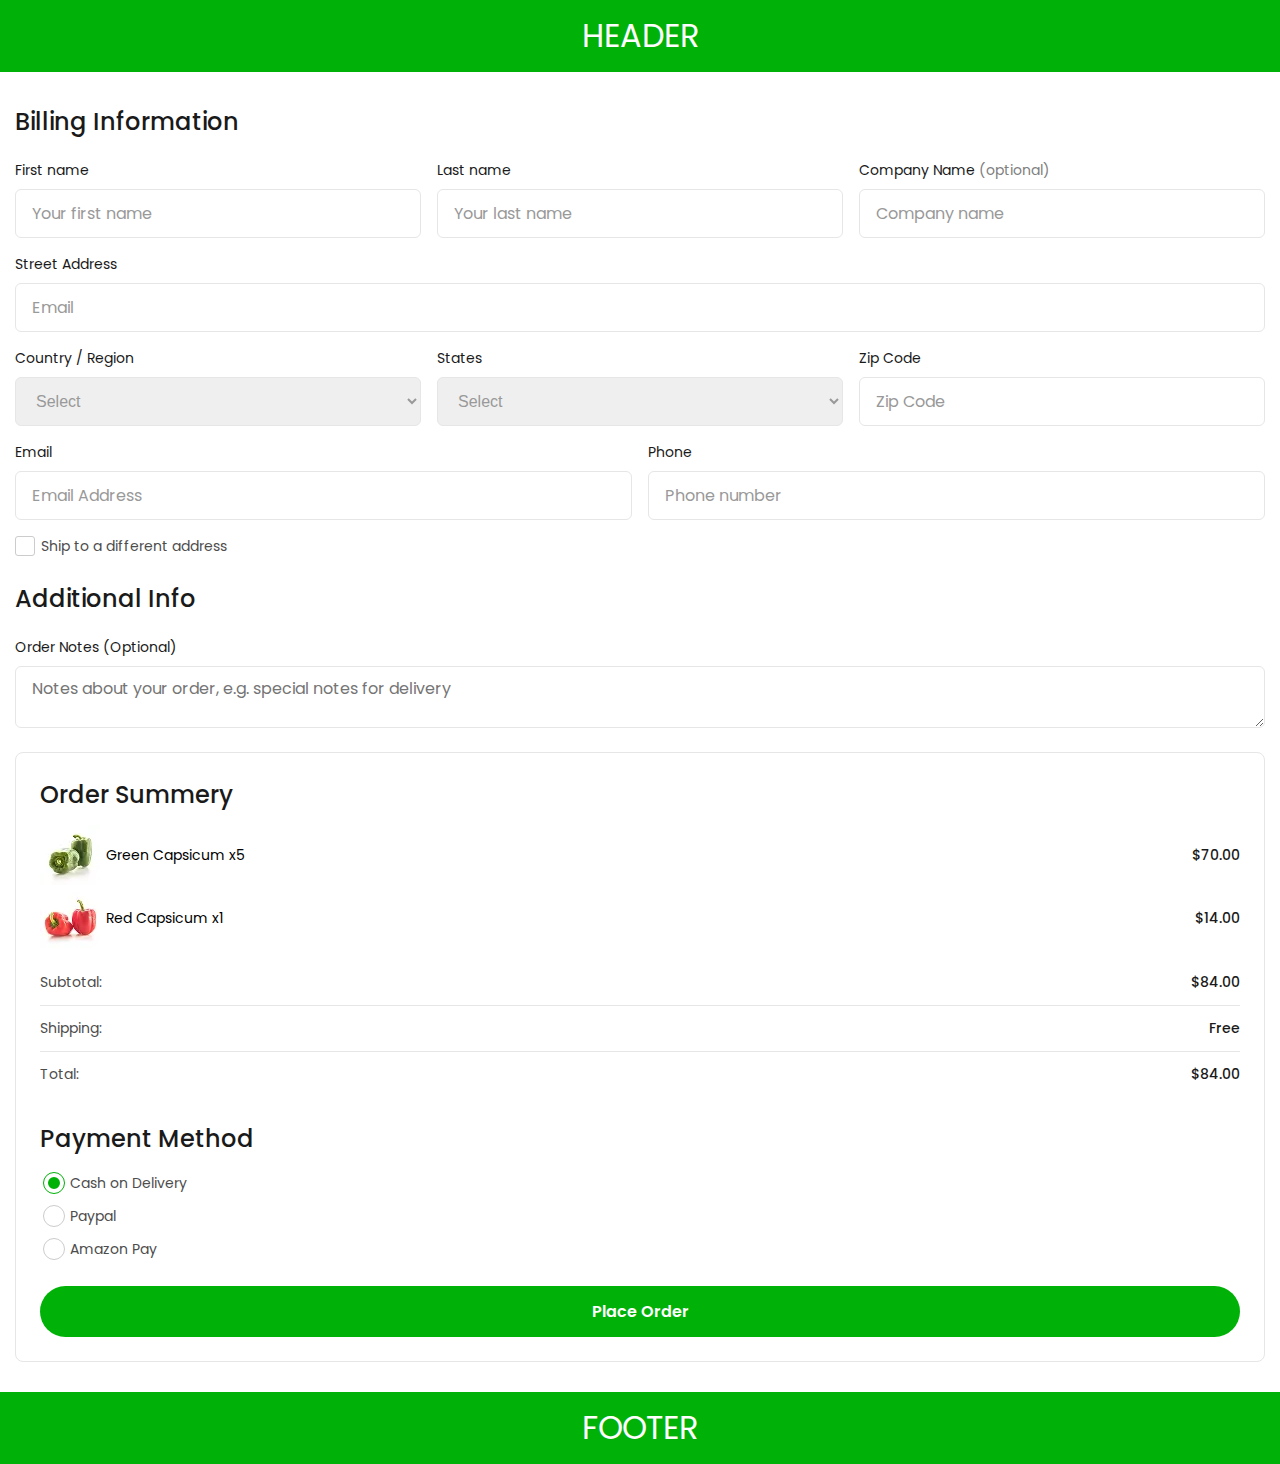
<file: lessons_14/index.html>
<!DOCTYPE html>
<html lang="en">
   <head>
      <meta charset="UTF-8">
      <meta name="viewport" content="width=device-width, initial-scale=1.0">
      <link rel="stylesheet" href="css/style.css">
      <link
         href="https://fonts.googleapis.com/css?family=Poppins:regular,500,600"
         rel="stylesheet" />
      <title>Lesson 14</title>
   </head>
   <body>
      <div class="wrapper">
         <header class="header">
            header
         </header>
         <main class="page">
            <section class="billing-information">
               <div class="billing-information__container">
                  <form class="billing-information__form"
                     action="#" method="get" enctype="multipart/form-data">
                     <div class="billing-information__body">
                        <h1 class="billing-information__title title">
                           Billing Information
                        </h1>
                        <div class="billing-information__items">
                           <div class="billing-information__item">
                              <label class="billing-information__label"
                                 for="first-name">
                                 First name
                              </label>
                              <input class="billing-information__input"
                                 type="text" placeholder="Your first name"
                                 name="form[]" autocomplete="off"
                                 id="first-name" required>
                           </div>
                           <div class="billing-information__item">
                              <label class="billing-information__label"
                                 for="last-name">
                                 Last name
                              </label>
                              <input class="billing-information__input"
                                 type="text" placeholder="Your last name"
                                 name="form[]" autocomplete="off"
                                 id="last-name" required>
                           </div>
                           <div class="billing-information__item">
                              <label class="billing-information__label"
                                 for="company-name">
                                 Company Name <span>(optional)</span>
                              </label>
                              <input class="billing-information__input"
                                 type="text" placeholder="Company name"
                                 name="form[]" autocomplete="off"
                                 id="company-name">
                           </div>
                        </div>
                        <div class="billing-information__items">
                           <div class="billing-information__item">
                              <label class="billing-information__label"
                                 for="address">
                                 Street Address
                              </label>
                              <input
                                 class="billing-information__input"
                                 type="text" placeholder="Email"
                                 name="form[]" autocomplete="on"
                                 id="address" required>
                           </div>
                        </div>
                        <div class="billing-information__items">
                           <div class="billing-information__item">
                              <label class="billing-information__label"
                                 for="country">
                                 Country / Region
                              </label>
                              <select class="billing-information__select"
                                 name="form[]" id="country" required>
                                 <option selected value>Select</option>
                                 <option value="country-1">Ukraine</option>
                                 <option value="country-2">
                                    United State of America</option>
                              </select>
                           </div>
                           <div class="billing-information__item">
                              <label class="billing-information__label"
                                 for="states">
                                 States
                              </label>
                              <select class="billing-information__select"
                                 required
                                 name="form[]" id="states">
                                 <option selected value>Select</option>
                                 <option value="states-1">Kyiv</option>
                                 <option value="states-2">Odessa</option>
                                 <option value="states-3">Lviv</option>
                                 <option value="states-4">Dnipro</option>
                                 <option value="states-5">Florida</option>
                                 <option value="states-6">Colorado</option>
                                 <option value="states-7">California</option>
                                 <option value="states-8">Arkansas</option>
                              </select>
                           </div>
                           <div class="billing-information__item">
                              <label class="billing-information__label"
                                 for="zip-code">
                                 Zip Code
                              </label>
                              <input class="billing-information__input"
                                 type="number" placeholder="Zip Code"
                                 name="form[]" autocomplete="off"
                                 id="zip-code" required>
                           </div>
                        </div>
                        <div class="billing-information__items">
                           <div class="billing-information__item">
                              <label class="billing-information__label"
                                 for="email">
                                 Email
                              </label>
                              <input class="billing-information__input"
                                 type="email" placeholder="Email Address"
                                 name="form[]" autocomplete="on"
                                 id="email" required>
                           </div>
                           <div class="billing-information__item">
                              <label class="billing-information__label"
                                 for="phone">
                                 Phone
                              </label>
                              <input class="billing-information__input"
                                 type="tel" placeholder="Phone number"
                                 name="form[]" autocomplete="off"
                                 id="phone" required>
                           </div>
                        </div>
                        <div class="billing-information__items">
                           <label class="billing-information__item">
                              <input
                                 class="billing-information__input billing-information__input--checkbox"
                                 name="form[]" type="checkbox" required>
                              <span
                                 class="billing-information__label billing-information__label--checkbox">
                                 Ship to a different address
                              </span>
                           </label>
                        </div>

                        <div class="additional-info">
                           <h2 class="additional-info__title title">
                              Additional Info
                           </h2>
                           <label class="additional-info__label"
                              for="order-notes">Order Notes
                              (Optional)</label>
                           <textarea class="additional-info__textarea"
                              name="form[]" id="order-notes"
                              placeholder="Notes about your order, e.g. special notes for delivery"></textarea>
                        </div>
                     </div>
                     <div class="order-summery">
                        <h2 class="order-summery__title title">
                           Order Summery
                        </h2>
                        <div class="order-summery__top">
                           <div class="order-summery__items">
                              <div class="order-summery__item">
                                 <div class="order-summery__left">
                                    <a href="#" class="order-summery__name">
                                       <div class="order-summery__image">
                                          <img class="order-summery__img"
                                             src="img/green-capsicum.webp"
                                             alt="green-capsicum">
                                       </div>
                                       <div>
                                          Green Capsicum
                                          <span> x5</span>
                                       </div>
                                    </a>
                                 </div>
                                 <div class="order-summery__price">$70.00</div>
                              </div>
                              <div class="order-summery__item">
                                 <div class="order-summery__left">
                                    <a href="#" class="order-summery__name">
                                       <div class="order-summery__image">
                                          <img class="order-summery__img"
                                             src="img/red-capsicum.webp"
                                             alt="red-capsicum">
                                       </div>
                                       <div>
                                          Red Capsicum
                                          <span> x1</span>
                                       </div>
                                    </a>
                                 </div>
                                 <div class="order-summery__price">$14.00</div>
                              </div>
                           </div>
                           <div class="order-summery__total">
                              <div class="order-summery__name-total">Subtotal:
                                 <span>$84.00</span>
                              </div>
                              <div class="order-summery__name-total">Shipping:
                                 <span>Free</span>
                              </div>
                              <div class="order-summery__name-total">Total:
                                 <span>$84.00</span>
                              </div>
                           </div>
                        </div>
                        <div
                           class="order-summery__payment-method payment-method">
                           <h3 class="payment-method__title title">
                              Payment Method
                           </h3>
                           <div class="payment-method__items">
                              <label class="payment-method__item">
                                 <input class="payment-method__input"
                                    type="radio" name="form[item]" checked>
                                 <span class="payment-method__label">
                                    Cash on Delivery
                                 </span>
                              </label>
                           </div>
                           <div class="payment-method__items">
                              <label class="payment-method__item">
                                 <input class="payment-method__input"
                                    type="radio" name="form[item]">
                                 <span class="payment-method__label">
                                    Paypal
                                 </span>
                              </label>
                           </div>
                           <div class="payment-method__items">
                              <label class="payment-method__item">
                                 <input class="payment-method__input"
                                    type="radio" name="form[item]">
                                 <span class="payment-method__label">
                                    Amazon Pay
                                 </span>
                              </label>
                           </div>
                        </div>
                        <button class="order-summery__button"
                           type="submit">Place Order</button>
                     </div>

                  </form>
               </div>
            </section>
         </main>
         <footer class="footer">
            footer
         </footer>
      </div>
   </body>
</html>
</file>
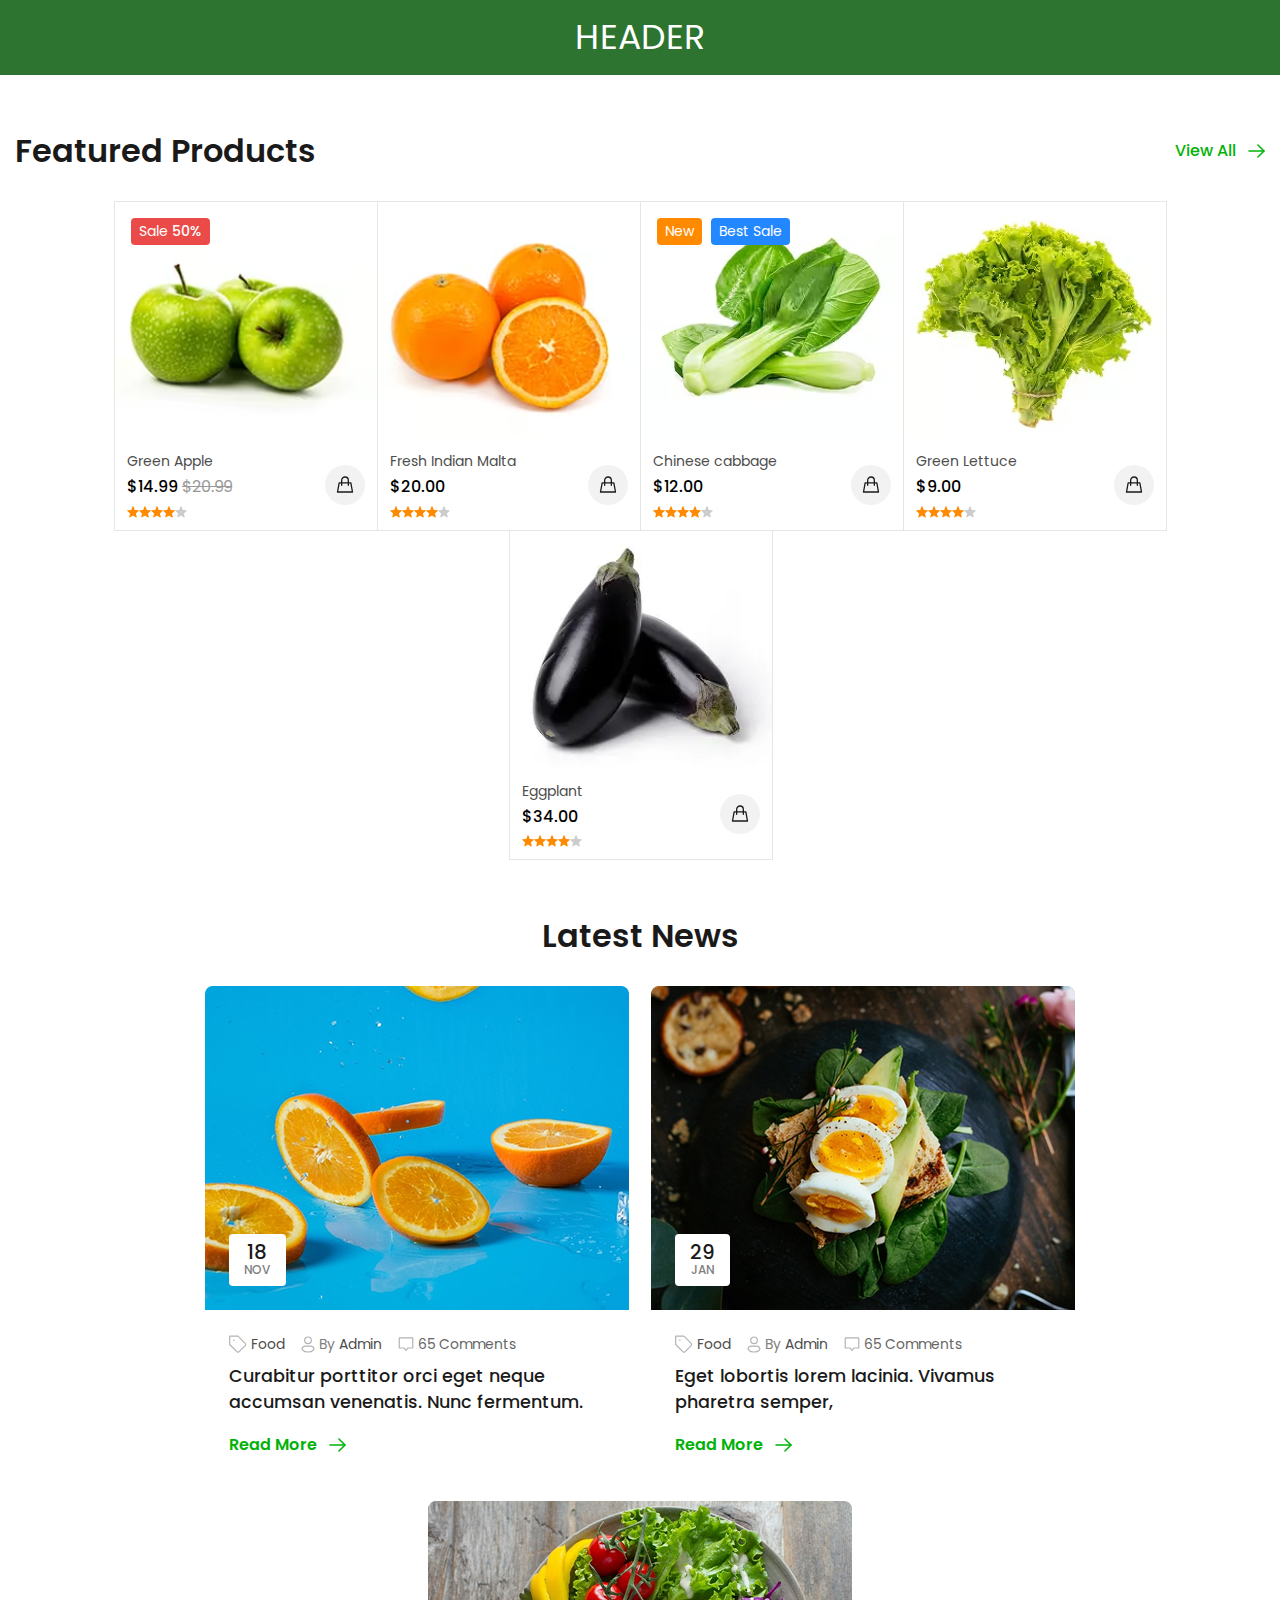
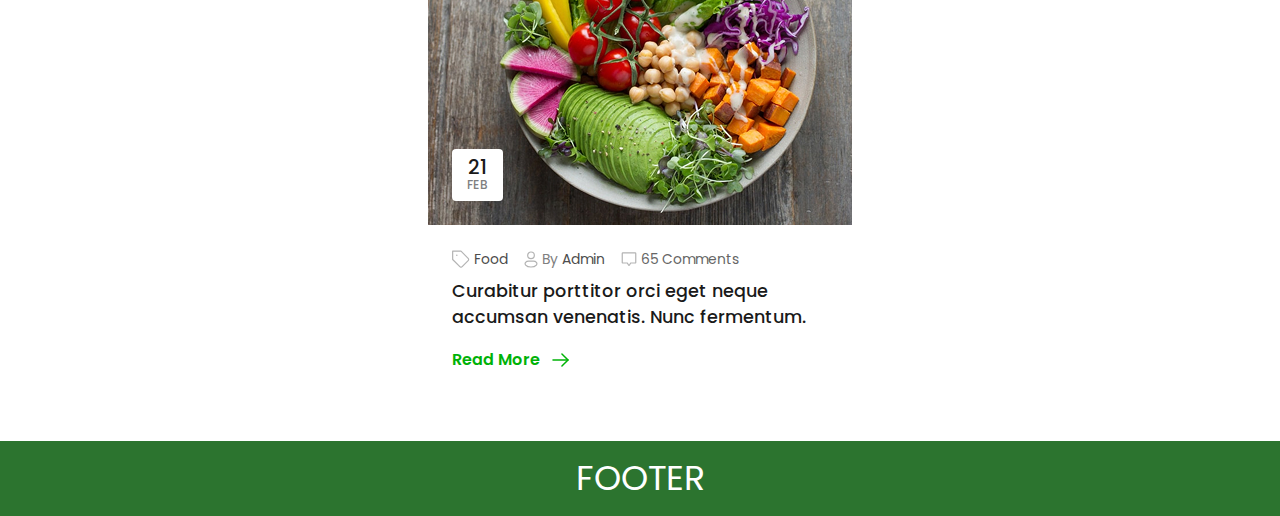
<file: lessons_15/index.html>
<!DOCTYPE html>
<html lang="en">

   <head>
      <meta charset="UTF-8">
      <meta name="viewport" content="width=device-width, initial-scale=1.0">
      <link rel="stylesheet" href="css/style.css">
      <link
         href="https://fonts.googleapis.com/css?family=Poppins:regular,500,600,700,800,900"
         rel="stylesheet" />
      <title>Lesson 15</title>
   </head>
   <body>
      <div class="wrapper">
         <header class="header">
            <div class="header__container">
               <div class="header__content">
                  HEADER
               </div>
            </div>
         </header>
         <main class="page">
            <section class="featured">
               <div class="featured__container">
                  <div class="featured__head">
                     <h1 class="featured__title title">Featured Products</h1>
                     <a class="featured__link" href="#">View All
                        <svg width="17" height="14" viewBox="0 0 17 14"
                           fill="none" xmlns="http://www.w3.org/2000/svg">
                           <path d="M16 7.00049H1" stroke="#00B307"
                              stroke-width="1.5" stroke-linecap="round"
                              stroke-linejoin="round" />
                           <path
                              d="M9.94995 0.975586L16 6.99959L9.94995 13.0246"
                              stroke="#00B307" stroke-width="1.5"
                              stroke-linecap="round" stroke-linejoin="round" />
                        </svg>

                     </a>
                  </div>
                  <div class="featured__items">
                     <div class="featured__item">
                        <a class="featured__image" href="#">
                           <img src="img/featured-apple.avif"
                              alt="green apple">
                        </a>
                        <div class="featured__label featured__label--sale">
                           <p>Sale <span>50%</span></p>
                        </div>
                        <div class="featured__click">
                           <a href="#">
                              <svg width="20" height="18" viewBox="0 0 20 18"
                                 fill="none" xmlns="http://www.w3.org/2000/svg">
                                 <path
                                    d="M9.9996 16.5453C-6.66672 7.33354 4.99993 -2.66646 9.9996 3.65692C14.9999 -2.66646 26.6666 7.33354 9.9996 16.5453Z"
                                    stroke="#1A1A1A" stroke-width="1.5" />
                              </svg>
                           </a>
                           <a href="#">
                              <svg width="20" height="16" viewBox="0 0 20 16"
                                 fill="none" xmlns="http://www.w3.org/2000/svg">
                                 <path
                                    d="M10 1.54102C3.75 1.54102 1.25 8.00007 1.25 8.00007C1.25 8.00007 3.75 14.4577 10 14.4577C16.25 14.4577 18.75 8.00007 18.75 8.00007C18.75 8.00007 16.25 1.54102 10 1.54102V1.54102Z"
                                    stroke="#1A1A1A" stroke-width="1.5"
                                    stroke-linecap="round"
                                    stroke-linejoin="round" />
                                 <path
                                    d="M10 11.125C10.8288 11.125 11.6237 10.7958 12.2097 10.2097C12.7958 9.62366 13.125 8.8288 13.125 8C13.125 7.1712 12.7958 6.37634 12.2097 5.79029C11.6237 5.20424 10.8288 4.875 10 4.875C9.1712 4.875 8.37634 5.20424 7.79029 5.79029C7.20424 6.37634 6.875 7.1712 6.875 8C6.875 8.8288 7.20424 9.62366 7.79029 10.2097C8.37634 10.7958 9.1712 11.125 10 11.125V11.125Z"
                                    stroke="#1A1A1A" stroke-width="1.5"
                                    stroke-linecap="round"
                                    stroke-linejoin="round" />
                              </svg>
                           </a>
                        </div>
                        <div class="featured__discription">
                           <div class="featured__info">
                              <div class="featured__name">
                                 <a href="#">Green Apple</a>
                              </div>
                              <div class="featured__price">
                                 <p>$14.99 <span>$20.99</span></p>
                              </div>
                              <div class="featured__ratings">
                                 <a class="featured__rating" href="#">
                                    <svg width="12" height="13"
                                       viewBox="0 0 10 10" fill="none"
                                       xmlns="http://www.w3.org/2000/svg">
                                       <path
                                          d="M5.2066 8.44091L7.57098 9.93866C7.87323 10.1299 8.24823 9.84528 8.1586 9.49241L7.47572 6.80553C7.45644 6.73069 7.45866 6.65192 7.48214 6.57829C7.50563 6.50465 7.54942 6.43914 7.60847 6.38928L9.72872 4.62491C10.007 4.39316 9.86372 3.93078 9.5056 3.90753L6.73697 3.72753C6.66243 3.72224 6.59093 3.69589 6.53078 3.65154C6.47063 3.6072 6.42431 3.54668 6.39722 3.47703L5.36448 0.876781C5.33635 0.802883 5.28644 0.739278 5.22134 0.6944C5.15624 0.649521 5.07904 0.625488 4.99998 0.625488C4.92091 0.625488 4.84371 0.649521 4.77861 0.6944C4.71351 0.739278 4.6636 0.802883 4.63548 0.876781L3.60273 3.47703C3.57569 3.54675 3.5294 3.60734 3.46925 3.65176C3.4091 3.69618 3.33756 3.72259 3.26298 3.72791L0.494351 3.90791C0.136601 3.93078 -0.00739908 4.39316 0.271226 4.62491L2.39148 6.38966C2.45047 6.43948 2.49421 6.50493 2.51769 6.57849C2.54118 6.65205 2.54344 6.73074 2.52423 6.80553L1.89123 9.29741C1.7836 9.72078 2.23398 10.0624 2.59623 9.83253L4.79373 8.44091C4.85549 8.40164 4.92716 8.38078 5.00035 8.38078C5.07354 8.38078 5.14521 8.40164 5.20697 8.44091H5.2066Z"
                                          fill="#ff8a00" />
                                    </svg>
                                 </a>
                                 <a class="featured__rating" href="#">
                                    <svg width="12" height="13"
                                       viewBox="0 0 10 10" fill="none"
                                       xmlns="http://www.w3.org/2000/svg">
                                       <path
                                          d="M5.2066 8.44091L7.57098 9.93866C7.87323 10.1299 8.24823 9.84528 8.1586 9.49241L7.47572 6.80553C7.45644 6.73069 7.45866 6.65192 7.48214 6.57829C7.50563 6.50465 7.54942 6.43914 7.60847 6.38928L9.72872 4.62491C10.007 4.39316 9.86372 3.93078 9.5056 3.90753L6.73697 3.72753C6.66243 3.72224 6.59093 3.69589 6.53078 3.65154C6.47063 3.6072 6.42431 3.54668 6.39722 3.47703L5.36448 0.876781C5.33635 0.802883 5.28644 0.739278 5.22134 0.6944C5.15624 0.649521 5.07904 0.625488 4.99998 0.625488C4.92091 0.625488 4.84371 0.649521 4.77861 0.6944C4.71351 0.739278 4.6636 0.802883 4.63548 0.876781L3.60273 3.47703C3.57569 3.54675 3.5294 3.60734 3.46925 3.65176C3.4091 3.69618 3.33756 3.72259 3.26298 3.72791L0.494351 3.90791C0.136601 3.93078 -0.00739908 4.39316 0.271226 4.62491L2.39148 6.38966C2.45047 6.43948 2.49421 6.50493 2.51769 6.57849C2.54118 6.65205 2.54344 6.73074 2.52423 6.80553L1.89123 9.29741C1.7836 9.72078 2.23398 10.0624 2.59623 9.83253L4.79373 8.44091C4.85549 8.40164 4.92716 8.38078 5.00035 8.38078C5.07354 8.38078 5.14521 8.40164 5.20697 8.44091H5.2066Z"
                                          fill="#ff8a00" />
                                    </svg>
                                 </a>
                                 <a class="featured__rating" href="#">
                                    <svg width="12" height="13"
                                       viewBox="0 0 10 10" fill="none"
                                       xmlns="http://www.w3.org/2000/svg">
                                       <path
                                          d="M5.2066 8.44091L7.57098 9.93866C7.87323 10.1299 8.24823 9.84528 8.1586 9.49241L7.47572 6.80553C7.45644 6.73069 7.45866 6.65192 7.48214 6.57829C7.50563 6.50465 7.54942 6.43914 7.60847 6.38928L9.72872 4.62491C10.007 4.39316 9.86372 3.93078 9.5056 3.90753L6.73697 3.72753C6.66243 3.72224 6.59093 3.69589 6.53078 3.65154C6.47063 3.6072 6.42431 3.54668 6.39722 3.47703L5.36448 0.876781C5.33635 0.802883 5.28644 0.739278 5.22134 0.6944C5.15624 0.649521 5.07904 0.625488 4.99998 0.625488C4.92091 0.625488 4.84371 0.649521 4.77861 0.6944C4.71351 0.739278 4.6636 0.802883 4.63548 0.876781L3.60273 3.47703C3.57569 3.54675 3.5294 3.60734 3.46925 3.65176C3.4091 3.69618 3.33756 3.72259 3.26298 3.72791L0.494351 3.90791C0.136601 3.93078 -0.00739908 4.39316 0.271226 4.62491L2.39148 6.38966C2.45047 6.43948 2.49421 6.50493 2.51769 6.57849C2.54118 6.65205 2.54344 6.73074 2.52423 6.80553L1.89123 9.29741C1.7836 9.72078 2.23398 10.0624 2.59623 9.83253L4.79373 8.44091C4.85549 8.40164 4.92716 8.38078 5.00035 8.38078C5.07354 8.38078 5.14521 8.40164 5.20697 8.44091H5.2066Z"
                                          fill="#ff8a00" />
                                    </svg>
                                 </a>
                                 <a class="featured__rating" href="#">
                                    <svg width="12" height="13"
                                       viewBox="0 0 10 10" fill="none"
                                       xmlns="http://www.w3.org/2000/svg">
                                       <path
                                          d="M5.2066 8.44091L7.57098 9.93866C7.87323 10.1299 8.24823 9.84528 8.1586 9.49241L7.47572 6.80553C7.45644 6.73069 7.45866 6.65192 7.48214 6.57829C7.50563 6.50465 7.54942 6.43914 7.60847 6.38928L9.72872 4.62491C10.007 4.39316 9.86372 3.93078 9.5056 3.90753L6.73697 3.72753C6.66243 3.72224 6.59093 3.69589 6.53078 3.65154C6.47063 3.6072 6.42431 3.54668 6.39722 3.47703L5.36448 0.876781C5.33635 0.802883 5.28644 0.739278 5.22134 0.6944C5.15624 0.649521 5.07904 0.625488 4.99998 0.625488C4.92091 0.625488 4.84371 0.649521 4.77861 0.6944C4.71351 0.739278 4.6636 0.802883 4.63548 0.876781L3.60273 3.47703C3.57569 3.54675 3.5294 3.60734 3.46925 3.65176C3.4091 3.69618 3.33756 3.72259 3.26298 3.72791L0.494351 3.90791C0.136601 3.93078 -0.00739908 4.39316 0.271226 4.62491L2.39148 6.38966C2.45047 6.43948 2.49421 6.50493 2.51769 6.57849C2.54118 6.65205 2.54344 6.73074 2.52423 6.80553L1.89123 9.29741C1.7836 9.72078 2.23398 10.0624 2.59623 9.83253L4.79373 8.44091C4.85549 8.40164 4.92716 8.38078 5.00035 8.38078C5.07354 8.38078 5.14521 8.40164 5.20697 8.44091H5.2066Z"
                                          fill="#ff8a00" />
                                    </svg>
                                 </a>
                                 <a class="featured__rating" href="#">
                                    <svg width="12" height="13"
                                       viewBox="0 0 10 10" fill="none"
                                       xmlns="http://www.w3.org/2000/svg">
                                       <path
                                          d="M5.2066 8.44091L7.57098 9.93866C7.87323 10.1299 8.24823 9.84528 8.1586 9.49241L7.47572 6.80553C7.45644 6.73069 7.45866 6.65192 7.48214 6.57829C7.50563 6.50465 7.54942 6.43914 7.60847 6.38928L9.72872 4.62491C10.007 4.39316 9.86372 3.93078 9.5056 3.90753L6.73697 3.72753C6.66243 3.72224 6.59093 3.69589 6.53078 3.65154C6.47063 3.6072 6.42431 3.54668 6.39722 3.47703L5.36448 0.876781C5.33635 0.802883 5.28644 0.739278 5.22134 0.6944C5.15624 0.649521 5.07904 0.625488 4.99998 0.625488C4.92091 0.625488 4.84371 0.649521 4.77861 0.6944C4.71351 0.739278 4.6636 0.802883 4.63548 0.876781L3.60273 3.47703C3.57569 3.54675 3.5294 3.60734 3.46925 3.65176C3.4091 3.69618 3.33756 3.72259 3.26298 3.72791L0.494351 3.90791C0.136601 3.93078 -0.00739908 4.39316 0.271226 4.62491L2.39148 6.38966C2.45047 6.43948 2.49421 6.50493 2.51769 6.57849C2.54118 6.65205 2.54344 6.73074 2.52423 6.80553L1.89123 9.29741C1.7836 9.72078 2.23398 10.0624 2.59623 9.83253L4.79373 8.44091C4.85549 8.40164 4.92716 8.38078 5.00035 8.38078C5.07354 8.38078 5.14521 8.40164 5.20697 8.44091H5.2066Z"
                                          fill="#CCCCCC" />
                                    </svg>
                                 </a>
                              </div>
                           </div>
                           <a class="featured__bag" href="#">
                              <svg width="18" height="17" viewBox="0 0 18 17"
                                 fill="none" xmlns="http://www.w3.org/2000/svg">
                                 <path
                                    d="M5.66667 6.83333H3.16667L1.5 16H16.5L14.8333 6.83333H12.3333M5.66667 6.83333V4.33333C5.66667 2.49239 7.15905 1 9 1V1C10.8409 1 12.3333 2.49238 12.3333 4.33333V6.83333M5.66667 6.83333H12.3333M5.66667 6.83333V9.33333M12.3333 6.83333V9.33333"
                                    stroke="#1A1A1A" stroke-width="1.3"
                                    stroke-linecap="round"
                                    stroke-linejoin="round" />
                              </svg>
                           </a>
                        </div>
                     </div>
                     <div class="featured__item">
                        <a class="featured__image" href="#">
                           <img src="img/featured-orange.avif"
                              alt="orange">
                        </a>
                        <div class="featured__click">
                           <a href="#">
                              <svg width="20" height="18" viewBox="0 0 20 18"
                                 fill="none" xmlns="http://www.w3.org/2000/svg">
                                 <path
                                    d="M9.9996 16.5453C-6.66672 7.33354 4.99993 -2.66646 9.9996 3.65692C14.9999 -2.66646 26.6666 7.33354 9.9996 16.5453Z"
                                    stroke="#1A1A1A" stroke-width="1.5" />
                              </svg>
                           </a>
                           <a href="#">
                              <svg width="20" height="16" viewBox="0 0 20 16"
                                 fill="none" xmlns="http://www.w3.org/2000/svg">
                                 <path
                                    d="M10 1.54102C3.75 1.54102 1.25 8.00007 1.25 8.00007C1.25 8.00007 3.75 14.4577 10 14.4577C16.25 14.4577 18.75 8.00007 18.75 8.00007C18.75 8.00007 16.25 1.54102 10 1.54102V1.54102Z"
                                    stroke="#1A1A1A" stroke-width="1.5"
                                    stroke-linecap="round"
                                    stroke-linejoin="round" />
                                 <path
                                    d="M10 11.125C10.8288 11.125 11.6237 10.7958 12.2097 10.2097C12.7958 9.62366 13.125 8.8288 13.125 8C13.125 7.1712 12.7958 6.37634 12.2097 5.79029C11.6237 5.20424 10.8288 4.875 10 4.875C9.1712 4.875 8.37634 5.20424 7.79029 5.79029C7.20424 6.37634 6.875 7.1712 6.875 8C6.875 8.8288 7.20424 9.62366 7.79029 10.2097C8.37634 10.7958 9.1712 11.125 10 11.125V11.125Z"
                                    stroke="#1A1A1A" stroke-width="1.5"
                                    stroke-linecap="round"
                                    stroke-linejoin="round" />
                              </svg>
                           </a>
                        </div>
                        <div class="featured__discription">
                           <div class="featured__info">
                              <div class="featured__name">
                                 <a href="#">Fresh Indian Malta</a>
                              </div>
                              <div class="featured__price">
                                 <p>$20.00</p>
                              </div>
                              <div class="featured__ratings">
                                 <a class="featured__rating" href="#">
                                    <svg width="12" height="13"
                                       viewBox="0 0 10 10" fill="none"
                                       xmlns="http://www.w3.org/2000/svg">
                                       <path
                                          d="M5.2066 8.44091L7.57098 9.93866C7.87323 10.1299 8.24823 9.84528 8.1586 9.49241L7.47572 6.80553C7.45644 6.73069 7.45866 6.65192 7.48214 6.57829C7.50563 6.50465 7.54942 6.43914 7.60847 6.38928L9.72872 4.62491C10.007 4.39316 9.86372 3.93078 9.5056 3.90753L6.73697 3.72753C6.66243 3.72224 6.59093 3.69589 6.53078 3.65154C6.47063 3.6072 6.42431 3.54668 6.39722 3.47703L5.36448 0.876781C5.33635 0.802883 5.28644 0.739278 5.22134 0.6944C5.15624 0.649521 5.07904 0.625488 4.99998 0.625488C4.92091 0.625488 4.84371 0.649521 4.77861 0.6944C4.71351 0.739278 4.6636 0.802883 4.63548 0.876781L3.60273 3.47703C3.57569 3.54675 3.5294 3.60734 3.46925 3.65176C3.4091 3.69618 3.33756 3.72259 3.26298 3.72791L0.494351 3.90791C0.136601 3.93078 -0.00739908 4.39316 0.271226 4.62491L2.39148 6.38966C2.45047 6.43948 2.49421 6.50493 2.51769 6.57849C2.54118 6.65205 2.54344 6.73074 2.52423 6.80553L1.89123 9.29741C1.7836 9.72078 2.23398 10.0624 2.59623 9.83253L4.79373 8.44091C4.85549 8.40164 4.92716 8.38078 5.00035 8.38078C5.07354 8.38078 5.14521 8.40164 5.20697 8.44091H5.2066Z"
                                          fill="#ff8a00" />
                                    </svg>
                                 </a>
                                 <a class="featured__rating" href="#">
                                    <svg width="12" height="13"
                                       viewBox="0 0 10 10" fill="none"
                                       xmlns="http://www.w3.org/2000/svg">
                                       <path
                                          d="M5.2066 8.44091L7.57098 9.93866C7.87323 10.1299 8.24823 9.84528 8.1586 9.49241L7.47572 6.80553C7.45644 6.73069 7.45866 6.65192 7.48214 6.57829C7.50563 6.50465 7.54942 6.43914 7.60847 6.38928L9.72872 4.62491C10.007 4.39316 9.86372 3.93078 9.5056 3.90753L6.73697 3.72753C6.66243 3.72224 6.59093 3.69589 6.53078 3.65154C6.47063 3.6072 6.42431 3.54668 6.39722 3.47703L5.36448 0.876781C5.33635 0.802883 5.28644 0.739278 5.22134 0.6944C5.15624 0.649521 5.07904 0.625488 4.99998 0.625488C4.92091 0.625488 4.84371 0.649521 4.77861 0.6944C4.71351 0.739278 4.6636 0.802883 4.63548 0.876781L3.60273 3.47703C3.57569 3.54675 3.5294 3.60734 3.46925 3.65176C3.4091 3.69618 3.33756 3.72259 3.26298 3.72791L0.494351 3.90791C0.136601 3.93078 -0.00739908 4.39316 0.271226 4.62491L2.39148 6.38966C2.45047 6.43948 2.49421 6.50493 2.51769 6.57849C2.54118 6.65205 2.54344 6.73074 2.52423 6.80553L1.89123 9.29741C1.7836 9.72078 2.23398 10.0624 2.59623 9.83253L4.79373 8.44091C4.85549 8.40164 4.92716 8.38078 5.00035 8.38078C5.07354 8.38078 5.14521 8.40164 5.20697 8.44091H5.2066Z"
                                          fill="#ff8a00" />
                                    </svg>
                                 </a>
                                 <a class="featured__rating" href="#">
                                    <svg width="12" height="13"
                                       viewBox="0 0 10 10" fill="none"
                                       xmlns="http://www.w3.org/2000/svg">
                                       <path
                                          d="M5.2066 8.44091L7.57098 9.93866C7.87323 10.1299 8.24823 9.84528 8.1586 9.49241L7.47572 6.80553C7.45644 6.73069 7.45866 6.65192 7.48214 6.57829C7.50563 6.50465 7.54942 6.43914 7.60847 6.38928L9.72872 4.62491C10.007 4.39316 9.86372 3.93078 9.5056 3.90753L6.73697 3.72753C6.66243 3.72224 6.59093 3.69589 6.53078 3.65154C6.47063 3.6072 6.42431 3.54668 6.39722 3.47703L5.36448 0.876781C5.33635 0.802883 5.28644 0.739278 5.22134 0.6944C5.15624 0.649521 5.07904 0.625488 4.99998 0.625488C4.92091 0.625488 4.84371 0.649521 4.77861 0.6944C4.71351 0.739278 4.6636 0.802883 4.63548 0.876781L3.60273 3.47703C3.57569 3.54675 3.5294 3.60734 3.46925 3.65176C3.4091 3.69618 3.33756 3.72259 3.26298 3.72791L0.494351 3.90791C0.136601 3.93078 -0.00739908 4.39316 0.271226 4.62491L2.39148 6.38966C2.45047 6.43948 2.49421 6.50493 2.51769 6.57849C2.54118 6.65205 2.54344 6.73074 2.52423 6.80553L1.89123 9.29741C1.7836 9.72078 2.23398 10.0624 2.59623 9.83253L4.79373 8.44091C4.85549 8.40164 4.92716 8.38078 5.00035 8.38078C5.07354 8.38078 5.14521 8.40164 5.20697 8.44091H5.2066Z"
                                          fill="#ff8a00" />
                                    </svg>
                                 </a>
                                 <a class="featured__rating" href="#">
                                    <svg width="12" height="13"
                                       viewBox="0 0 10 10" fill="none"
                                       xmlns="http://www.w3.org/2000/svg">
                                       <path
                                          d="M5.2066 8.44091L7.57098 9.93866C7.87323 10.1299 8.24823 9.84528 8.1586 9.49241L7.47572 6.80553C7.45644 6.73069 7.45866 6.65192 7.48214 6.57829C7.50563 6.50465 7.54942 6.43914 7.60847 6.38928L9.72872 4.62491C10.007 4.39316 9.86372 3.93078 9.5056 3.90753L6.73697 3.72753C6.66243 3.72224 6.59093 3.69589 6.53078 3.65154C6.47063 3.6072 6.42431 3.54668 6.39722 3.47703L5.36448 0.876781C5.33635 0.802883 5.28644 0.739278 5.22134 0.6944C5.15624 0.649521 5.07904 0.625488 4.99998 0.625488C4.92091 0.625488 4.84371 0.649521 4.77861 0.6944C4.71351 0.739278 4.6636 0.802883 4.63548 0.876781L3.60273 3.47703C3.57569 3.54675 3.5294 3.60734 3.46925 3.65176C3.4091 3.69618 3.33756 3.72259 3.26298 3.72791L0.494351 3.90791C0.136601 3.93078 -0.00739908 4.39316 0.271226 4.62491L2.39148 6.38966C2.45047 6.43948 2.49421 6.50493 2.51769 6.57849C2.54118 6.65205 2.54344 6.73074 2.52423 6.80553L1.89123 9.29741C1.7836 9.72078 2.23398 10.0624 2.59623 9.83253L4.79373 8.44091C4.85549 8.40164 4.92716 8.38078 5.00035 8.38078C5.07354 8.38078 5.14521 8.40164 5.20697 8.44091H5.2066Z"
                                          fill="#ff8a00" />
                                    </svg>
                                 </a>
                                 <a class="featured__rating" href="#">
                                    <svg width="12" height="13"
                                       viewBox="0 0 10 10" fill="none"
                                       xmlns="http://www.w3.org/2000/svg">
                                       <path
                                          d="M5.2066 8.44091L7.57098 9.93866C7.87323 10.1299 8.24823 9.84528 8.1586 9.49241L7.47572 6.80553C7.45644 6.73069 7.45866 6.65192 7.48214 6.57829C7.50563 6.50465 7.54942 6.43914 7.60847 6.38928L9.72872 4.62491C10.007 4.39316 9.86372 3.93078 9.5056 3.90753L6.73697 3.72753C6.66243 3.72224 6.59093 3.69589 6.53078 3.65154C6.47063 3.6072 6.42431 3.54668 6.39722 3.47703L5.36448 0.876781C5.33635 0.802883 5.28644 0.739278 5.22134 0.6944C5.15624 0.649521 5.07904 0.625488 4.99998 0.625488C4.92091 0.625488 4.84371 0.649521 4.77861 0.6944C4.71351 0.739278 4.6636 0.802883 4.63548 0.876781L3.60273 3.47703C3.57569 3.54675 3.5294 3.60734 3.46925 3.65176C3.4091 3.69618 3.33756 3.72259 3.26298 3.72791L0.494351 3.90791C0.136601 3.93078 -0.00739908 4.39316 0.271226 4.62491L2.39148 6.38966C2.45047 6.43948 2.49421 6.50493 2.51769 6.57849C2.54118 6.65205 2.54344 6.73074 2.52423 6.80553L1.89123 9.29741C1.7836 9.72078 2.23398 10.0624 2.59623 9.83253L4.79373 8.44091C4.85549 8.40164 4.92716 8.38078 5.00035 8.38078C5.07354 8.38078 5.14521 8.40164 5.20697 8.44091H5.2066Z"
                                          fill="#CCCCCC" />
                                    </svg>
                                 </a>
                              </div>
                           </div>
                           <a class="featured__bag" href="#">
                              <svg width="18" height="17" viewBox="0 0 18 17"
                                 fill="none" xmlns="http://www.w3.org/2000/svg">
                                 <path
                                    d="M5.66667 6.83333H3.16667L1.5 16H16.5L14.8333 6.83333H12.3333M5.66667 6.83333V4.33333C5.66667 2.49239 7.15905 1 9 1V1C10.8409 1 12.3333 2.49238 12.3333 4.33333V6.83333M5.66667 6.83333H12.3333M5.66667 6.83333V9.33333M12.3333 6.83333V9.33333"
                                    stroke="#1A1A1A" stroke-width="1.3"
                                    stroke-linecap="round"
                                    stroke-linejoin="round" />
                              </svg>
                           </a>
                        </div>
                     </div>
                     <div class="featured__item">
                        <a class="featured__image" href="#">
                           <img src="img/featured-cabbage.avif"
                              alt="chinese cabbage">
                        </a>
                        <div class="featured__labels">
                           <p
                              class="featured__label featured__label--new">New</p>
                           <p
                              class="featured__label featured__label--best-sale">Best
                              Sale</p>
                        </div>
                        <div class="featured__click">
                           <a href="#">
                              <svg width="20" height="18" viewBox="0 0 20 18"
                                 fill="none" xmlns="http://www.w3.org/2000/svg">
                                 <path
                                    d="M9.9996 16.5453C-6.66672 7.33354 4.99993 -2.66646 9.9996 3.65692C14.9999 -2.66646 26.6666 7.33354 9.9996 16.5453Z"
                                    stroke="#1A1A1A" stroke-width="1.5" />
                              </svg>
                           </a>
                           <a href="#">
                              <svg width="20" height="16" viewBox="0 0 20 16"
                                 fill="none" xmlns="http://www.w3.org/2000/svg">
                                 <path
                                    d="M10 1.54102C3.75 1.54102 1.25 8.00007 1.25 8.00007C1.25 8.00007 3.75 14.4577 10 14.4577C16.25 14.4577 18.75 8.00007 18.75 8.00007C18.75 8.00007 16.25 1.54102 10 1.54102V1.54102Z"
                                    stroke="#1A1A1A" stroke-width="1.5"
                                    stroke-linecap="round"
                                    stroke-linejoin="round" />
                                 <path
                                    d="M10 11.125C10.8288 11.125 11.6237 10.7958 12.2097 10.2097C12.7958 9.62366 13.125 8.8288 13.125 8C13.125 7.1712 12.7958 6.37634 12.2097 5.79029C11.6237 5.20424 10.8288 4.875 10 4.875C9.1712 4.875 8.37634 5.20424 7.79029 5.79029C7.20424 6.37634 6.875 7.1712 6.875 8C6.875 8.8288 7.20424 9.62366 7.79029 10.2097C8.37634 10.7958 9.1712 11.125 10 11.125V11.125Z"
                                    stroke="#1A1A1A" stroke-width="1.5"
                                    stroke-linecap="round"
                                    stroke-linejoin="round" />
                              </svg>
                           </a>
                        </div>
                        <div class="featured__discription">
                           <div class="featured__info">
                              <div class="featured__name">
                                 <a href="#">Chinese cabbage</a>
                              </div>
                              <div class="featured__price">
                                 <p>$12.00</p>
                              </div>
                              <div class="featured__ratings">
                                 <a class="featured__rating" href="#">
                                    <svg width="12" height="13"
                                       viewBox="0 0 10 10" fill="none"
                                       xmlns="http://www.w3.org/2000/svg">
                                       <path
                                          d="M5.2066 8.44091L7.57098 9.93866C7.87323 10.1299 8.24823 9.84528 8.1586 9.49241L7.47572 6.80553C7.45644 6.73069 7.45866 6.65192 7.48214 6.57829C7.50563 6.50465 7.54942 6.43914 7.60847 6.38928L9.72872 4.62491C10.007 4.39316 9.86372 3.93078 9.5056 3.90753L6.73697 3.72753C6.66243 3.72224 6.59093 3.69589 6.53078 3.65154C6.47063 3.6072 6.42431 3.54668 6.39722 3.47703L5.36448 0.876781C5.33635 0.802883 5.28644 0.739278 5.22134 0.6944C5.15624 0.649521 5.07904 0.625488 4.99998 0.625488C4.92091 0.625488 4.84371 0.649521 4.77861 0.6944C4.71351 0.739278 4.6636 0.802883 4.63548 0.876781L3.60273 3.47703C3.57569 3.54675 3.5294 3.60734 3.46925 3.65176C3.4091 3.69618 3.33756 3.72259 3.26298 3.72791L0.494351 3.90791C0.136601 3.93078 -0.00739908 4.39316 0.271226 4.62491L2.39148 6.38966C2.45047 6.43948 2.49421 6.50493 2.51769 6.57849C2.54118 6.65205 2.54344 6.73074 2.52423 6.80553L1.89123 9.29741C1.7836 9.72078 2.23398 10.0624 2.59623 9.83253L4.79373 8.44091C4.85549 8.40164 4.92716 8.38078 5.00035 8.38078C5.07354 8.38078 5.14521 8.40164 5.20697 8.44091H5.2066Z"
                                          fill="#ff8a00" />
                                    </svg>
                                 </a>
                                 <a class="featured__rating" href="#">
                                    <svg width="12" height="13"
                                       viewBox="0 0 10 10" fill="none"
                                       xmlns="http://www.w3.org/2000/svg">
                                       <path
                                          d="M5.2066 8.44091L7.57098 9.93866C7.87323 10.1299 8.24823 9.84528 8.1586 9.49241L7.47572 6.80553C7.45644 6.73069 7.45866 6.65192 7.48214 6.57829C7.50563 6.50465 7.54942 6.43914 7.60847 6.38928L9.72872 4.62491C10.007 4.39316 9.86372 3.93078 9.5056 3.90753L6.73697 3.72753C6.66243 3.72224 6.59093 3.69589 6.53078 3.65154C6.47063 3.6072 6.42431 3.54668 6.39722 3.47703L5.36448 0.876781C5.33635 0.802883 5.28644 0.739278 5.22134 0.6944C5.15624 0.649521 5.07904 0.625488 4.99998 0.625488C4.92091 0.625488 4.84371 0.649521 4.77861 0.6944C4.71351 0.739278 4.6636 0.802883 4.63548 0.876781L3.60273 3.47703C3.57569 3.54675 3.5294 3.60734 3.46925 3.65176C3.4091 3.69618 3.33756 3.72259 3.26298 3.72791L0.494351 3.90791C0.136601 3.93078 -0.00739908 4.39316 0.271226 4.62491L2.39148 6.38966C2.45047 6.43948 2.49421 6.50493 2.51769 6.57849C2.54118 6.65205 2.54344 6.73074 2.52423 6.80553L1.89123 9.29741C1.7836 9.72078 2.23398 10.0624 2.59623 9.83253L4.79373 8.44091C4.85549 8.40164 4.92716 8.38078 5.00035 8.38078C5.07354 8.38078 5.14521 8.40164 5.20697 8.44091H5.2066Z"
                                          fill="#ff8a00" />
                                    </svg>
                                 </a>
                                 <a class="featured__rating" href="#">
                                    <svg width="12" height="13"
                                       viewBox="0 0 10 10" fill="none"
                                       xmlns="http://www.w3.org/2000/svg">
                                       <path
                                          d="M5.2066 8.44091L7.57098 9.93866C7.87323 10.1299 8.24823 9.84528 8.1586 9.49241L7.47572 6.80553C7.45644 6.73069 7.45866 6.65192 7.48214 6.57829C7.50563 6.50465 7.54942 6.43914 7.60847 6.38928L9.72872 4.62491C10.007 4.39316 9.86372 3.93078 9.5056 3.90753L6.73697 3.72753C6.66243 3.72224 6.59093 3.69589 6.53078 3.65154C6.47063 3.6072 6.42431 3.54668 6.39722 3.47703L5.36448 0.876781C5.33635 0.802883 5.28644 0.739278 5.22134 0.6944C5.15624 0.649521 5.07904 0.625488 4.99998 0.625488C4.92091 0.625488 4.84371 0.649521 4.77861 0.6944C4.71351 0.739278 4.6636 0.802883 4.63548 0.876781L3.60273 3.47703C3.57569 3.54675 3.5294 3.60734 3.46925 3.65176C3.4091 3.69618 3.33756 3.72259 3.26298 3.72791L0.494351 3.90791C0.136601 3.93078 -0.00739908 4.39316 0.271226 4.62491L2.39148 6.38966C2.45047 6.43948 2.49421 6.50493 2.51769 6.57849C2.54118 6.65205 2.54344 6.73074 2.52423 6.80553L1.89123 9.29741C1.7836 9.72078 2.23398 10.0624 2.59623 9.83253L4.79373 8.44091C4.85549 8.40164 4.92716 8.38078 5.00035 8.38078C5.07354 8.38078 5.14521 8.40164 5.20697 8.44091H5.2066Z"
                                          fill="#ff8a00" />
                                    </svg>
                                 </a>
                                 <a class="featured__rating" href="#">
                                    <svg width="12" height="13"
                                       viewBox="0 0 10 10" fill="none"
                                       xmlns="http://www.w3.org/2000/svg">
                                       <path
                                          d="M5.2066 8.44091L7.57098 9.93866C7.87323 10.1299 8.24823 9.84528 8.1586 9.49241L7.47572 6.80553C7.45644 6.73069 7.45866 6.65192 7.48214 6.57829C7.50563 6.50465 7.54942 6.43914 7.60847 6.38928L9.72872 4.62491C10.007 4.39316 9.86372 3.93078 9.5056 3.90753L6.73697 3.72753C6.66243 3.72224 6.59093 3.69589 6.53078 3.65154C6.47063 3.6072 6.42431 3.54668 6.39722 3.47703L5.36448 0.876781C5.33635 0.802883 5.28644 0.739278 5.22134 0.6944C5.15624 0.649521 5.07904 0.625488 4.99998 0.625488C4.92091 0.625488 4.84371 0.649521 4.77861 0.6944C4.71351 0.739278 4.6636 0.802883 4.63548 0.876781L3.60273 3.47703C3.57569 3.54675 3.5294 3.60734 3.46925 3.65176C3.4091 3.69618 3.33756 3.72259 3.26298 3.72791L0.494351 3.90791C0.136601 3.93078 -0.00739908 4.39316 0.271226 4.62491L2.39148 6.38966C2.45047 6.43948 2.49421 6.50493 2.51769 6.57849C2.54118 6.65205 2.54344 6.73074 2.52423 6.80553L1.89123 9.29741C1.7836 9.72078 2.23398 10.0624 2.59623 9.83253L4.79373 8.44091C4.85549 8.40164 4.92716 8.38078 5.00035 8.38078C5.07354 8.38078 5.14521 8.40164 5.20697 8.44091H5.2066Z"
                                          fill="#ff8a00" />
                                    </svg>
                                 </a>
                                 <a class="featured__rating" href="#">
                                    <svg width="12" height="13"
                                       viewBox="0 0 10 10" fill="none"
                                       xmlns="http://www.w3.org/2000/svg">
                                       <path
                                          d="M5.2066 8.44091L7.57098 9.93866C7.87323 10.1299 8.24823 9.84528 8.1586 9.49241L7.47572 6.80553C7.45644 6.73069 7.45866 6.65192 7.48214 6.57829C7.50563 6.50465 7.54942 6.43914 7.60847 6.38928L9.72872 4.62491C10.007 4.39316 9.86372 3.93078 9.5056 3.90753L6.73697 3.72753C6.66243 3.72224 6.59093 3.69589 6.53078 3.65154C6.47063 3.6072 6.42431 3.54668 6.39722 3.47703L5.36448 0.876781C5.33635 0.802883 5.28644 0.739278 5.22134 0.6944C5.15624 0.649521 5.07904 0.625488 4.99998 0.625488C4.92091 0.625488 4.84371 0.649521 4.77861 0.6944C4.71351 0.739278 4.6636 0.802883 4.63548 0.876781L3.60273 3.47703C3.57569 3.54675 3.5294 3.60734 3.46925 3.65176C3.4091 3.69618 3.33756 3.72259 3.26298 3.72791L0.494351 3.90791C0.136601 3.93078 -0.00739908 4.39316 0.271226 4.62491L2.39148 6.38966C2.45047 6.43948 2.49421 6.50493 2.51769 6.57849C2.54118 6.65205 2.54344 6.73074 2.52423 6.80553L1.89123 9.29741C1.7836 9.72078 2.23398 10.0624 2.59623 9.83253L4.79373 8.44091C4.85549 8.40164 4.92716 8.38078 5.00035 8.38078C5.07354 8.38078 5.14521 8.40164 5.20697 8.44091H5.2066Z"
                                          fill="#CCCCCC" />
                                    </svg>
                                 </a>
                              </div>
                           </div>
                           <a class="featured__bag" href="#">
                              <svg width="18" height="17" viewBox="0 0 18 17"
                                 fill="none" xmlns="http://www.w3.org/2000/svg">
                                 <path
                                    d="M5.66667 6.83333H3.16667L1.5 16H16.5L14.8333 6.83333H12.3333M5.66667 6.83333V4.33333C5.66667 2.49239 7.15905 1 9 1V1C10.8409 1 12.3333 2.49238 12.3333 4.33333V6.83333M5.66667 6.83333H12.3333M5.66667 6.83333V9.33333M12.3333 6.83333V9.33333"
                                    stroke="#1A1A1A" stroke-width="1.3"
                                    stroke-linecap="round"
                                    stroke-linejoin="round" />
                              </svg>
                           </a>
                        </div>
                     </div>
                     <div class="featured__item">
                        <a class="featured__image" href="#">
                           <img src="img/featured-lettuce.avif"
                              alt="green lettuce">
                        </a>
                        <div class="featured__click">
                           <a href="#">
                              <svg width="20" height="18" viewBox="0 0 20 18"
                                 fill="none" xmlns="http://www.w3.org/2000/svg">
                                 <path
                                    d="M9.9996 16.5453C-6.66672 7.33354 4.99993 -2.66646 9.9996 3.65692C14.9999 -2.66646 26.6666 7.33354 9.9996 16.5453Z"
                                    stroke="#1A1A1A" stroke-width="1.5" />
                              </svg>
                           </a>
                           <a href="#">
                              <svg width="20" height="16" viewBox="0 0 20 16"
                                 fill="none" xmlns="http://www.w3.org/2000/svg">
                                 <path
                                    d="M10 1.54102C3.75 1.54102 1.25 8.00007 1.25 8.00007C1.25 8.00007 3.75 14.4577 10 14.4577C16.25 14.4577 18.75 8.00007 18.75 8.00007C18.75 8.00007 16.25 1.54102 10 1.54102V1.54102Z"
                                    stroke="#1A1A1A" stroke-width="1.5"
                                    stroke-linecap="round"
                                    stroke-linejoin="round" />
                                 <path
                                    d="M10 11.125C10.8288 11.125 11.6237 10.7958 12.2097 10.2097C12.7958 9.62366 13.125 8.8288 13.125 8C13.125 7.1712 12.7958 6.37634 12.2097 5.79029C11.6237 5.20424 10.8288 4.875 10 4.875C9.1712 4.875 8.37634 5.20424 7.79029 5.79029C7.20424 6.37634 6.875 7.1712 6.875 8C6.875 8.8288 7.20424 9.62366 7.79029 10.2097C8.37634 10.7958 9.1712 11.125 10 11.125V11.125Z"
                                    stroke="#1A1A1A" stroke-width="1.5"
                                    stroke-linecap="round"
                                    stroke-linejoin="round" />
                              </svg>
                           </a>
                        </div>
                        <div class="featured__discription">
                           <div class="featured__info">
                              <div class="featured__name">
                                 <a href="#">Green Lettuce</a>
                              </div>
                              <div class="featured__price">
                                 <p>$9.00</p>
                              </div>
                              <div class="featured__ratings">
                                 <a class="featured__rating" href="#">
                                    <svg width="12" height="13"
                                       viewBox="0 0 10 10" fill="none"
                                       xmlns="http://www.w3.org/2000/svg">
                                       <path
                                          d="M5.2066 8.44091L7.57098 9.93866C7.87323 10.1299 8.24823 9.84528 8.1586 9.49241L7.47572 6.80553C7.45644 6.73069 7.45866 6.65192 7.48214 6.57829C7.50563 6.50465 7.54942 6.43914 7.60847 6.38928L9.72872 4.62491C10.007 4.39316 9.86372 3.93078 9.5056 3.90753L6.73697 3.72753C6.66243 3.72224 6.59093 3.69589 6.53078 3.65154C6.47063 3.6072 6.42431 3.54668 6.39722 3.47703L5.36448 0.876781C5.33635 0.802883 5.28644 0.739278 5.22134 0.6944C5.15624 0.649521 5.07904 0.625488 4.99998 0.625488C4.92091 0.625488 4.84371 0.649521 4.77861 0.6944C4.71351 0.739278 4.6636 0.802883 4.63548 0.876781L3.60273 3.47703C3.57569 3.54675 3.5294 3.60734 3.46925 3.65176C3.4091 3.69618 3.33756 3.72259 3.26298 3.72791L0.494351 3.90791C0.136601 3.93078 -0.00739908 4.39316 0.271226 4.62491L2.39148 6.38966C2.45047 6.43948 2.49421 6.50493 2.51769 6.57849C2.54118 6.65205 2.54344 6.73074 2.52423 6.80553L1.89123 9.29741C1.7836 9.72078 2.23398 10.0624 2.59623 9.83253L4.79373 8.44091C4.85549 8.40164 4.92716 8.38078 5.00035 8.38078C5.07354 8.38078 5.14521 8.40164 5.20697 8.44091H5.2066Z"
                                          fill="#ff8a00" />
                                    </svg>
                                 </a>
                                 <a class="featured__rating" href="#">
                                    <svg width="12" height="13"
                                       viewBox="0 0 10 10" fill="none"
                                       xmlns="http://www.w3.org/2000/svg">
                                       <path
                                          d="M5.2066 8.44091L7.57098 9.93866C7.87323 10.1299 8.24823 9.84528 8.1586 9.49241L7.47572 6.80553C7.45644 6.73069 7.45866 6.65192 7.48214 6.57829C7.50563 6.50465 7.54942 6.43914 7.60847 6.38928L9.72872 4.62491C10.007 4.39316 9.86372 3.93078 9.5056 3.90753L6.73697 3.72753C6.66243 3.72224 6.59093 3.69589 6.53078 3.65154C6.47063 3.6072 6.42431 3.54668 6.39722 3.47703L5.36448 0.876781C5.33635 0.802883 5.28644 0.739278 5.22134 0.6944C5.15624 0.649521 5.07904 0.625488 4.99998 0.625488C4.92091 0.625488 4.84371 0.649521 4.77861 0.6944C4.71351 0.739278 4.6636 0.802883 4.63548 0.876781L3.60273 3.47703C3.57569 3.54675 3.5294 3.60734 3.46925 3.65176C3.4091 3.69618 3.33756 3.72259 3.26298 3.72791L0.494351 3.90791C0.136601 3.93078 -0.00739908 4.39316 0.271226 4.62491L2.39148 6.38966C2.45047 6.43948 2.49421 6.50493 2.51769 6.57849C2.54118 6.65205 2.54344 6.73074 2.52423 6.80553L1.89123 9.29741C1.7836 9.72078 2.23398 10.0624 2.59623 9.83253L4.79373 8.44091C4.85549 8.40164 4.92716 8.38078 5.00035 8.38078C5.07354 8.38078 5.14521 8.40164 5.20697 8.44091H5.2066Z"
                                          fill="#ff8a00" />
                                    </svg>
                                 </a>
                                 <a class="featured__rating" href="#">
                                    <svg width="12" height="13"
                                       viewBox="0 0 10 10" fill="none"
                                       xmlns="http://www.w3.org/2000/svg">
                                       <path
                                          d="M5.2066 8.44091L7.57098 9.93866C7.87323 10.1299 8.24823 9.84528 8.1586 9.49241L7.47572 6.80553C7.45644 6.73069 7.45866 6.65192 7.48214 6.57829C7.50563 6.50465 7.54942 6.43914 7.60847 6.38928L9.72872 4.62491C10.007 4.39316 9.86372 3.93078 9.5056 3.90753L6.73697 3.72753C6.66243 3.72224 6.59093 3.69589 6.53078 3.65154C6.47063 3.6072 6.42431 3.54668 6.39722 3.47703L5.36448 0.876781C5.33635 0.802883 5.28644 0.739278 5.22134 0.6944C5.15624 0.649521 5.07904 0.625488 4.99998 0.625488C4.92091 0.625488 4.84371 0.649521 4.77861 0.6944C4.71351 0.739278 4.6636 0.802883 4.63548 0.876781L3.60273 3.47703C3.57569 3.54675 3.5294 3.60734 3.46925 3.65176C3.4091 3.69618 3.33756 3.72259 3.26298 3.72791L0.494351 3.90791C0.136601 3.93078 -0.00739908 4.39316 0.271226 4.62491L2.39148 6.38966C2.45047 6.43948 2.49421 6.50493 2.51769 6.57849C2.54118 6.65205 2.54344 6.73074 2.52423 6.80553L1.89123 9.29741C1.7836 9.72078 2.23398 10.0624 2.59623 9.83253L4.79373 8.44091C4.85549 8.40164 4.92716 8.38078 5.00035 8.38078C5.07354 8.38078 5.14521 8.40164 5.20697 8.44091H5.2066Z"
                                          fill="#ff8a00" />
                                    </svg>
                                 </a>
                                 <a class="featured__rating" href="#">
                                    <svg width="12" height="13"
                                       viewBox="0 0 10 10" fill="none"
                                       xmlns="http://www.w3.org/2000/svg">
                                       <path
                                          d="M5.2066 8.44091L7.57098 9.93866C7.87323 10.1299 8.24823 9.84528 8.1586 9.49241L7.47572 6.80553C7.45644 6.73069 7.45866 6.65192 7.48214 6.57829C7.50563 6.50465 7.54942 6.43914 7.60847 6.38928L9.72872 4.62491C10.007 4.39316 9.86372 3.93078 9.5056 3.90753L6.73697 3.72753C6.66243 3.72224 6.59093 3.69589 6.53078 3.65154C6.47063 3.6072 6.42431 3.54668 6.39722 3.47703L5.36448 0.876781C5.33635 0.802883 5.28644 0.739278 5.22134 0.6944C5.15624 0.649521 5.07904 0.625488 4.99998 0.625488C4.92091 0.625488 4.84371 0.649521 4.77861 0.6944C4.71351 0.739278 4.6636 0.802883 4.63548 0.876781L3.60273 3.47703C3.57569 3.54675 3.5294 3.60734 3.46925 3.65176C3.4091 3.69618 3.33756 3.72259 3.26298 3.72791L0.494351 3.90791C0.136601 3.93078 -0.00739908 4.39316 0.271226 4.62491L2.39148 6.38966C2.45047 6.43948 2.49421 6.50493 2.51769 6.57849C2.54118 6.65205 2.54344 6.73074 2.52423 6.80553L1.89123 9.29741C1.7836 9.72078 2.23398 10.0624 2.59623 9.83253L4.79373 8.44091C4.85549 8.40164 4.92716 8.38078 5.00035 8.38078C5.07354 8.38078 5.14521 8.40164 5.20697 8.44091H5.2066Z"
                                          fill="#ff8a00" />
                                    </svg>
                                 </a>
                                 <a class="featured__rating" href="#">
                                    <svg width="12" height="13"
                                       viewBox="0 0 10 10" fill="none"
                                       xmlns="http://www.w3.org/2000/svg">
                                       <path
                                          d="M5.2066 8.44091L7.57098 9.93866C7.87323 10.1299 8.24823 9.84528 8.1586 9.49241L7.47572 6.80553C7.45644 6.73069 7.45866 6.65192 7.48214 6.57829C7.50563 6.50465 7.54942 6.43914 7.60847 6.38928L9.72872 4.62491C10.007 4.39316 9.86372 3.93078 9.5056 3.90753L6.73697 3.72753C6.66243 3.72224 6.59093 3.69589 6.53078 3.65154C6.47063 3.6072 6.42431 3.54668 6.39722 3.47703L5.36448 0.876781C5.33635 0.802883 5.28644 0.739278 5.22134 0.6944C5.15624 0.649521 5.07904 0.625488 4.99998 0.625488C4.92091 0.625488 4.84371 0.649521 4.77861 0.6944C4.71351 0.739278 4.6636 0.802883 4.63548 0.876781L3.60273 3.47703C3.57569 3.54675 3.5294 3.60734 3.46925 3.65176C3.4091 3.69618 3.33756 3.72259 3.26298 3.72791L0.494351 3.90791C0.136601 3.93078 -0.00739908 4.39316 0.271226 4.62491L2.39148 6.38966C2.45047 6.43948 2.49421 6.50493 2.51769 6.57849C2.54118 6.65205 2.54344 6.73074 2.52423 6.80553L1.89123 9.29741C1.7836 9.72078 2.23398 10.0624 2.59623 9.83253L4.79373 8.44091C4.85549 8.40164 4.92716 8.38078 5.00035 8.38078C5.07354 8.38078 5.14521 8.40164 5.20697 8.44091H5.2066Z"
                                          fill="#CCCCCC" />
                                    </svg>
                                 </a>
                              </div>
                           </div>
                           <a class="featured__bag" href="#">
                              <svg width="18" height="17" viewBox="0 0 18 17"
                                 fill="none" xmlns="http://www.w3.org/2000/svg">
                                 <path
                                    d="M5.66667 6.83333H3.16667L1.5 16H16.5L14.8333 6.83333H12.3333M5.66667 6.83333V4.33333C5.66667 2.49239 7.15905 1 9 1V1C10.8409 1 12.3333 2.49238 12.3333 4.33333V6.83333M5.66667 6.83333H12.3333M5.66667 6.83333V9.33333M12.3333 6.83333V9.33333"
                                    stroke="#1A1A1A" stroke-width="1.3"
                                    stroke-linecap="round"
                                    stroke-linejoin="round" />
                              </svg>
                           </a>
                        </div>
                     </div>
                     <div class="featured__item">
                        <a class="featured__image" href="#">
                           <img src="img/featured-eggplant.webp"
                              alt="eggplant">
                        </a>
                        <div class="featured__click">
                           <a href="#">
                              <svg width="20" height="18" viewBox="0 0 20 18"
                                 fill="none" xmlns="http://www.w3.org/2000/svg">
                                 <path
                                    d="M9.9996 16.5453C-6.66672 7.33354 4.99993 -2.66646 9.9996 3.65692C14.9999 -2.66646 26.6666 7.33354 9.9996 16.5453Z"
                                    stroke="#1A1A1A" stroke-width="1.5" />
                              </svg>
                           </a>
                           <a href="#">
                              <svg width="20" height="16" viewBox="0 0 20 16"
                                 fill="none" xmlns="http://www.w3.org/2000/svg">
                                 <path
                                    d="M10 1.54102C3.75 1.54102 1.25 8.00007 1.25 8.00007C1.25 8.00007 3.75 14.4577 10 14.4577C16.25 14.4577 18.75 8.00007 18.75 8.00007C18.75 8.00007 16.25 1.54102 10 1.54102V1.54102Z"
                                    stroke="#1A1A1A" stroke-width="1.5"
                                    stroke-linecap="round"
                                    stroke-linejoin="round" />
                                 <path
                                    d="M10 11.125C10.8288 11.125 11.6237 10.7958 12.2097 10.2097C12.7958 9.62366 13.125 8.8288 13.125 8C13.125 7.1712 12.7958 6.37634 12.2097 5.79029C11.6237 5.20424 10.8288 4.875 10 4.875C9.1712 4.875 8.37634 5.20424 7.79029 5.79029C7.20424 6.37634 6.875 7.1712 6.875 8C6.875 8.8288 7.20424 9.62366 7.79029 10.2097C8.37634 10.7958 9.1712 11.125 10 11.125V11.125Z"
                                    stroke="#1A1A1A" stroke-width="1.5"
                                    stroke-linecap="round"
                                    stroke-linejoin="round" />
                              </svg>
                           </a>
                        </div>
                        <div class="featured__discription">
                           <div class="featured__info">
                              <div class="featured__name">
                                 <a href="#">Eggplant</a>
                              </div>
                              <div class="featured__price">
                                 <p>$34.00</p>
                              </div>
                              <div class="featured__ratings">
                                 <a class="featured__rating" href="#">
                                    <svg width="12" height="13"
                                       viewBox="0 0 10 10" fill="none"
                                       xmlns="http://www.w3.org/2000/svg">
                                       <path
                                          d="M5.2066 8.44091L7.57098 9.93866C7.87323 10.1299 8.24823 9.84528 8.1586 9.49241L7.47572 6.80553C7.45644 6.73069 7.45866 6.65192 7.48214 6.57829C7.50563 6.50465 7.54942 6.43914 7.60847 6.38928L9.72872 4.62491C10.007 4.39316 9.86372 3.93078 9.5056 3.90753L6.73697 3.72753C6.66243 3.72224 6.59093 3.69589 6.53078 3.65154C6.47063 3.6072 6.42431 3.54668 6.39722 3.47703L5.36448 0.876781C5.33635 0.802883 5.28644 0.739278 5.22134 0.6944C5.15624 0.649521 5.07904 0.625488 4.99998 0.625488C4.92091 0.625488 4.84371 0.649521 4.77861 0.6944C4.71351 0.739278 4.6636 0.802883 4.63548 0.876781L3.60273 3.47703C3.57569 3.54675 3.5294 3.60734 3.46925 3.65176C3.4091 3.69618 3.33756 3.72259 3.26298 3.72791L0.494351 3.90791C0.136601 3.93078 -0.00739908 4.39316 0.271226 4.62491L2.39148 6.38966C2.45047 6.43948 2.49421 6.50493 2.51769 6.57849C2.54118 6.65205 2.54344 6.73074 2.52423 6.80553L1.89123 9.29741C1.7836 9.72078 2.23398 10.0624 2.59623 9.83253L4.79373 8.44091C4.85549 8.40164 4.92716 8.38078 5.00035 8.38078C5.07354 8.38078 5.14521 8.40164 5.20697 8.44091H5.2066Z"
                                          fill="#ff8a00" />
                                    </svg>
                                 </a>
                                 <a class="featured__rating" href="#">
                                    <svg width="12" height="13"
                                       viewBox="0 0 10 10" fill="none"
                                       xmlns="http://www.w3.org/2000/svg">
                                       <path
                                          d="M5.2066 8.44091L7.57098 9.93866C7.87323 10.1299 8.24823 9.84528 8.1586 9.49241L7.47572 6.80553C7.45644 6.73069 7.45866 6.65192 7.48214 6.57829C7.50563 6.50465 7.54942 6.43914 7.60847 6.38928L9.72872 4.62491C10.007 4.39316 9.86372 3.93078 9.5056 3.90753L6.73697 3.72753C6.66243 3.72224 6.59093 3.69589 6.53078 3.65154C6.47063 3.6072 6.42431 3.54668 6.39722 3.47703L5.36448 0.876781C5.33635 0.802883 5.28644 0.739278 5.22134 0.6944C5.15624 0.649521 5.07904 0.625488 4.99998 0.625488C4.92091 0.625488 4.84371 0.649521 4.77861 0.6944C4.71351 0.739278 4.6636 0.802883 4.63548 0.876781L3.60273 3.47703C3.57569 3.54675 3.5294 3.60734 3.46925 3.65176C3.4091 3.69618 3.33756 3.72259 3.26298 3.72791L0.494351 3.90791C0.136601 3.93078 -0.00739908 4.39316 0.271226 4.62491L2.39148 6.38966C2.45047 6.43948 2.49421 6.50493 2.51769 6.57849C2.54118 6.65205 2.54344 6.73074 2.52423 6.80553L1.89123 9.29741C1.7836 9.72078 2.23398 10.0624 2.59623 9.83253L4.79373 8.44091C4.85549 8.40164 4.92716 8.38078 5.00035 8.38078C5.07354 8.38078 5.14521 8.40164 5.20697 8.44091H5.2066Z"
                                          fill="#ff8a00" />
                                    </svg>
                                 </a>
                                 <a class="featured__rating" href="#">
                                    <svg width="12" height="13"
                                       viewBox="0 0 10 10" fill="none"
                                       xmlns="http://www.w3.org/2000/svg">
                                       <path
                                          d="M5.2066 8.44091L7.57098 9.93866C7.87323 10.1299 8.24823 9.84528 8.1586 9.49241L7.47572 6.80553C7.45644 6.73069 7.45866 6.65192 7.48214 6.57829C7.50563 6.50465 7.54942 6.43914 7.60847 6.38928L9.72872 4.62491C10.007 4.39316 9.86372 3.93078 9.5056 3.90753L6.73697 3.72753C6.66243 3.72224 6.59093 3.69589 6.53078 3.65154C6.47063 3.6072 6.42431 3.54668 6.39722 3.47703L5.36448 0.876781C5.33635 0.802883 5.28644 0.739278 5.22134 0.6944C5.15624 0.649521 5.07904 0.625488 4.99998 0.625488C4.92091 0.625488 4.84371 0.649521 4.77861 0.6944C4.71351 0.739278 4.6636 0.802883 4.63548 0.876781L3.60273 3.47703C3.57569 3.54675 3.5294 3.60734 3.46925 3.65176C3.4091 3.69618 3.33756 3.72259 3.26298 3.72791L0.494351 3.90791C0.136601 3.93078 -0.00739908 4.39316 0.271226 4.62491L2.39148 6.38966C2.45047 6.43948 2.49421 6.50493 2.51769 6.57849C2.54118 6.65205 2.54344 6.73074 2.52423 6.80553L1.89123 9.29741C1.7836 9.72078 2.23398 10.0624 2.59623 9.83253L4.79373 8.44091C4.85549 8.40164 4.92716 8.38078 5.00035 8.38078C5.07354 8.38078 5.14521 8.40164 5.20697 8.44091H5.2066Z"
                                          fill="#ff8a00" />
                                    </svg>
                                 </a>
                                 <a class="featured__rating" href="#">
                                    <svg width="12" height="13"
                                       viewBox="0 0 10 10" fill="none"
                                       xmlns="http://www.w3.org/2000/svg">
                                       <path
                                          d="M5.2066 8.44091L7.57098 9.93866C7.87323 10.1299 8.24823 9.84528 8.1586 9.49241L7.47572 6.80553C7.45644 6.73069 7.45866 6.65192 7.48214 6.57829C7.50563 6.50465 7.54942 6.43914 7.60847 6.38928L9.72872 4.62491C10.007 4.39316 9.86372 3.93078 9.5056 3.90753L6.73697 3.72753C6.66243 3.72224 6.59093 3.69589 6.53078 3.65154C6.47063 3.6072 6.42431 3.54668 6.39722 3.47703L5.36448 0.876781C5.33635 0.802883 5.28644 0.739278 5.22134 0.6944C5.15624 0.649521 5.07904 0.625488 4.99998 0.625488C4.92091 0.625488 4.84371 0.649521 4.77861 0.6944C4.71351 0.739278 4.6636 0.802883 4.63548 0.876781L3.60273 3.47703C3.57569 3.54675 3.5294 3.60734 3.46925 3.65176C3.4091 3.69618 3.33756 3.72259 3.26298 3.72791L0.494351 3.90791C0.136601 3.93078 -0.00739908 4.39316 0.271226 4.62491L2.39148 6.38966C2.45047 6.43948 2.49421 6.50493 2.51769 6.57849C2.54118 6.65205 2.54344 6.73074 2.52423 6.80553L1.89123 9.29741C1.7836 9.72078 2.23398 10.0624 2.59623 9.83253L4.79373 8.44091C4.85549 8.40164 4.92716 8.38078 5.00035 8.38078C5.07354 8.38078 5.14521 8.40164 5.20697 8.44091H5.2066Z"
                                          fill="#ff8a00" />
                                    </svg>
                                 </a>
                                 <a class="featured__rating" href="#">
                                    <svg width="12" height="13"
                                       viewBox="0 0 10 10" fill="none"
                                       xmlns="http://www.w3.org/2000/svg">
                                       <path
                                          d="M5.2066 8.44091L7.57098 9.93866C7.87323 10.1299 8.24823 9.84528 8.1586 9.49241L7.47572 6.80553C7.45644 6.73069 7.45866 6.65192 7.48214 6.57829C7.50563 6.50465 7.54942 6.43914 7.60847 6.38928L9.72872 4.62491C10.007 4.39316 9.86372 3.93078 9.5056 3.90753L6.73697 3.72753C6.66243 3.72224 6.59093 3.69589 6.53078 3.65154C6.47063 3.6072 6.42431 3.54668 6.39722 3.47703L5.36448 0.876781C5.33635 0.802883 5.28644 0.739278 5.22134 0.6944C5.15624 0.649521 5.07904 0.625488 4.99998 0.625488C4.92091 0.625488 4.84371 0.649521 4.77861 0.6944C4.71351 0.739278 4.6636 0.802883 4.63548 0.876781L3.60273 3.47703C3.57569 3.54675 3.5294 3.60734 3.46925 3.65176C3.4091 3.69618 3.33756 3.72259 3.26298 3.72791L0.494351 3.90791C0.136601 3.93078 -0.00739908 4.39316 0.271226 4.62491L2.39148 6.38966C2.45047 6.43948 2.49421 6.50493 2.51769 6.57849C2.54118 6.65205 2.54344 6.73074 2.52423 6.80553L1.89123 9.29741C1.7836 9.72078 2.23398 10.0624 2.59623 9.83253L4.79373 8.44091C4.85549 8.40164 4.92716 8.38078 5.00035 8.38078C5.07354 8.38078 5.14521 8.40164 5.20697 8.44091H5.2066Z"
                                          fill="#CCCCCC" />
                                    </svg>
                                 </a>
                              </div>
                           </div>
                           <a class="featured__bag" href="#">
                              <svg width="18" height="17" viewBox="0 0 18 17"
                                 fill="none" xmlns="http://www.w3.org/2000/svg">
                                 <path
                                    d="M5.66667 6.83333H3.16667L1.5 16H16.5L14.8333 6.83333H12.3333M5.66667 6.83333V4.33333C5.66667 2.49239 7.15905 1 9 1V1C10.8409 1 12.3333 2.49238 12.3333 4.33333V6.83333M5.66667 6.83333H12.3333M5.66667 6.83333V9.33333M12.3333 6.83333V9.33333"
                                    stroke="#1A1A1A" stroke-width="1.3"
                                    stroke-linecap="round"
                                    stroke-linejoin="round" />
                              </svg>
                           </a>
                        </div>
                     </div>
                  </div>
               </div>
            </section>
            <section class="news">
               <div class="news__container">
                  <h2 class="news__title title">
                     Latest News
                  </h2>
                  <div class="news__items">
                     <div class="news__item">
                        <div class="news__image">
                           <img src="img/news-orange.jpg" alt="sliced orange">
                           <div class="news__date">
                              <p>18</p>
                              <p>Nov</p>
                           </div>
                        </div>
                        <div class="news__bottom">
                           <ul class="news__links">
                              <li class="news__link">
                                 <a href="#">Food </a>
                              </li>
                              <li class="news__link">
                                 <a href="#">By <span>Admin </span></a>
                              </li>
                              <li class="news__link">
                                 <a href="#">65 Comments</a>
                              </li>
                           </ul>
                           <div class="news__clickable-text">
                              <a href="#">Curabitur porttitor orci eget neque
                                 accumsan venenatis. Nunc fermentum.</a>
                           </div>
                           <a class="news__button" href="#">Read More
                              <svg width="17" height="14" viewBox="0 0 17 14"
                                 fill="none" xmlns="http://www.w3.org/2000/svg">
                                 <path d="M16 7.00049H1" stroke="#00B307"
                                    stroke-width="1.5" stroke-linecap="round"
                                    stroke-linejoin="round" />
                                 <path
                                    d="M9.94995 0.975586L16 6.99959L9.94995 13.0246"
                                    stroke="#00B307" stroke-width="1.5"
                                    stroke-linecap="round"
                                    stroke-linejoin="round" />
                              </svg>
                           </a>
                        </div>
                     </div>
                     <div class="news__item">
                        <div class="news__image">
                           <img src="img/news-eggs.jpg" alt="boiled eggs">
                           <div class="news__date">
                              <p>29</p>
                              <p>Jan</p>
                           </div>
                        </div>
                        <div class="news__bottom">
                           <ul class="news__links">
                              <li class="news__link">
                                 <a href="#">Food </a>
                              </li>
                              <li class="news__link">
                                 <a href="#">By <span>Admin </span></a>
                              </li>
                              <li class="news__link">
                                 <a href="#">65 Comments</a>
                              </li>
                           </ul>
                           <div class="news__clickable-text">
                              <a href="#">Eget lobortis lorem lacinia. Vivamus
                                 pharetra semper,</a>
                           </div>
                           <a class="news__button" href="#">Read More
                              <svg width="17" height="14" viewBox="0 0 17 14"
                                 fill="none" xmlns="http://www.w3.org/2000/svg">
                                 <path d="M16 7.00049H1" stroke="#00B307"
                                    stroke-width="1.5" stroke-linecap="round"
                                    stroke-linejoin="round" />
                                 <path
                                    d="M9.94995 0.975586L16 6.99959L9.94995 13.0246"
                                    stroke="#00B307" stroke-width="1.5"
                                    stroke-linecap="round"
                                    stroke-linejoin="round" />
                              </svg>
                           </a>
                        </div>
                     </div>
                     <div class="news__item">
                        <div class="news__image">
                           <img src="img/news-salad.jpg"
                              alt="salad with many vegetables">
                           <div class="news__date">
                              <p>21</p>
                              <p>Feb</p>
                           </div>
                        </div>
                        <div class="news__bottom">
                           <ul class="news__links">
                              <li class="news__link">
                                 <a href="#">Food </a>
                              </li>
                              <li class="news__link">
                                 <a href="#">By <span>Admin </span></a>
                              </li>
                              <li class="news__link">
                                 <a href="#">65 Comments</a>
                              </li>
                           </ul>
                           <div class="news__clickable-text">
                              <a href="#">Curabitur porttitor orci eget neque
                                 accumsan venenatis. Nunc fermentum.</a>
                           </div>
                           <a class="news__button" href="#">Read More
                              <svg width="17" height="14" viewBox="0 0 17 14"
                                 fill="none" xmlns="http://www.w3.org/2000/svg">
                                 <path d="M16 7.00049H1" stroke="#00B307"
                                    stroke-width="1.5" stroke-linecap="round"
                                    stroke-linejoin="round" />
                                 <path
                                    d="M9.94995 0.975586L16 6.99959L9.94995 13.0246"
                                    stroke="#00B307" stroke-width="1.5"
                                    stroke-linecap="round"
                                    stroke-linejoin="round" />
                              </svg>
                           </a>
                        </div>
                     </div>
                  </div>
               </div>
            </section>
         </main>
         <footer class="footer">
            <div class="footer__container">
               <div class="footer__content">
                  FOOTER
               </div>
            </div>
         </footer>
      </div>
   </body>
</html>
</file>
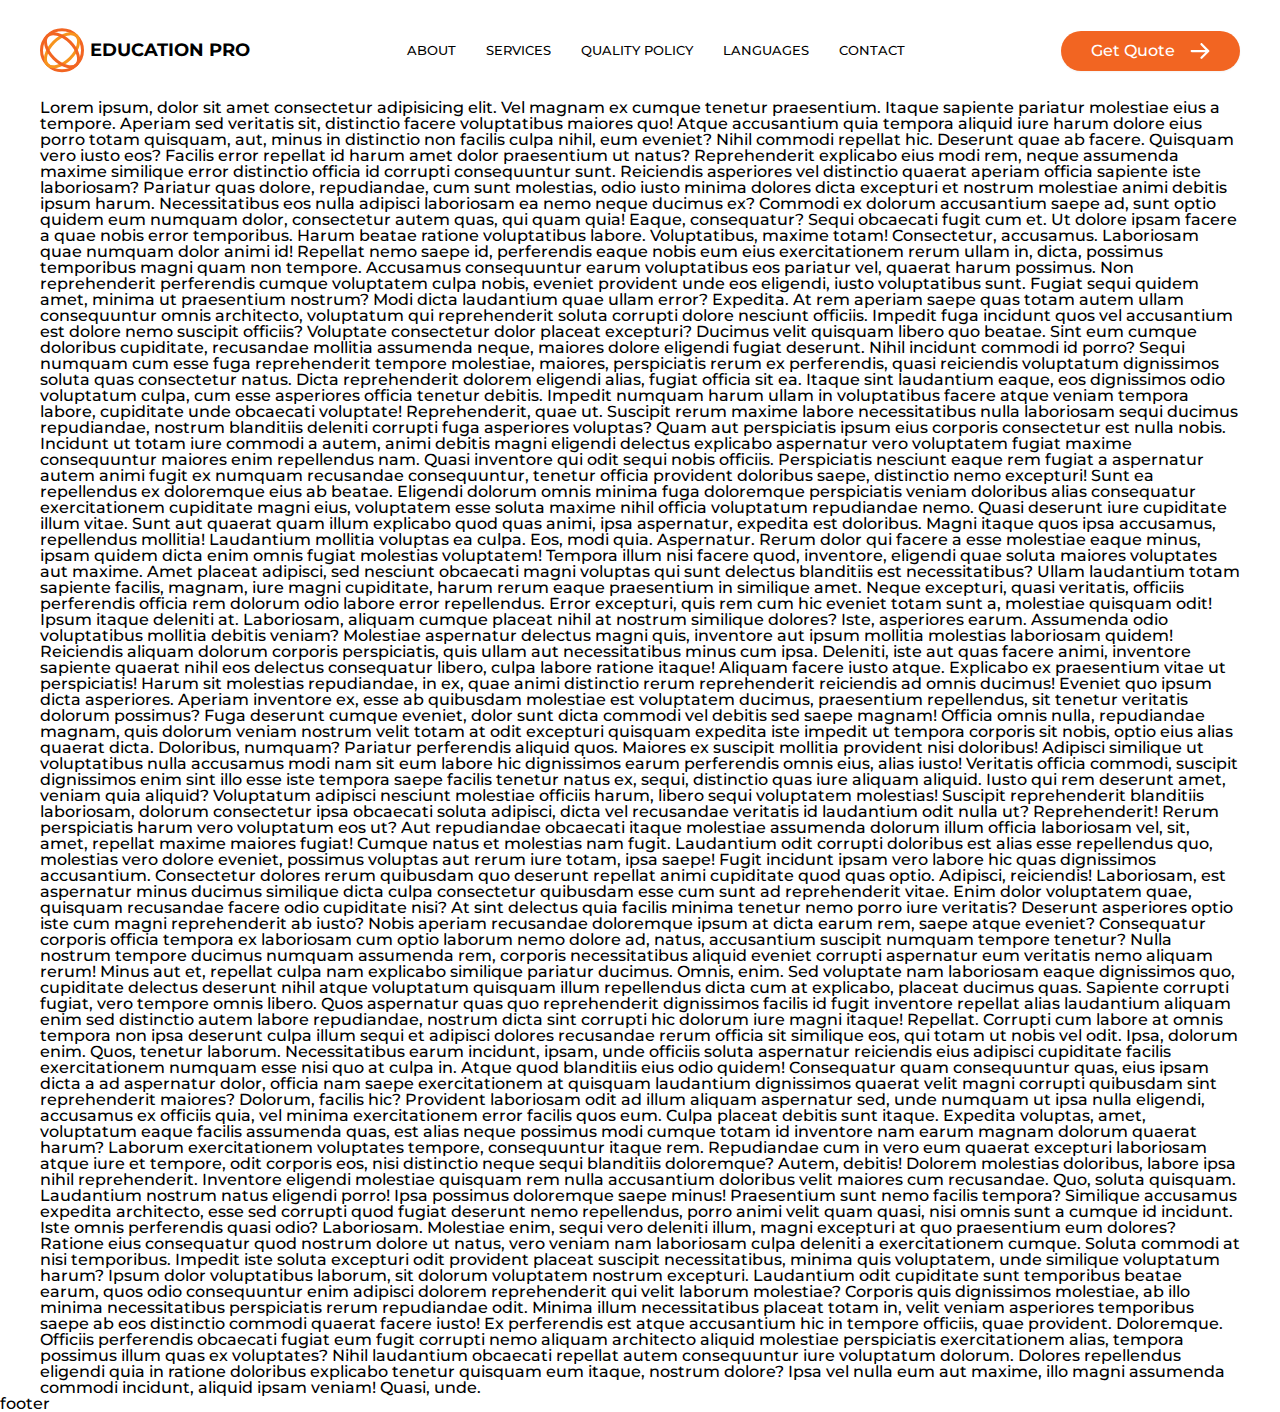
<file: lessons_16/index.html>
<!DOCTYPE html>
<html lang="en">
   <head>
      <meta charset="UTF-8">
      <meta name="viewport" content="width=device-width, initial-scale=1.0">
      <link rel="stylesheet" href="css/style.css">
      <link rel="preconnect" href="https://fonts.googleapis.com">
      <link rel="preconnect" href="https://fonts.gstatic.com" crossorigin>
      <link
         href="https://fonts.googleapis.com/css2?family=Montserrat:wght@500;700&display=swap"
         rel="stylesheet">
      <title>Lesson 16</title>
   </head>
   <body>
      <div class="wrapper">
         <header class="header">
            <div class="header__container">
               <a href="#" class="logo">
                  <img class="logo__icon" src="img/logo.svg" alt="logo">
                  <span class="logo__name">Education Pro</span>
               </a>
               <nav class="header__nav">
                  <ul class="header__list list-header">
                     <li class="list-header__item">
                        <a class="list-header__link" href="#">About</a>
                     </li>
                     <li class="list-header__item">
                        <a class="list-header__link" href="#">Services</a>
                     </li>
                     <li class="list-header__item">
                        <a class="list-header__link" href="#">Quality Policy</a>
                     </li>
                     <li class="list-header__item">
                        <a class="list-header__link" href="#">Languages</a>
                     </li>
                     <li class="list-header__item">
                        <a class="list-header__link" href="#">Contact</a>
                     </li>
                  </ul>
                  <a class="header__button header__button--burger" href="#">
                     Get Quote
                  </a>
               </nav>
               <div class="header__buttons">
                  <a class="header__button" href="#">Get Quote</a>
                  <button class="burger">
                     <span></span>
                  </button>
               </div>
            </div>
         </header>
         <main class="page">
            <section class="text">
               <div class="text__container">
                  Lorem ipsum, dolor sit amet consectetur adipisicing elit. Vel
                  magnam ex cumque tenetur praesentium. Itaque sapiente pariatur
                  molestiae eius a tempore. Aperiam sed veritatis sit,
                  distinctio facere voluptatibus maiores quo!
                  Atque accusantium quia tempora aliquid iure harum dolore eius
                  porro totam quisquam, aut, minus in distinctio non facilis
                  culpa nihil, eum eveniet? Nihil commodi repellat hic. Deserunt
                  quae ab facere.
                  Quisquam vero iusto eos? Facilis error repellat id harum amet
                  dolor praesentium ut natus? Reprehenderit explicabo eius modi
                  rem, neque assumenda maxime similique error distinctio officia
                  id corrupti consequuntur sunt.
                  Reiciendis asperiores vel distinctio quaerat aperiam officia
                  sapiente iste laboriosam? Pariatur quas dolore, repudiandae,
                  cum sunt molestias, odio iusto minima dolores dicta excepturi
                  et nostrum molestiae animi debitis ipsum harum.
                  Necessitatibus eos nulla adipisci laboriosam ea nemo neque
                  ducimus ex? Commodi ex dolorum accusantium saepe ad, sunt
                  optio quidem eum numquam dolor, consectetur autem quas, qui
                  quam quia! Eaque, consequatur?
                  Sequi obcaecati fugit cum et. Ut dolore ipsam facere a quae
                  nobis error temporibus. Harum beatae ratione voluptatibus
                  labore. Voluptatibus, maxime totam! Consectetur, accusamus.
                  Laboriosam quae numquam dolor animi id!
                  Repellat nemo saepe id, perferendis eaque nobis eum eius
                  exercitationem rerum ullam in, dicta, possimus temporibus
                  magni quam non tempore. Accusamus consequuntur earum
                  voluptatibus eos pariatur vel, quaerat harum possimus.
                  Non reprehenderit perferendis cumque voluptatem culpa nobis,
                  eveniet provident unde eos eligendi, iusto voluptatibus sunt.
                  Fugiat sequi quidem amet, minima ut praesentium nostrum? Modi
                  dicta laudantium quae ullam error? Expedita.
                  At rem aperiam saepe quas totam autem ullam consequuntur omnis
                  architecto, voluptatum qui reprehenderit soluta corrupti
                  dolore nesciunt officiis. Impedit fuga incidunt quos vel
                  accusantium est dolore nemo suscipit officiis?
                  Voluptate consectetur dolor placeat excepturi? Ducimus velit
                  quisquam libero quo beatae. Sint eum cumque doloribus
                  cupiditate, recusandae mollitia assumenda neque, maiores
                  dolore eligendi fugiat deserunt. Nihil incidunt commodi id
                  porro?
                  Sequi numquam cum esse fuga reprehenderit tempore molestiae,
                  maiores, perspiciatis rerum ex perferendis, quasi reiciendis
                  voluptatum dignissimos soluta quas consectetur natus. Dicta
                  reprehenderit dolorem eligendi alias, fugiat officia sit ea.
                  Itaque sint laudantium eaque, eos dignissimos odio voluptatum
                  culpa, cum esse asperiores officia tenetur debitis. Impedit
                  numquam harum ullam in voluptatibus facere atque veniam
                  tempora labore, cupiditate unde obcaecati voluptate!
                  Reprehenderit, quae ut. Suscipit rerum maxime labore
                  necessitatibus nulla laboriosam sequi ducimus repudiandae,
                  nostrum blanditiis deleniti corrupti fuga asperiores voluptas?
                  Quam aut perspiciatis ipsum eius corporis consectetur est
                  nulla nobis.
                  Incidunt ut totam iure commodi a autem, animi debitis magni
                  eligendi delectus explicabo aspernatur vero voluptatem fugiat
                  maxime consequuntur maiores enim repellendus nam. Quasi
                  inventore qui odit sequi nobis officiis.
                  Perspiciatis nesciunt eaque rem fugiat a aspernatur autem
                  animi fugit ex numquam recusandae consequuntur, tenetur
                  officia provident doloribus saepe, distinctio nemo excepturi!
                  Sunt ea repellendus ex doloremque eius ab beatae.
                  Eligendi dolorum omnis minima fuga doloremque perspiciatis
                  veniam doloribus alias consequatur exercitationem cupiditate
                  magni eius, voluptatem esse soluta maxime nihil officia
                  voluptatum repudiandae nemo. Quasi deserunt iure cupiditate
                  illum vitae.
                  Sunt aut quaerat quam illum explicabo quod quas animi, ipsa
                  aspernatur, expedita est doloribus. Magni itaque quos ipsa
                  accusamus, repellendus mollitia! Laudantium mollitia voluptas
                  ea culpa. Eos, modi quia. Aspernatur.
                  Rerum dolor qui facere a esse molestiae eaque minus, ipsam
                  quidem dicta enim omnis fugiat molestias voluptatem! Tempora
                  illum nisi facere quod, inventore, eligendi quae soluta
                  maiores voluptates aut maxime.
                  Amet placeat adipisci, sed nesciunt obcaecati magni voluptas
                  qui sunt delectus blanditiis est necessitatibus? Ullam
                  laudantium totam sapiente facilis, magnam, iure magni
                  cupiditate, harum rerum eaque praesentium in similique amet.
                  Neque excepturi, quasi veritatis, officiis perferendis officia
                  rem dolorum odio labore error repellendus. Error excepturi,
                  quis rem cum hic eveniet totam sunt a, molestiae quisquam
                  odit! Ipsum itaque deleniti at.
                  Laboriosam, aliquam cumque placeat nihil at nostrum similique
                  dolores? Iste, asperiores earum. Assumenda odio voluptatibus
                  mollitia debitis veniam? Molestiae aspernatur delectus magni
                  quis, inventore aut ipsum mollitia molestias laboriosam
                  quidem!
                  Reiciendis aliquam dolorum corporis perspiciatis, quis ullam
                  aut necessitatibus minus cum ipsa. Deleniti, iste aut quas
                  facere animi, inventore sapiente quaerat nihil eos delectus
                  consequatur libero, culpa labore ratione itaque!
                  Aliquam facere iusto atque. Explicabo ex praesentium vitae ut
                  perspiciatis! Harum sit molestias repudiandae, in ex, quae
                  animi distinctio rerum reprehenderit reiciendis ad omnis
                  ducimus! Eveniet quo ipsum dicta asperiores.
                  Aperiam inventore ex, esse ab quibusdam molestiae est
                  voluptatem ducimus, praesentium repellendus, sit tenetur
                  veritatis dolorum possimus? Fuga deserunt cumque eveniet,
                  dolor sunt dicta commodi vel debitis sed saepe magnam!
                  Officia omnis nulla, repudiandae magnam, quis dolorum veniam
                  nostrum velit totam at odit excepturi quisquam expedita iste
                  impedit ut tempora corporis sit nobis, optio eius alias
                  quaerat dicta. Doloribus, numquam?
                  Pariatur perferendis aliquid quos. Maiores ex suscipit
                  mollitia provident nisi doloribus! Adipisci similique ut
                  voluptatibus nulla accusamus modi nam sit eum labore hic
                  dignissimos earum perferendis omnis eius, alias iusto!
                  Veritatis officia commodi, suscipit dignissimos enim sint illo
                  esse iste tempora saepe facilis tenetur natus ex, sequi,
                  distinctio quas iure aliquam aliquid. Iusto qui rem deserunt
                  amet, veniam quia aliquid?
                  Voluptatum adipisci nesciunt molestiae officiis harum, libero
                  sequi voluptatem molestias! Suscipit reprehenderit blanditiis
                  laboriosam, dolorum consectetur ipsa obcaecati soluta
                  adipisci, dicta vel recusandae veritatis id laudantium odit
                  nulla ut? Reprehenderit!
                  Rerum perspiciatis harum vero voluptatum eos ut? Aut
                  repudiandae obcaecati itaque molestiae assumenda dolorum illum
                  officia laboriosam vel, sit, amet, repellat maxime maiores
                  fugiat! Cumque natus et molestias nam fugit.
                  Laudantium odit corrupti doloribus est alias esse repellendus
                  quo, molestias vero dolore eveniet, possimus voluptas aut
                  rerum iure totam, ipsa saepe! Fugit incidunt ipsam vero labore
                  hic quas dignissimos accusantium.
                  Consectetur dolores rerum quibusdam quo deserunt repellat
                  animi cupiditate quod quas optio. Adipisci, reiciendis!
                  Laboriosam, est aspernatur minus ducimus similique dicta culpa
                  consectetur quibusdam esse cum sunt ad reprehenderit vitae.
                  Enim dolor voluptatem quae, quisquam recusandae facere odio
                  cupiditate nisi? At sint delectus quia facilis minima tenetur
                  nemo porro iure veritatis? Deserunt asperiores optio iste cum
                  magni reprehenderit ab iusto?
                  Nobis aperiam recusandae doloremque ipsum at dicta earum rem,
                  saepe atque eveniet? Consequatur corporis officia tempora ex
                  laboriosam cum optio laborum nemo dolore ad, natus,
                  accusantium suscipit numquam tempore tenetur?
                  Nulla nostrum tempore ducimus numquam assumenda rem, corporis
                  necessitatibus aliquid eveniet corrupti aspernatur eum
                  veritatis nemo aliquam rerum! Minus aut et, repellat culpa nam
                  explicabo similique pariatur ducimus. Omnis, enim.
                  Sed voluptate nam laboriosam eaque dignissimos quo, cupiditate
                  delectus deserunt nihil atque voluptatum quisquam illum
                  repellendus dicta cum at explicabo, placeat ducimus quas.
                  Sapiente corrupti fugiat, vero tempore omnis libero.
                  Quos aspernatur quas quo reprehenderit dignissimos facilis id
                  fugit inventore repellat alias laudantium aliquam enim sed
                  distinctio autem labore repudiandae, nostrum dicta sint
                  corrupti hic dolorum iure magni itaque! Repellat.
                  Corrupti cum labore at omnis tempora non ipsa deserunt culpa
                  illum sequi et adipisci dolores recusandae rerum officia sit
                  similique eos, qui totam ut nobis vel odit. Ipsa, dolorum
                  enim.
                  Quos, tenetur laborum. Necessitatibus earum incidunt, ipsam,
                  unde officiis soluta aspernatur reiciendis eius adipisci
                  cupiditate facilis exercitationem numquam esse nisi quo at
                  culpa in. Atque quod blanditiis eius odio quidem!
                  Consequatur quam consequuntur quas, eius ipsam dicta a ad
                  aspernatur dolor, officia nam saepe exercitationem at quisquam
                  laudantium dignissimos quaerat velit magni corrupti quibusdam
                  sint reprehenderit maiores? Dolorum, facilis hic?
                  Provident laboriosam odit ad illum aliquam aspernatur sed,
                  unde numquam ut ipsa nulla eligendi, accusamus ex officiis
                  quia, vel minima exercitationem error facilis quos eum. Culpa
                  placeat debitis sunt itaque.
                  Expedita voluptas, amet, voluptatum eaque facilis assumenda
                  quas, est alias neque possimus modi cumque totam id inventore
                  nam earum magnam dolorum quaerat harum? Laborum exercitationem
                  voluptates tempore, consequuntur itaque rem.
                  Repudiandae cum in vero eum quaerat excepturi laboriosam atque
                  iure et tempore, odit corporis eos, nisi distinctio neque
                  sequi blanditiis doloremque? Autem, debitis! Dolorem molestias
                  doloribus, labore ipsa nihil reprehenderit.
                  Inventore eligendi molestiae quisquam rem nulla accusantium
                  doloribus velit maiores cum recusandae. Quo, soluta quisquam.
                  Laudantium nostrum natus eligendi porro! Ipsa possimus
                  doloremque saepe minus! Praesentium sunt nemo facilis tempora?
                  Similique accusamus expedita architecto, esse sed corrupti
                  quod fugiat deserunt nemo repellendus, porro animi velit quam
                  quasi, nisi omnis sunt a cumque id incidunt. Iste omnis
                  perferendis quasi odio? Laboriosam.
                  Molestiae enim, sequi vero deleniti illum, magni excepturi at
                  quo praesentium eum dolores? Ratione eius consequatur quod
                  nostrum dolore ut natus, vero veniam nam laboriosam culpa
                  deleniti a exercitationem cumque.
                  Soluta commodi at nisi temporibus. Impedit iste soluta
                  excepturi odit provident placeat suscipit necessitatibus,
                  minima quis voluptatem, unde similique voluptatum harum? Ipsum
                  dolor voluptatibus laborum, sit dolorum voluptatem nostrum
                  excepturi.
                  Laudantium odit cupiditate sunt temporibus beatae earum, quos
                  odio consequuntur enim adipisci dolorem reprehenderit qui
                  velit laborum molestiae? Corporis quis dignissimos molestiae,
                  ab illo minima necessitatibus perspiciatis rerum repudiandae
                  odit.
                  Minima illum necessitatibus placeat totam in, velit veniam
                  asperiores temporibus saepe ab eos distinctio commodi quaerat
                  facere iusto! Ex perferendis est atque accusantium hic in
                  tempore officiis, quae provident. Doloremque.
                  Officiis perferendis obcaecati fugiat eum fugit corrupti nemo
                  aliquam architecto aliquid molestiae perspiciatis
                  exercitationem alias, tempora possimus illum quas ex
                  voluptates? Nihil laudantium obcaecati repellat autem
                  consequuntur iure voluptatum dolorum.
                  Dolores repellendus eligendi quia in ratione doloribus
                  explicabo tenetur quisquam eum itaque, nostrum dolore? Ipsa
                  vel nulla eum aut maxime, illo magni assumenda commodi
                  incidunt, aliquid ipsam veniam! Quasi, unde.
               </div>
            </section>
         </main>
         <footer class="footer">
            footer
         </footer>
      </div>
      <script src="js/script.js"></script>
   </body>
</html>
</file>
<file: lessons_14/css/style.css>
*,
*::before,
*::after {
  padding: 0;
  margin: 0;
  border: none;
  -webkit-box-sizing: border-box;
          box-sizing: border-box;
}

*::before,
*::after {
  display: inline-block;
}

a {
  text-decoration: none;
  display: inline-block;
  color: inherit;
}

li {
  list-style: none;
}

img {
  max-width: 100%;
  vertical-align: middle;
}

html,
body {
  line-height: 1;
  height: 100%;
}

h1,
h2,
h3,
h4,
h5,
h6 {
  font-weight: inherit;
  font-size: inherit;
}

input,
button,
textarea {
  font-family: inherit;
  font-size: inherit;
  line-height: inherit;
  color: inherit;
  background-color: transparent;
}

input,
textarea {
  width: 100%;
}

button,
select,
option {
  cursor: pointer;
}

input[type=text],
input[type=email],
input[type=tel],
textarea {
  -webkit-appearance: none;
     -moz-appearance: none;
          appearance: none;
}

@media (any-hover: hover) and (any-pointer: fine) {
  .order-summery__button:hover {
    background-color: #2c742f;
  }
  .order-summery__name:hover {
    color: #2c742f;
  }
  .order-summery__name:hover span {
    color: #1a1a1a;
  }
}
.wrapper {
  min-height: 100%;
  overflow: clip;
  display: -webkit-box;
  display: -ms-flexbox;
  display: flex;
  -webkit-box-orient: vertical;
  -webkit-box-direction: normal;
      -ms-flex-direction: column;
          flex-direction: column;
}

.wrapper > main {
  -webkit-box-flex: 1;
      -ms-flex-positive: 1;
          flex-grow: 1;
}

[class*=__container] {
  max-width: 84.375rem;
  padding-inline: 0.9375rem;
  margin: 0 auto;
}

body {
  font-family: "Poppins", sans-serif;
}

.header,
.footer {
  font-size: 32px;
  text-transform: uppercase;
  padding: 20px;
  background-color: #00b207;
  text-align: center;
  color: #fff;
}

.header {
  margin-bottom: 32px;
}

.title {
  font-weight: 500;
  font-size: 24px;
  line-height: 1.5;
  color: #1a1a1a;
}

.billing-information {
  margin-bottom: 30px;
}
.billing-information__form {
  display: -webkit-box;
  display: -ms-flexbox;
  display: flex;
  gap: 24px;
  -ms-flex-wrap: wrap;
      flex-wrap: wrap;
}
.billing-information__body {
  display: -webkit-box;
  display: -ms-flexbox;
  display: flex;
  -webkit-box-orient: vertical;
  -webkit-box-direction: normal;
      -ms-flex-direction: column;
          flex-direction: column;
  -webkit-box-flex: 1;
      -ms-flex: 1 1 872px;
          flex: 1 1 872px;
}
.billing-information__title {
  margin-bottom: 20px;
}
.billing-information__items {
  display: -webkit-box;
  display: -ms-flexbox;
  display: flex;
  gap: 16px;
}
.billing-information__items:not(:last-child) {
  margin-bottom: 16px;
}
@media (max-width: 767.98px) {
  .billing-information__items {
    -webkit-box-orient: vertical;
    -webkit-box-direction: normal;
        -ms-flex-direction: column;
            flex-direction: column;
  }
}
.billing-information__item {
  width: 100%;
  display: -webkit-box;
  display: -ms-flexbox;
  display: flex;
  -webkit-box-orient: vertical;
  -webkit-box-direction: normal;
      -ms-flex-direction: column;
          flex-direction: column;
}
.billing-information__label {
  font-size: 14px;
  line-height: 1.5;
  color: #1a1a1a;
  margin-bottom: 8px;
}
.billing-information__label span {
  color: #808080;
}
.billing-information__input {
  height: 49px;
  padding: 14px 16px;
  border: 1px solid #e6e6e6;
  border-radius: 6px;
}
.billing-information__input:focus::-webkit-input-placeholder {
  opacity: 0;
}
.billing-information__input:focus::-moz-placeholder {
  opacity: 0;
}
.billing-information__input:focus:-ms-input-placeholder {
  opacity: 0;
}
.billing-information__input:focus::-ms-input-placeholder {
  opacity: 0;
}
.billing-information__input:focus::placeholder {
  opacity: 0;
}
.billing-information__input::-webkit-input-placeholder {
  line-height: 1.3;
  color: #999999;
  -webkit-transition: opacity 0.4s;
  transition: opacity 0.4s;
}
.billing-information__input::-moz-placeholder {
  line-height: 1.3;
  color: #999999;
  -moz-transition: opacity 0.4s;
  transition: opacity 0.4s;
}
.billing-information__input:-ms-input-placeholder {
  line-height: 1.3;
  color: #999999;
  -ms-transition: opacity 0.4s;
  transition: opacity 0.4s;
}
.billing-information__input::-ms-input-placeholder {
  line-height: 1.3;
  color: #999999;
  -ms-transition: opacity 0.4s;
  transition: opacity 0.4s;
}
.billing-information__input::placeholder {
  line-height: 1.3;
  color: #999999;
  -webkit-transition: opacity 0.4s;
  transition: opacity 0.4s;
}
.billing-information__select {
  height: 49px;
  padding: 14px 16px;
  border: 1px solid #e6e6e6;
  border-radius: 6px;
  font-size: 16px;
  line-height: 130%;
  color: #999999;
}
.billing-information__textarea {
  height: 49px;
  padding: 14px 16px;
  border: 1px solid #e6e6e6;
  border-radius: 6px;
}

.order-summery {
  display: -webkit-box;
  display: -ms-flexbox;
  display: flex;
  -webkit-box-orient: vertical;
  -webkit-box-direction: normal;
      -ms-flex-direction: column;
          flex-direction: column;
  -webkit-box-flex: 0;
      -ms-flex: 0 0 424px;
          flex: 0 0 424px;
  border: 1px solid #e6e6e6;
  border-radius: 8px;
  padding: 24px;
}
.order-summery__title {
  margin-bottom: 12px;
}
.order-summery__top {
  margin-bottom: 24px;
}
.order-summery__items {
  margin-bottom: 12px;
}
.order-summery__item {
  display: -webkit-box;
  display: -ms-flexbox;
  display: flex;
  -webkit-box-align: center;
      -ms-flex-align: center;
          align-items: center;
  -webkit-box-pack: justify;
      -ms-flex-pack: justify;
          justify-content: space-between;
  gap: 20px;
}
.order-summery__item:not(:last-child) {
  margin-bottom: 3px;
}
.order-summery__left {
  display: -webkit-box;
  display: -ms-flexbox;
  display: flex;
  -webkit-box-align: center;
      -ms-flex-align: center;
          align-items: center;
  gap: 6px;
}
.order-summery__image {
  max-width: 60px;
}
.order-summery__img {
  width: 100%;
}
.order-summery__name {
  display: -webkit-box;
  display: -ms-flexbox;
  display: flex;
  gap: 6px;
  -webkit-box-align: center;
      -ms-flex-align: center;
          align-items: center;
}
.order-summery__total {
  font-size: 14px;
  line-height: 1.5;
  color: #4d4d4d;
  display: -webkit-box;
  display: -ms-flexbox;
  display: flex;
  -webkit-box-orient: vertical;
  -webkit-box-direction: normal;
      -ms-flex-direction: column;
          flex-direction: column;
}
.order-summery__total span {
  font-weight: 500;
  color: #1a1a1a;
}
.order-summery__name-total {
  display: -webkit-inline-box;
  display: -ms-inline-flexbox;
  display: inline-flex;
  -webkit-box-pack: justify;
      -ms-flex-pack: justify;
          justify-content: space-between;
}
.order-summery__payment-method {
  margin-bottom: 24px;
}
.order-summery__button {
  border-radius: 43px;
  padding: 16px 40px;
  background-color: #00b207;
  font-weight: 600;
  font-size: 16px;
  line-height: 1.2;
  color: #ffffff;
  text-align: center;
  width: 100%;
  -webkit-transition: background-color 0.5s;
  transition: background-color 0.5s;
}

.billing-information__input:focus,
.billing-information__select:focus,
.additional-info__textarea:focus {
  outline: none;
  border: 1px solid #00b207;
  border-radius: 10px;
  -webkit-box-shadow: 2px -1px 28px -2px rgba(26, 214, 36, 0.51);
          box-shadow: 2px -1px 28px -2px rgba(26, 214, 36, 0.51);
}

.order-summery {
  display: -webkit-box;
  display: -ms-flexbox;
  display: flex;
  -webkit-box-flex: 1;
      -ms-flex: 1 1 424px;
          flex: 1 1 424px;
}
.order-summery__price {
  font-weight: 500;
  font-size: 14px;
  line-height: 1.5;
  color: #1a1a1a;
}
.order-summery__image {
  aspect-ratio: 60/60;
  -o-object-fit: contain;
     object-fit: contain;
}
.order-summery__img {
  width: 100%;
  height: 100%;
}
.order-summery__name {
  display: -webkit-inline-box;
  display: -ms-inline-flexbox;
  display: inline-flex;
  font-size: 14px;
  line-height: 1.5;
  -webkit-transition: color, span 0.5s;
  transition: color, span 0.5s;
}
.order-summery__name:focus-visible {
  outline: 1px solid #00b207;
  border-radius: 10px;
  -webkit-box-shadow: 2px -1px 28px -2px rgba(26, 214, 36, 0.51);
          box-shadow: 2px -1px 28px -2px rgba(26, 214, 36, 0.51);
}
.order-summery__name-total {
  padding: 12px 0px;
}
.order-summery__name-total:not(:last-child) {
  border-bottom: 1px solid #e6e6e6;
}

.payment-method__title {
  margin-bottom: 16px;
}
.payment-method__items:not(:last-child) {
  margin-bottom: 10px;
}
.payment-method__label {
  font-size: 14px;
  line-height: 1.5;
  color: #4d4d4d;
  display: -webkit-inline-box;
  display: -ms-inline-flexbox;
  display: inline-flex;
  gap: 6px;
  -webkit-box-align: center;
      -ms-flex-align: center;
          align-items: center;
  cursor: pointer;
}
.payment-method__label::before {
  content: " ";
  outline: 1px solid #cccccc;
  border: 4px solid #fff;
  border-radius: 50%;
  width: 20px;
  height: 20px;
  background-color: #fff;
  -ms-flex-item-align: start;
      align-self: flex-start;
  -webkit-transition: all 0.5s;
  transition: all 0.5s;
}
.payment-method__input {
  opacity: 0;
  width: 0;
  height: 0;
}
.payment-method__input:checked + .payment-method__label::before {
  outline: 1px solid #00b207;
  background-color: #00b207;
  border: 4px solid #fff;
  border-radius: 50%;
  width: 20px;
  height: 20px;
}
.payment-method__input:focus-visible + .payment-method__label {
  outline: 1px solid #00b207;
  border-radius: 10px;
  -webkit-box-shadow: 2px -1px 28px -2px rgba(26, 214, 36, 0.51);
          box-shadow: 2px -1px 28px -2px rgba(26, 214, 36, 0.51);
  outline-offset: 3px;
}
.payment-method__input:hover + .payment-method__label::before {
  outline: 1px solid #00b207;
}

.additional-info {
  display: -webkit-box;
  display: -ms-flexbox;
  display: flex;
  -webkit-box-orient: vertical;
  -webkit-box-direction: normal;
      -ms-flex-direction: column;
          flex-direction: column;
}
.additional-info__title {
  margin-bottom: 20px;
}
.additional-info__label {
  font-size: 14px;
  line-height: 1.5;
  color: #1a1a1a;
  margin-bottom: 8px;
}
.additional-info__textarea {
  padding: 14px 16px;
  border: 1px solid #e6e6e6;
  border-radius: 6px;
  resize: vertical;
}

.billing-information__label--checkbox {
  font-size: 14px;
  line-height: 1.5;
  color: #4d4d4d;
  display: -webkit-inline-box;
  display: -ms-inline-flexbox;
  display: inline-flex;
  gap: 6px;
  -webkit-box-align: center;
      -ms-flex-align: center;
          align-items: center;
  -ms-flex-item-align: start;
      align-self: flex-start;
  cursor: pointer;
}
.billing-information__label--checkbox::before {
  content: " ";
  border: 1px solid #cccccc;
  border-radius: 3px;
  width: 20px;
  height: 20px;
  -ms-flex-item-align: start;
      align-self: flex-start;
  -webkit-transition: border 0.5s;
  transition: border 0.5s;
}

.billing-information__input--checkbox {
  opacity: 0;
  width: 0;
  height: 0;
}
.billing-information__input--checkbox:checked + .billing-information__label--checkbox::before {
  border-radius: 3px;
  background-image: url("../img/check.svg");
  background-size: 12px;
  background-repeat: no-repeat;
  background-color: #00b207;
  background-position: center;
}
.billing-information__input--checkbox:focus-visible + .billing-information__label--checkbox {
  outline: 1px solid #00b207;
  border-radius: 10px;
  -webkit-box-shadow: 2px -1px 28px -2px rgba(26, 214, 36, 0.51);
          box-shadow: 2px -1px 28px -2px rgba(26, 214, 36, 0.51);
  outline-offset: 5px;
}
</file>
<file: lessons_15/css/style.css>
*,
*::before,
*::after {
  padding: 0;
  margin: 0;
  border: none;
  -webkit-box-sizing: border-box;
          box-sizing: border-box;
}

*::before,
*::after {
  display: inline-block;
}

a {
  text-decoration: none;
  display: inline-block;
  color: inherit;
}

li {
  list-style: none;
}

img {
  max-width: 100%;
  vertical-align: middle;
}

html,
body {
  line-height: 1;
  height: 100%;
}

h1,
h2,
h3,
h4,
h5,
h6 {
  font-weight: inherit;
  font-size: inherit;
}

@media (any-hover: hover) and (any-pointer: fine) {
  .featured__link {
    position: relative;
  }
  .featured__link::before {
    content: " ";
    position: absolute;
    height: 2px;
    width: 0px;
    background-color: #2c742f;
    bottom: -3px;
    left: 50%;
    -webkit-transform: translateX(-50%);
        -ms-transform: translateX(-50%);
            transform: translateX(-50%);
    -webkit-transition: width 0.5s;
    transition: width 0.5s;
  }
  .featured__link:hover::before {
    width: 100%;
  }
  .featured__link:hover {
    color: #2c742f;
  }
  .featured__link:hover path {
    stroke: #2c742f;
  }
  .featured__item:hover::before {
    opacity: 1;
  }
  .featured__item:hover .featured__name {
    color: #00b207;
  }
  .featured__item:hover .featured__name:hover {
    color: #2c742f;
  }
  .featured__item:hover .featured__click {
    visibility: visible;
  }
  .featured__click {
    visibility: hidden;
  }
  .featured__item:hover .featured__click a:hover path {
    stroke: #fff;
  }
  .featured__item:hover .featured__click a:hover {
    background-color: #00b207;
  }
  .featured__item:hover .featured__bag {
    background-color: #00b207;
  }
  .featured__item:hover .featured__bag path {
    stroke: #fff;
  }
  .featured__item:hover .featured__bag:hover {
    background-color: #2c742f;
  }
  .featured__rating:hover path {
    fill: #cccccc;
  }
  .featured__rating:hover path {
    stroke: #ff8a00;
  }
  .featured__rating:hover ~ .featured__rating path {
    fill: #cccccc;
  }
  .featured__rating:active path {
    fill: #ff8a00;
  }
  .featured__ratings {
    font-size: 0px;
  }
  .featured__item:hover .featured__image img {
    -webkit-transform: scale(1.08);
        -ms-transform: scale(1.08);
            transform: scale(1.08);
  }
  .news__link {
    position: relative;
  }
  .news__link::after {
    content: " ";
    position: absolute;
    height: 2px;
    width: 0px;
    background-color: rgba(44, 116, 47, 0.2);
    bottom: -3px;
    left: 50%;
    -webkit-transform: translateX(-50%);
        -ms-transform: translateX(-50%);
            transform: translateX(-50%);
    -webkit-transition: width 0.5s;
    transition: width 0.5s;
  }
  .news__link:hover::after {
    width: 100%;
  }
  .news__clickable-text:hover {
    color: #2c742f;
  }
  .news__button:hover {
    color: #2c742f;
  }
  .news__button:hover path {
    stroke: #2c742f;
  }
}
.wrapper {
  min-height: 100%;
  overflow: clip;
  display: -webkit-box;
  display: -ms-flexbox;
  display: flex;
  -webkit-box-orient: vertical;
  -webkit-box-direction: normal;
      -ms-flex-direction: column;
          flex-direction: column;
}

.wrapper > main {
  -webkit-box-flex: 1;
      -ms-flex-positive: 1;
          flex-grow: 1;
}

[class*=__container] {
  max-width: 84.375rem;
  padding-inline: 0.9375rem;
  margin: 0 auto;
}

body {
  font-family: "Poppins", serif;
}

.header {
  background-color: #2c742f;
  padding: 20px;
}
@media (min-width: 84.375em) {
  .header {
    margin-bottom: 60px;
  }
}
@media (min-width: 20em) and (max-width: 84.375em) {
  .header {
    margin-bottom: clamp( 20px , 7.572815534px  +  3.8834951456vw , 60px );
  }
}
@media (max-width: 20em) {
  .header {
    margin-bottom: 20px;
  }
}
.header__content {
  text-align: center;
  color: #fff;
}
@media (min-width: 84.375em) {
  .header__content {
    font-size: 36px;
  }
}
@media (min-width: 20em) and (max-width: 84.375em) {
  .header__content {
    font-size: clamp( 16px , 9.786407767px  +  1.9417475728vw , 36px );
  }
}
@media (max-width: 20em) {
  .header__content {
    font-size: 16px;
  }
}

.footer {
  background-color: #2c742f;
  padding: 20px;
}
.footer__content {
  text-align: center;
  color: #fff;
}
@media (min-width: 84.375em) {
  .footer__content {
    font-size: 36px;
  }
}
@media (min-width: 20em) and (max-width: 84.375em) {
  .footer__content {
    font-size: clamp( 16px , 9.786407767px  +  1.9417475728vw , 36px );
  }
}
@media (max-width: 20em) {
  .footer__content {
    font-size: 16px;
  }
}

svg {
  -webkit-transition: stroke 3s;
  transition: stroke 3s;
}

@media (min-width: 84.375em) {
  .featured {
    margin-bottom: 60px;
  }
}
@media (min-width: 20em) and (max-width: 84.375em) {
  .featured {
    margin-bottom: clamp( 20px , 7.572815534px  +  3.8834951456vw , 60px );
  }
}
@media (max-width: 20em) {
  .featured {
    margin-bottom: 20px;
  }
}
.featured__head {
  display: -webkit-box;
  display: -ms-flexbox;
  display: flex;
  -webkit-box-pack: justify;
      -ms-flex-pack: justify;
          justify-content: space-between;
  gap: 20px;
  -webkit-box-align: center;
      -ms-flex-align: center;
          align-items: center;
}
@media (min-width: 84.375em) {
  .featured__head {
    margin-bottom: 32px;
  }
}
@media (min-width: 20em) and (max-width: 84.375em) {
  .featured__head {
    margin-bottom: clamp( 16px , 11.0291262136px  +  1.5533980583vw , 32px );
  }
}
@media (max-width: 20em) {
  .featured__head {
    margin-bottom: 16px;
  }
}
@media (max-width: 440.98px) {
  .featured__head {
    -webkit-box-orient: vertical;
    -webkit-box-direction: normal;
        -ms-flex-direction: column;
            flex-direction: column;
    -webkit-box-pack: center;
        -ms-flex-pack: center;
            justify-content: center;
    gap: 5px;
  }
  .featured__head .featured__title {
    font-size: 30px;
  }
}
.featured__link {
  font-weight: 500;
  font-size: 16px;
  line-height: 1.5;
  color: #00b207;
  display: -webkit-inline-box;
  display: -ms-inline-flexbox;
  display: inline-flex;
  -webkit-box-align: center;
      -ms-flex-align: center;
          align-items: center;
  gap: 12px;
  -webkit-transition: 0.3s;
  transition: 0.3s;
}
.featured__items {
  display: -webkit-box;
  display: -ms-flexbox;
  display: flex;
  -ms-flex-wrap: wrap;
      flex-wrap: wrap;
  -webkit-box-pack: center;
      -ms-flex-pack: center;
          justify-content: center;
}
@media (max-width: 450.98px) {
  .featured__items {
    -webkit-box-pack: justify;
        -ms-flex-pack: justify;
            justify-content: space-between;
  }
}
.featured__item {
  display: -webkit-box;
  display: -ms-flexbox;
  display: flex;
  -webkit-box-orient: vertical;
  -webkit-box-direction: normal;
      -ms-flex-direction: column;
          flex-direction: column;
  -webkit-box-flex: 0;
      -ms-flex: 0 0 264px;
          flex: 0 0 264px;
  border: 1px solid #e6e6e6;
  position: relative;
  margin: 0 -1px -1px 0;
}
.featured__item:before {
  position: absolute;
  top: -1px;
  left: -1px;
  right: -1px;
  bottom: -1px;
  z-index: 2;
  border: 1px solid #2c742f;
  -webkit-box-shadow: 0 0 12px 0 rgba(32, 181, 38, 0.32);
          box-shadow: 0 0 12px 0 rgba(32, 181, 38, 0.32);
  pointer-events: none;
  opacity: 0;
  content: "";
  -webkit-transition: opacity 1.5s;
  transition: opacity 1.5s;
}
@media (max-width: 450.98px) {
  .featured__item {
    margin-right: -5px;
  }
}
@media (max-width: 818.98px) {
  .featured__item {
    -webkit-box-flex: 0;
        -ms-flex: 0 0 50%;
            flex: 0 0 50%;
  }
}
.featured__image {
  overflow: clip;
  background: url("../img/no_image.png") center no-repeat;
  aspect-ratio: 254/230;
  position: relative;
}
.featured__image img {
  position: absolute;
  width: 100%;
  height: 100%;
  -o-object-fit: contain;
     object-fit: contain;
  -webkit-transition: 0.3s;
  transition: 0.3s;
}
.featured__label {
  position: absolute;
  top: 16px;
  left: 16px;
  border-radius: 4px;
  padding: 3px 8px;
  max-width: 80px;
  font-weight: 400;
  font-size: 14px;
  line-height: 1.5;
  color: #ffffff;
  max-width: 50%;
  overflow: clip;
}
.featured__label span {
  font-weight: 500;
}
@media (max-width: 450.98px) {
  .featured__label {
    opacity: 0.85;
  }
}
@media (max-width: 355.98px) {
  .featured__label {
    font-size: 12px;
  }
}
.featured__label--sale {
  background-color: #ea4b48;
}
.featured__label--new {
  background-color: #ff8a00;
}
.featured__label--best-sale {
  top: 16px;
  left: 70px;
  background-color: #2388ff;
}
@media (max-width: 450.98px) {
  .featured__label--best-sale {
    top: 50px;
    left: 16px;
  }
}
.featured__name {
  font-weight: 400;
  font-size: 14px;
  line-height: 1.5;
  color: #4d4d4d;
}
.featured__name:not(:last-child) {
  margin-bottom: 3px;
}
.featured__price {
  font-weight: 500;
  font-size: 16px;
  line-height: 1.5;
}
@media (min-width: 84.375em) {
  .featured__price {
    margin-bottom: 6px;
  }
}
@media (min-width: 20em) and (max-width: 84.375em) {
  .featured__price {
    margin-bottom: clamp( 4px , 3.3786407767px  +  0.1941747573vw , 6px );
  }
}
@media (max-width: 20em) {
  .featured__price {
    margin-bottom: 4px;
  }
}
.featured__price span {
  font-weight: 400;
  text-decoration: line-through;
  color: #999999;
}
.featured__bag {
  display: -webkit-box;
  display: -ms-flexbox;
  display: flex;
  -webkit-box-flex: 0;
      -ms-flex: 0 0 40px;
          flex: 0 0 40px;
  -webkit-box-align: center;
      -ms-flex-align: center;
          align-items: center;
  -webkit-box-pack: center;
      -ms-flex-pack: center;
          justify-content: center;
  background-color: #f2f2f2;
  border-radius: 50%;
  height: 40px;
  -ms-flex-item-align: center;
      align-self: center;
  -webkit-transition: background-color 0.3s;
  transition: background-color 0.3s;
}
@media (max-width: 450.98px) {
  .featured__bag {
    -webkit-box-flex: 0;
        -ms-flex: 0 0 35px;
            flex: 0 0 35px;
    height: 35px;
  }
}
@media (max-width: 1024.98px) {
  .featured .featured__bag path {
    stroke: #fff;
  }
  .featured .featured__bag {
    background-color: #2c742f;
  }
}
.featured__discription {
  padding: 12px;
  display: -webkit-box;
  display: -ms-flexbox;
  display: flex;
  -webkit-box-pack: justify;
      -ms-flex-pack: justify;
          justify-content: space-between;
  -webkit-box-align: center;
      -ms-flex-align: center;
          align-items: center;
}
.featured__click {
  position: absolute;
  top: 16px;
  right: 16px;
  display: -webkit-box;
  display: -ms-flexbox;
  display: flex;
  -webkit-box-orient: vertical;
  -webkit-box-direction: normal;
      -ms-flex-direction: column;
          flex-direction: column;
  gap: 6px;
}
@media (max-width: 350.98px) {
  .featured__click {
    top: 10px;
    right: 10px;
  }
}
@media (max-width: 1024.98px) {
  .featured .featured__click a {
    background-color: #00b207;
  }
  .featured .featured__click path {
    stroke: #fff;
  }
}
.featured__click a {
  display: -webkit-box;
  display: -ms-flexbox;
  display: flex;
  -webkit-box-align: center;
      -ms-flex-align: center;
          align-items: center;
  -webkit-box-pack: center;
      -ms-flex-pack: center;
          justify-content: center;
  background-color: #ffffff;
  border-radius: 50%;
  width: 40px;
  height: 40px;
}
@media (max-width: 450.98px) {
  .featured__click a {
    width: 35px;
    height: 35px;
  }
}

.title {
  font-weight: 600;
  font-size: 32px;
  line-height: 1.2;
  color: #1a1a1a;
}

@media (min-width: 84.375em) {
  .news {
    margin-bottom: 50px;
  }
}
@media (min-width: 20em) and (max-width: 84.375em) {
  .news {
    margin-bottom: clamp( 20px , 10.6796116505px  +  2.9126213592vw , 50px );
  }
}
@media (max-width: 20em) {
  .news {
    margin-bottom: 20px;
  }
}
.news__title {
  text-align: center;
}
@media (min-width: 84.375em) {
  .news__title {
    margin-bottom: 32px;
  }
}
@media (min-width: 20em) and (max-width: 84.375em) {
  .news__title {
    margin-bottom: clamp( 15px , 9.7184466019px  +  1.6504854369vw , 32px );
  }
}
@media (max-width: 20em) {
  .news__title {
    margin-bottom: 15px;
  }
}
.news__items {
  display: -webkit-box;
  display: -ms-flexbox;
  display: flex;
  -ms-flex-wrap: wrap;
      flex-wrap: wrap;
  -webkit-box-pack: center;
      -ms-flex-pack: center;
          justify-content: center;
}
@media (min-width: 84.375em) {
  .news__items {
    gap: 24px;
  }
}
@media (min-width: 20em) and (max-width: 84.375em) {
  .news__items {
    gap: clamp( 5px , -0.9029126214px  +  1.8446601942vw , 24px );
  }
}
@media (max-width: 20em) {
  .news__items {
    gap: 5px;
  }
}
.news__item {
  display: -webkit-box;
  display: -ms-flexbox;
  display: flex;
  -webkit-box-orient: vertical;
  -webkit-box-direction: normal;
      -ms-flex-direction: column;
          flex-direction: column;
  -webkit-box-flex: 0;
      -ms-flex: 0 1 424px;
          flex: 0 1 424px;
}
@media (max-width: 893.98px) {
  .news__item {
    -webkit-box-flex: 1;
        -ms-flex: 1 0 33.3333%;
            flex: 1 0 33.3333%;
  }
}
.news__image {
  position: relative;
}
.news__imageimg {
  aspect-ratio: 424/324;
  position: absolute;
  width: 100%;
  height: 100%;
  border-radius: 8px 8px 0 0;
  -o-object-fit: cover;
     object-fit: cover;
}
.news__date {
  position: absolute;
  bottom: 24px;
  left: 24px;
  border-radius: 4px;
  padding: 6px 15px 10px 15px;
  background: #ffffff;
  text-align: center;
  max-width: 50%;
  font-weight: 500;
  font-size: 20px;
  line-height: 1.2;
  color: #1a1a1a;
  overflow: clip;
}
.news__date p ~ p {
  font-size: 12px;
  line-height: 1;
  letter-spacing: 0.03em;
  text-transform: uppercase;
  color: #808080;
}
.news__bottom {
  padding: 24px;
  display: -webkit-box;
  display: -ms-flexbox;
  display: flex;
  -webkit-box-orient: vertical;
  -webkit-box-direction: normal;
      -ms-flex-direction: column;
          flex-direction: column;
  -webkit-box-flex: 1;
      -ms-flex: 1 1 auto;
          flex: 1 1 auto;
}
.news__links {
  display: -webkit-box;
  display: -ms-flexbox;
  display: flex;
  gap: 16px;
  margin-bottom: 8px;
}
.news__link {
  line-height: 1.5;
  color: #666666;
  display: -webkit-inline-box;
  display: -ms-inline-flexbox;
  display: inline-flex;
  -webkit-box-align: center;
      -ms-flex-align: center;
          align-items: center;
  gap: 4px;
}
@media (min-width: 84.375em) {
  .news__link {
    font-size: 14px;
  }
}
@media (min-width: 20em) and (max-width: 84.375em) {
  .news__link {
    font-size: clamp( 12px , 11.3786407767px  +  0.1941747573vw , 14px );
  }
}
@media (max-width: 20em) {
  .news__link {
    font-size: 12px;
  }
}
@media (max-width: 343.98px) {
  .news__link {
    text-align: center;
  }
}
.news__link:nth-child(1) {
  color: #4d4d4d;
}
.news__link:nth-child(1)::before {
  content: " ";
  background: url("../img/news-tag.svg") no-repeat;
  height: 18px;
  -webkit-box-flex: 0;
      -ms-flex: 0 0 18px;
          flex: 0 0 18px;
}
.news__link:nth-child(2) {
  color: #808080;
}
.news__link:nth-child(2) span {
  color: #4d4d4d;
}
.news__link:nth-child(2)::before {
  content: " ";
  background: url("../img/news-user.svg") no-repeat;
  height: 17px;
  -webkit-box-flex: 0;
      -ms-flex: 0 0 14px;
          flex: 0 0 14px;
}
.news__link:nth-child(3)::before {
  content: " ";
  background: url("../img/news-chat.svg") no-repeat;
  height: 14px;
  -webkit-box-flex: 0;
      -ms-flex: 0 0 16px;
          flex: 0 0 16px;
}
.news__clickable-text {
  font-weight: 500;
  -webkit-box-flex: 1;
      -ms-flex-positive: 1;
          flex-grow: 1;
  line-height: 1.5;
  color: #1a1a1a;
  -webkit-transition: 0.3s;
  transition: 0.3s;
}
@media (min-width: 84.375em) {
  .news__clickable-text {
    font-size: 18px;
  }
}
@media (min-width: 20em) and (max-width: 84.375em) {
  .news__clickable-text {
    font-size: clamp( 12px , 10.1359223301px  +  0.5825242718vw , 18px );
  }
}
@media (max-width: 20em) {
  .news__clickable-text {
    font-size: 12px;
  }
}
@media (min-width: 84.375em) {
  .news__clickable-text {
    margin-bottom: 20px;
  }
}
@media (min-width: 20em) and (max-width: 84.375em) {
  .news__clickable-text {
    margin-bottom: clamp( 15px , 13.4466019417px  +  0.4854368932vw , 20px );
  }
}
@media (max-width: 20em) {
  .news__clickable-text {
    margin-bottom: 15px;
  }
}
.news__clickable-text a:not(:last-child) {
  margin-bottom: 5px;
}
.news__button {
  font-weight: 600;
  font-size: 16px;
  line-height: 1.2;
  color: #00b207;
  display: -webkit-inline-box;
  display: -ms-inline-flexbox;
  display: inline-flex;
  -webkit-box-align: center;
      -ms-flex-align: center;
          align-items: center;
  gap: 12px;
  -ms-flex-item-align: start;
      align-self: flex-start;
  -webkit-transition: 0.3s;
  transition: 0.3s;
}
</file>
<file: lessons_16/css/style.css>
*,
*::before,
*::after {
  padding: 0;
  margin: 0;
  border: none;
  -webkit-box-sizing: border-box;
          box-sizing: border-box;
}

*::before,
*::after {
  display: inline-block;
}

a {
  text-decoration: none;
  display: inline-block;
  color: inherit;
}

li {
  list-style: none;
}

img {
  max-width: 100%;
  vertical-align: middle;
}

html,
body {
  line-height: 1;
  height: 100%;
}

h1,
h2,
h3,
h4,
h5,
h6 {
  font-weight: inherit;
  font-size: inherit;
}

input,
button,
textarea {
  font-family: inherit;
  font-size: inherit;
  line-height: inherit;
  color: inherit;
  background-color: transparent;
}

input,
textarea {
  width: 100%;
}

button,
select,
option {
  cursor: pointer;
}

input[type=text],
input[type=email],
input[type=tel],
textarea {
  -webkit-appearance: none;
     -moz-appearance: none;
          appearance: none;
}

@media (any-hover: hover) and (any-pointer: fine) {
  .list-header__link {
    position: relative;
  }
  .list-header__link::before {
    content: " ";
    position: absolute;
    height: 2px;
    width: 0;
    background-color: #000;
    bottom: -3px;
    left: 50%;
    will-change: transform, transleteX;
    -webkit-transform: translateX(-50%);
        -ms-transform: translateX(-50%);
            transform: translateX(-50%);
    -webkit-transition: width 0.5s;
    transition: width 0.5s;
  }
  .list-header__link:hover::before {
    width: 100%;
  }
  .header__button:hover {
    background: #b43f08;
  }
}
.wrapper {
  min-height: 100%;
  overflow: clip;
  display: -webkit-box;
  display: -ms-flexbox;
  display: flex;
  -webkit-box-orient: vertical;
  -webkit-box-direction: normal;
      -ms-flex-direction: column;
          flex-direction: column;
}

.wrapper > main {
  -webkit-box-flex: 1;
      -ms-flex-positive: 1;
          flex-grow: 1;
}

[class*=__container] {
  max-width: 76.875rem;
  padding-inline: 0.9375rem;
  margin: 0 auto;
}

body {
  font-family: "Montserrat", sans-serif;
  font-weight: 500;
}

.header {
  padding-top: 28px;
  padding-bottom: 25px;
  position: fixed;
  top: 0;
  left: 0;
  width: 100%;
  background-color: #fff;
}
.header__container {
  display: -webkit-box;
  display: -ms-flexbox;
  display: flex;
  -webkit-box-pack: justify;
      -ms-flex-pack: justify;
          justify-content: space-between;
  -webkit-box-align: center;
      -ms-flex-align: center;
          align-items: center;
  gap: 20px;
}
.header__button {
  line-height: 1.5;
  -webkit-box-shadow: 0 1px 2px 0 rgba(0, 0, 0, 0.05);
          box-shadow: 0 1px 2px 0 rgba(0, 0, 0, 0.05);
  background: #f26522;
  color: #fff;
  padding: 8px 30px;
  border-radius: 99px;
  display: -webkit-inline-box;
  display: -ms-inline-flexbox;
  display: inline-flex;
  -webkit-box-align: center;
      -ms-flex-align: center;
          align-items: center;
  gap: 15px;
  -webkit-transition: background 0.5s;
  transition: background 0.5s;
}
.header__button::after {
  content: " ";
  background: url("../img/arrow.svg") no-repeat;
  height: 16px;
  -webkit-box-flex: 0;
      -ms-flex: 0 0 20px;
          flex: 0 0 20px;
}
.header__button--burger {
  display: none;
}
.header__buttons {
  display: -webkit-box;
  display: -ms-flexbox;
  display: flex;
  gap: 20px;
  -webkit-box-align: center;
      -ms-flex-align: center;
          align-items: center;
}

.text {
  margin-top: 100px;
}

.logo {
  display: -webkit-inline-box;
  display: -ms-inline-flexbox;
  display: inline-flex;
  -webkit-box-align: center;
      -ms-flex-align: center;
          align-items: center;
  gap: 6px;
  -webkit-box-flex: 0;
      -ms-flex: 0 0 211px;
          flex: 0 0 211px;
}
.logo__icon {
  overflow: hidden;
  -o-object-fit: cover;
     object-fit: cover;
}
.logo__name {
  font-weight: 700;
  font-size: 18px;
  line-height: 1.5;
  text-transform: uppercase;
}

.list-header {
  font-weight: 500;
  font-size: 13px;
  line-height: 1.5;
  text-transform: uppercase;
  display: -webkit-box;
  display: -ms-flexbox;
  display: flex;
  -webkit-column-gap: 30px;
     -moz-column-gap: 30px;
          column-gap: 30px;
  row-gap: 10px;
  -ms-flex-wrap: wrap;
      flex-wrap: wrap;
}
.burger {
  display: none;
  width: 30px;
  height: 18px;
  position: relative;
}
.burger::before {
  position: absolute;
  content: "";
  width: 100%;
  height: 2px;
  left: 0;
  -webkit-transition: all 0.3s;
  transition: all 0.3s;
  background-color: #000;
  top: 0;
}
.burger::after {
  position: absolute;
  content: "";
  width: 100%;
  height: 2px;
  left: 0;
  -webkit-transition: all 0.3s;
  transition: all 0.3s;
  background-color: #000;
  bottom: 0;
}
.burger span {
  position: absolute;
  content: "";
  width: 100%;
  height: 2px;
  left: 0;
  -webkit-transition: all 0.3s;
  transition: all 0.3s;
  background-color: #000;
  top: 50%;
  -webkit-transform: translateY(-50%);
      -ms-transform: translateY(-50%);
          transform: translateY(-50%);
}

.burger.active span {
  width: 0;
}

.burger.active::before {
  top: 50%;
  -webkit-transform: rotate(-45deg) translateY(-2px);
      -ms-transform: rotate(-45deg) translateY(-2px);
          transform: rotate(-45deg) translateY(-2px);
}

.burger.active::after {
  bottom: 50%;
  -webkit-transform: rotate(45deg) translateY(2px);
      -ms-transform: rotate(45deg) translateY(2px);
          transform: rotate(45deg) translateY(2px);
}

@media (max-width: 952.98px) {
  .burger {
    display: block;
  }
  .header__nav {
    display: block;
    position: fixed;
    top: 98px;
    right: -100%;
    width: 100%;
    height: 100%;
    background: #fff;
    -webkit-transition: right 0.3s ease;
    transition: right 0.3s ease;
  }
  .header__nav.active {
    right: 0;
  }
  body.lock {
    overflow: hidden;
  }
  .logo {
    position: relative;
    z-index: 50;
  }
  .list-header {
    display: block;
    font-size: 20px;
    padding-left: 20px;
  }
  .list-header li:not(:last-child) {
    margin-bottom: 10px;
  }
}
@media (max-width: 499.98px) {
  .logo {
    -webkit-box-flex: 0;
        -ms-flex: 0 0 auto;
            flex: 0 0 auto;
  }
  .header__button {
    display: none;
  }
  .list-header:not(:last-child) {
    margin-bottom: 10px;
  }
  .header__button--burger {
    display: -webkit-box;
    display: -ms-flexbox;
    display: flex;
    -webkit-box-pack: center;
        -ms-flex-pack: center;
            justify-content: center;
  }
  .header__button--burger:not(:last-child) {
    margin-bottom: 10px;
  }
}
</file>
<file: lessons_05/css/style.css>
@import url("reset.css");
@import url("fonts.css");


[class*="-container"] {
   max-width: 1130px;
   margin: 0 auto;
   font-size: 0px;
}

.header {
   padding-top: 20px;
   margin-bottom: 50px;
}

.header-container img {
   width: 106px;
   height: 37px;
   margin-right: 39px;

}

.header-navigation {
   display: inline-block;
   vertical-align: middle;

}

.header-item {
   font-family: "Inter", sans-serif;
   font-size: 15px;
   line-height: 24px;
   letter-spacing: 0.2px;
   color: #33383F;
   display: inline-block;
   vertical-align: middle;
   margin-right: 24px;
}

.header-buttons {
   font-family: "Inter", sans-serif;
   font-size: 15px;
   line-height: 24px;
   letter-spacing: 0.2px;
   color: #0070A0;
   display: inline-block;
   vertical-align: middle;

}

.header-button {
   display: inline-block;
   vertical-align: middle;
   margin-right: 32px;
}

.header-buttonbackgraund {
   background-color: #0070A0;
   padding: 6px 20px 6px 20px;
   color: #FFFFFF;
   display: inline-block;
   vertical-align: middle;
}

.features-title {
   max-width: 650px;
   margin-bottom: 50px;
}

.features-title h1 {
   font-family: "Fraunces", sans-serif;
   font-size: 42px;
   line-height: 50px;
   letter-spacing: 0.2px;
   color: #1F1F1F;
   margin-bottom: 18px;
}

.features-title p {
   font-family: "Inter", sans-serif;
   font-size: 18px;
   line-height: 27px;
   letter-spacing: 0.2px;
   color: #1F1F1F;
}

.features-columns {
   margin-left: -32px;
   margin-right: -32px;
}

.features-column {
   display: inline-block;
   vertical-align: top;
   max-width: 230px;
   margin-left: 32px;
   margin-right: 32px;
}

.features-column img {
   max-width: 55px;
   max-height: 55px;
   margin-bottom: 9px;
}

.features-column h2 {
   font-family: "Fraunces", sans-serif;
   font-size: 25px;
   line-height: 31px;
   letter-spacing: 0.2px;
   color: #1F1F1F;
   margin-bottom: 9px;
}

.features-column p {
   color: #1F1F1F;
   font-family: "Inter", sans-serif;
   font-size: 16px;
   line-height: 24px;
   letter-spacing: 0.2px;
}


.features {
   margin-bottom: 50px;
}

.blog {
   background-color: #F7F9FA;
   margin-bottom: 50px;
}

.blog-container h2 {
   font-family: "Fraunces", sans-serif;
   font-size: 42px;
   line-height: 50px;
   letter-spacing: 0.2px;
   color: #1F1F1F;
   display: inline-block;
   margin-right: 423px;
   margin-bottom: 50px;

}

.blog-container a {
   font-family: "Inter", sans-serif;
   font-size: 17px;
   line-height: 27px;
   letter-spacing: 0.2px;
   text-align: center;
   color: #0070A0;
   vertical-align: middle;
}

.blog-item img {
   max-width: 355px;
   max-height: 238px;
}

.blog-items {
   margin-left: -16px;
   margin-right: -16px;
}

.blog-item {
   display: inline-block;
   max-width: 350px;
   vertical-align: top;
   margin-left: 16px;
   margin-right: 16px;
}

.blog-item a {
   font-family: "Inter", sans-serif;
   font-size: 12px;
   line-height: 16px;
   letter-spacing: 0.4px;
   text-align: center;
   color: #2C90C9;
   background-color: #E6F7FF;
   padding: 2px 12px 2px 12px;
   margin-bottom: 12px;

}

.blog-item h3 {
   font-family: "Fraunsec", sans-serif;
   font-size: 25px;
   line-height: 31px;
   letter-spacing: 0.2px;
   color: #1F1F1F;
   margin-bottom: 11px;

}

.blog-item p {
   font-family: "Inter", sans-serif;
   font-size: 14px;
   line-height: 20px;
   letter-spacing: 0.2px;
   color: #1F1F1F;
   margin-bottom: 13px;

}

.blog-itemcontent {
   padding: 27px 0 0 24px;
}

.footer {
   font-family: "beer money", sans-serif;
   font-size: 25px;
   text-align: center;
   vertical-align: bottom;

}
</file>
<file: lessons_06/css/style.css>
@import url("reset.css");
@import url("fonts.css");

.wrapper {
   min-height: 100%;
   overflow: hidden;
}

[class*="-container"] {
   max-width: 1160px;
   margin: 0 auto;
   font-size: 0px;
   padding-left: 15px;
   padding-right: 15px;
}

header {
   background: radial-gradient(circle, rgba(128, 43, 43, 1) 0%, rgba(2, 0, 36, 1) 14%, rgba(9, 9, 121, 1) 49%, rgba(0, 212, 255, 1) 73%);
   margin-bottom: 50px;
}

.header-content {
   font-family: "Inter", sans-serif;
   color: rgb(0, 255, 200);
   font-size: 20px;
   line-height: 20px;
   text-align: center;
   padding: 20px;
}

.features-container {
   max-width: 678px;
   margin: 0 auto;
   font-size: 0px;
}

.features-content h2 {
   font-family: "AnyBody", sans-serif;
   font-weight: 500;
   font-size: 16px;
   line-height: 24px;
   color: #1A1A1A;
   margin-bottom: 32px;
   padding: 16px;
   box-shadow: inset 0 -2px 0 0 #20b526;
   text-align: right;
}

.features-content p {
   font-family: "AnyBody", sans-serif;
   font-size: 14px;
   line-height: 20px;
   color: #808080;
   margin-bottom: 40px;
}

.features-list {
   font-family: "Poppins", sans-serif;
   font-size: 14px;
   line-height: 20px;
   color: #808080;
   margin-bottom: 20px;

}

.features-item {
   background: url("../img/check.svg") no-repeat left top / 20px;
   padding-left: 28px;
   padding-right: 28px;
   margin-bottom: 14px;

}

.features-undertext {
   font-family: "AnyBody", sans-serif;
   font-size: 14px;
   line-height: 42px;
   color: #808080;
}

.features {
   margin-bottom: 50px;
}

.about {
   margin-bottom: 50px;
   background: #302c42
}

.about-inner {
   background: url("../img/vector\ 1.svg") -40px 15px no-repeat,
      url("../img/vector\ 2.svg") -140px 216px no-repeat;

}

.about-container {
   max-width: 1320px;
   margin: 0 auto;
   font-size: 0px;
   padding: 25px;
}


.about-image {
   display: inline-block;
   margin-right: 108px;
   vertical-align: top;
}

.about-image img {
   width: 524px;
   height: 557px;
   border-radius: 240px 100px;
   box-shadow: 0 4px 4px 0 rgba(0, 0, 0, 0.25);
}

.about-content {
   font-family: "Montserrat", sans-serif;
   font-size: 16px;
   color: #FFFFFF;
   display: inline-block;
   max-width: 630px;
}

.about-content p {
   line-height: 22px;
   margin-bottom: 28px;
}

.about-content h2 {
   font-family: "Montserrat", sans-serif;
   font-weight: 700;
   font-size: 36px;
   margin-bottom: 5px;
}

.about-content h3 {
   font-family: "Montserrat", sans-serif;
   font-weight: 300;
   font-size: 36px;
   color: rgba(255, 255, 255, 0.95);
   margin-bottom: 42px;
}

.about-content a {
   font-family: "Montserrat", sans-serif;
   font-weight: 700;
   font-size: 12px;
   color: #343045;
   text-align: center;
   border-radius: 40px;
   min-height: 48px;
   padding: 17px 47px 16px 39px;
   background: linear-gradient(90deg, #8176af 0%, #c0b7e8 100%);
}

.contacts {
   margin-bottom: 50px;
}

.contacts-container {
   max-width: 1320px;
   margin: 0 auto;
   font-size: 0px;
   padding: 25px;
}

.contacts-image {
   display: inline-block;
   vertical-align: top;
   margin-right: 20px;
}


.contacts-items {
   border-radius: 90px;
   box-shadow: 0 4px 4px 0 rgba(192, 183, 232, 0.01);
   background: radial-gradient(2900.76% 50.13% at 50% 53.89%, rgba(58, 52, 86, 0.95) 0%, #211e2e 100%);
   padding: 26px 80px 24px 39px;
}

.contacts-item h2 {
   font-family: "Montserrat", sans-serif;
   font-weight: 700;
   font-size: 24px;
   line-height: 29px;
   margin-bottom: 10px;
   text-transform: capitalize;
   color: #FFFFFF;
}

.contacts-item p {
   font-family: "Montserrat", sans-serif;
   font-size: 14px;
   line-height: 17px;
   text-transform: capitalize;
   color: #FFFFFF;
}

.contacts-item {
   display: inline-block;
   border-right: 1px solid rgba(192, 183, 232, 0.33);
   min-height: 116px;
   padding-top: 27px;
   padding-right: 42px;
   padding-bottom: 33px;
   margin-right: 40px;
   max-width: 405px;
}

.contacts-text {
   display: inline-block;
}

.last-item {
   display: inline-block;
   border: none;
   margin-right: 0;
}
</file>
<file: lessons_07/css/style.css>
@import url("reset.css");
@import url("fonts.css");

.wrapper {
   min-height: 100%;
   overflow: hidden;
}

[class*="-container"] {
   max-width: 1231px;
   margin: 0 auto;
   font-size: 0px;
   padding-left: 15px;
   padding-right: 15px;
}

.header {
   background: radial-gradient(circle, rgba(128, 43, 43, 1) 0%, rgba(2, 0, 36, 1) 14%, rgba(9, 9, 121, 1) 49%, rgba(0, 212, 255, 1) 73%);
   margin-bottom: 50px;
   padding-top: 25px;
   padding-bottom: 25px;
}

.header-content {
   font-family: "Inter", sans-serif;
   color: #000000;
   font-size: 20px;
   line-height: 20px;
   text-align: center;
   padding-left: 15px;
   padding-right: 15px;
}

.header-content li {
   display: inline-block;
   border: 5px solid rgb(140, 0, 255);
   padding: 5px;
   border-radius: 50px;
   background-color: rgb(145, 255, 0);
}

.header-content li:not(:last-child) {
   margin-right: 20px;
}

.header-content li:hover:first-child {
   color: red;
}

.header-content li:active:nth-child(2) {
   color: rgb(255, 0, 242);
}

.header-content li:visited:nth-child(3) {
   color: yellow;
}

.focus:focus {
   background-color: blueviolet;
}

.header-content li:nth-child(6) {
   visibility: hidden;
}

.header-content li:target:nth-child(6) {
   visibility: visible;
}


.cards {
   background-color: #412672;
}

.cards-container {
   max-width: 1231px;
   margin: 0 auto;
   font-size: 0px;
   padding-left: 15px;
   padding-right: 15px;
}

.cards-content {
   padding-top: 61px;
   padding-bottom: 102px;
}

.cards-description {
   font-family: "Inter", sans-serif;
   font-size: 38px;
   line-height: 38px;
   color: #ffffff;
   max-width: 505px;
}

.cards-description h2 {
   font-family: "Inter", sans-serif;
   font-size: 38px;
   font-weight: 700;
   color: #ffffff;
   margin-bottom: 31px;
}

.card {
   max-width: 387px;
   padding: 20px;
   background: #ffffff;
   display: inline-block;
   vertical-align: top;
}



.card:not(:last-child) {
   margin-right: 20px;
}

.card:hover {
   box-shadow: 0 15px 34px 0 rgba(0, 0, 0, 0.1), 0 62px 62px 0 rgba(0, 0, 0, 0.09), 0 138px 83px 0 rgba(0, 0, 0, 0.05), 0 246px 98px 0 rgba(0, 0, 0, 0.01), 0 384px 108px 0 rgba(0, 0, 0, 0);
   background: #ffbe48;
}


.card-image {
   width: 100%;
   margin-bottom: 16px;
   display: inline-block;
}

.card-image img {
   max-width: 347px;
   max-height: 266px;
}

.card>*:not(:last-child) {
   margin-bottom: 16px;
}

.card h2 {
   font-family: "Inter", sans-serif;
   font-weight: 600;
   font-size: 22px;
   color: #000000;
}


.card p {
   font-family: "Inter", sans-serif;
   font-size: 15px;
   line-height: 19px;
   color: #4f4f4f;
   min-height: 76px;
}

.card a {
   font-family: "Inter", sans-serif;
   font-size: 15px;
   line-height: 19px;
   color: #fe3f3f;
}

.card a:hover {
   text-decoration: underline;
}

.faculty-container {
   max-width: 548px;
   margin: 0 auto;
   font-size: 0px;
   padding-left: 15px;
   padding-right: 15px;
}

.faculty {
   margin-bottom: 100px;
}


.faculty-content>*:not(:last-child) {
   margin-bottom: 20px;
}

.faculty-description>*:not(:last-child) {
   margin-bottom: 20px;
}

.faculty-description span {
   font-weight: 700;
}

.faculty-content {
   padding-top: 153px;
   padding-bottom: 137px;
}

.faculty-description h2 {
   font-family: "Inter", sans-serif;
   font-size: 34px;
   line-height: 1.1;
   color: #412672;
}

.faculty-description p {
   font-family: "Inter", sans-serif;
   font-size: 22px;
   line-height: 1.1;
   color: #412672;
}

.faculty-list {
   font-family: "Inter", sans-serif;
   font-size: 20px;
   line-height: 1.2;
   color: #4f4f4f;
}

.faculty-list ul li {
   padding-left: 45px;
}

.faculty-list ul li:not(:last-child) {
   margin-bottom: 20px;
}

.faculty-list ul li::before {
   content: " ";
   margin-left: -45px;
   margin-right: 15px;
   vertical-align: middle;
   width: 30px;
   height: 30px;
   background: url(../img/vector.svg) 0 0 no-repeat;
}

.game-container {
   max-width: 1330px;
   margin: 0 auto;
   font-size: 0px;
   padding-left: 15px;
   padding-right: 15px;
}

.game {
   background: url(../img/gamebac.webp) center center / 100%;
   margin-bottom: 100px;
   height: 1100px;
}

.game-body {
   padding-top: 200px;
   padding-left: 100px;
}

.game-container h2 {
   font-family: "Inter", sans-serif;
   font-size: 50px;
   color: #ff0000;
   text-align: center;
   text-transform: uppercase;
}

.block-0 {
   font-family: "Inter", sans-serif;
   font-size: 30px;
   color: #000000;
   border: 4px solid rgb(0, 255, 213);
   background: white;
   text-align: center;
   max-width: 100px;
   text-transform: uppercase;
   margin-left: -25px;
}


.block-1 {
   display: inline-block;
   background-color: red;
   width: 40px;
   height: 300px;
   vertical-align: top;
}

.block-2 {
   display: inline-block;
   background-color: red;
   width: 150px;
   height: 20px;
   vertical-align: bottom;
}

.block-3 {
   display: inline-block;
   background-color: red;
   width: 15px;
   height: 300px;
   vertical-align: bottom;
}

.block-4 {
   display: inline-block;
   background-color: red;
   width: 150px;
   height: 20px;
   vertical-align: top;

}

.block-5 {
   display: inline-block;
   background-color: red;
   width: 15px;
   height: 289px;
   vertical-align: top;
}

.block-6 {
   display: inline-block;
   background-color: red;
   width: 400px;
   height: 16px;
   vertical-align: bottom;
   margin-bottom: 11px;
}

.block-7 {
   font-family: "Inter", sans-serif;
   font-size: 30px;
   color: #000000;
   border: 4px solid rgb(0, 255, 213);
   background: white;
   text-align: center;
   max-width: 100px;
   text-transform: uppercase;
   display: inline-block;
   vertical-align: bottom;
}

[class*="block-"]:hover {
   background-color: rgb(41, 227, 252);
   cursor: crosshair;
}

[class*="block-"]:not(.block-0) {
   visibility: hidden;
}

.game-body>*:hover {
   visibility: visible;
}

.game-body>*:hover+* {
   visibility: visible;
}

.footer-content {
   background: radial-gradient(circle, rgb(218, 91, 91) 0%, rgb(12, 102, 114) 14%, rgb(8, 152, 209) 49%, rgb(12, 207, 77) 73%);
   padding-top: 25px;
   padding-bottom: 25px;
   color: black;
   font-size: 20px;
   text-align: center;
   text-transform: uppercase;
   padding-top: 20px;
   padding-bottom: 20px;
}
</file>
<file: lessons_10/css/style.css>
@import url("reset.css");
@import url("fonts.css");

.wrapper {
   min-height: 100%;
   overflow: clip;
}

[class*="__container"] {
   max-width: 1250px;
   margin: 0 auto;
   font-size: 0px;
   padding-left: 15px;
   padding-right: 15px;
}

.header {
   background-color: #00B207;
   text-align: center;
}

.menu__link:hover {
   color: #ffffff;
   text-decoration: underline;
}

.sub-menu__item {
   background-color: #00B207;
}

.sub-menu__link:hover {
   color: #ffffff;
   text-decoration: underline;
}

.menu {
   font-family: "Poppins", sans-serif;
   font-size: 25px;
   padding: 20px;
}

.menu__item {
   display: inline-block;
   position: relative;
}

.menu__item:not(:last-child) {
   margin-right: 30px;
}


.menu__sub-menu {
   position: absolute;
   left: -40px;
   top: 100%;
}

.menu__link--hover {
   text-transform: uppercase;
   position: relative;
}

.menu__arrow {
   vertical-align: middle;
}

.sub-menu {
   padding-top: 10px;
   z-index: 100;
   opacity: 0;
   visibility: hidden;
}

.menu__item:hover .sub-menu {
   opacity: 1;
   visibility: visible;
}

.sub-menu__item:first-child {
   padding-top: 10px;
}

.sub-menu__item:last-child {
   padding-bottom: 10px;
   padding-right: 25px;
}

.sub-menu__link {
   width: 100%;
   padding: 10px 20px;
}

.sub-menu__item--other-menu-position {
   position: relative;
}

.other-menu {
   z-index: 100;
   opacity: 0;
   visibility: hidden;
}

.sub-menu__item--other-menu-position:hover .other-menu {
   opacity: 1;
   visibility: visible;
}

.other-menu {
   width: 100%;
   position: absolute;
   left: 100%;
   top: 5px;
}

.other-menu {
   background-color: #00B207;
}

.other-menu__link {
   width: 100%;
   padding: 10px 15px;

}

.other-menu__link:hover {
   color: #ffffff;
   text-decoration: underline;
}

.other-menu__link {
   position: relative;
}

.other-menu__item:last-child {
   padding-bottom: 10px;
}

.other-menu__link--decor::after {
   content: " ";
   background: url("../img/check.svg") 0 0 no-repeat;
   width: 30px;
   height: 30px;
   position: relative;
   top: 3px;
   left: 5px;
}

.sub-menu__link--decor::before {
   content: " ";
   background: url("../img/check.svg") no-repeat;
   width: 30px;
   height: 30px;
   position: relative;
   top: 5px;
   left: -5px;
}

.other-menu__link {
   display: inline-block;
}

.header {
   position: fixed;
   top: 0;
   left: 0;
   width: 100%;
   z-index: 900;
}

.page {
   margin-top: 200px;
}

.product {
   display: inline-block;
   max-width: 312px;
   vertical-align: top;
}

.product:not(:last-child) {
   margin-right: 30px;
}

.featured-products__content {
   overflow: auto;
   white-space: nowrap;
   padding: 40px;
}

.product:hover {
   outline: 1px solid #2C742F;
   border-radius: 8px;
   box-shadow: 0 0 12px 0 rgba(32, 181, 38, 0.32);
   background: #FFFFFF;
}

.product__top {
   position: relative;
}

.product__image img {
   max-width: 302px;
   width: 100%;
   max-height: 302px;
   border-radius: 8px;
}

.product__image {
   background: url("../img/no_image.png") center no-repeat;
   width: 302px;
   height: 302px;
   overflow: hidden;
}


.product__top {
   min-height: 302px;
   min-width: 302px;
}

.product__decor {
   position: absolute;
   top: 20px;
   right: 20px;
}

.product__heart-decor--margin {
   margin-bottom: 10px;
   display: block;
}

.product__heart-decor {
   border-radius: 100%;
   padding: 10px;
   width: 40px;
   height: 40px;
   opacity: 0;
   visibility: visible;
}

.product__eye-decor {
   border-radius: 100%;
   background-color: #FFFFFF;
   padding: 10px;
   width: 40px;
   height: 40px;
   opacity: 0;
   visibility: visible;
}

.product__heart-decor:hover {
   background-color: #00B207;
}

.product__eye-decor:hover {
   background-color: #00B207;
}

.product__decor-heart:hover path {
   stroke: #FFFFFF;
}

.product__eye-decor:hover path {
   stroke: #FFFFFF;
}

.product:hover .product__heart-decor {
   opacity: 1;
   visibility: visible;
}

.product:hover .product__eye-decor {
   opacity: 1;
   visibility: visible;
}

.product__bottom {
   position: relative;
   padding: 12px 16px 25px 16px;
}

.product__name {
   font-family: "Poppins", sans-serif;
   font-size: 14px;
   line-height: 150%;
   color: #4D4D4D;
   white-space: normal;
   max-width: 200px;
}

.product:hover .product__name {
   color: #2C742F;
}

.product__price {
   font-family: "Poppins", sans-serif;
   font-weight: 500;
   font-size: 16px;
   line-height: 150%;
   color: #1A1A1A;
   position: relative;
   white-space: normal;
   max-width: 200px;
}

.product__bag {
   position: absolute;
   right: 16px;
   top: 15px;
   border-radius: 100%;
   background-color: #ffffff;
   width: 40px;
   height: 40px;
   padding: 10px;
   vertical-align: top;
}

.product__bag {
   border-radius: 100%;
   background-color: #00B307;
   width: 40px;
   height: 40px;
   padding: 10px;
}

.product__bag path {
   stroke: #ffffff;
}

.product:hover .product__bag:hover {
   border-radius: 100%;
   background-color: #056b09;
   width: 40px;
   height: 40px;
   padding: 10px;
}

.featured-products {
   margin-bottom: 200px;
}




[class*="block"] {
   font-family: serif;
   font-size: 20px;
   color: #fdfdfd;
   text-align: center;
   padding: 20px;
   text-transform: uppercase;
}

.position-sticky__block-text {
   background-color: #4D4D4D;
}

.position-sticky__block {
   background-color: #231F8B;
   color: coral;
}

.position-sticky__block--position {
   position: sticky;
   top: 80px;
}

.position-sticky__block--color-block2 {
   background-color: #ff2600;
   color: #000;
}

.position-sticky__block--color-block3 {
   background-color: #b109f3;
   color: rgb(99, 219, 0);
}


.bussines {
   background: url("../img/back.avif") 100% 100% / 100% 93% no-repeat, linear-gradient(180deg, rgba(255, 255, 255, 1) 62%, rgba(35, 31, 139, 1) 65%);
}

.content-bussines__image {
   display: inline-block;
   vertical-align: top;
}

.content-bussines {
   position: relative;
   padding-top: 50px;
}

.content-bussines__image::before {
   content: " ";
   background: url("../img/big_circle.svg") no-repeat;
   position: absolute;
   bottom: -80px;
   left: -105px;
   width: 401px;
   height: 401px;
}

.content-bussines__image::after {
   content: " ";
   background: url("../img/small_circle.svg ") no-repeat;
   position: absolute;
   left: -120px;
   top: 175px;
   width: 65px;
   height: 65px;
}

.content-bussines__img {
   border: 1px solid #000;
   border-radius: 20px;
   max-width: 430px;
   min-height: 548px;
   box-shadow: -25px 20px 44px 0 rgba(84, 48, 209, 0.4), 0 4px 4px 0 rgba(0, 0, 0, 0.25);
   display: inline-block;
   position: relative;
   z-index: 5;
}

.content-bussines:not(:last-child) {
   margin-bottom: 55px;
}


.content-bussines__title {
   font-family: "CircularStd", serif;
   font-weight: 700;
   font-size: 36px;
   color: #FFFFFF;
   max-width: 602px;
   margin-bottom: 11px;
}

.content-bussines__text {
   font-family: "CircularStd", serif;
   font-size: 18px;
   line-height: 167%;
   color: #FFFFFF;
   max-width: 480px;
   margin-bottom: 39px;
}

.content-bussines__button {
   font-family: "CircularStd", serif;
   font-weight: 500;
   font-size: 18px;
   color: #FFFFFF;
   text-align: center;
   padding: 22px 26px 21px 26px;
   border-radius: 60px;
   background: #f35b09;
}

.content-bussines__button:hover {
   background: #e68653;
}


.content-bussines__discription {
   display: inline-block;
}

.content-bussines__discription--position {
   padding-top: 185px;
   margin-left: 70px;
}


.content-bussines__discription--decor::before {
   content: " ";
   background: url("../img/biggroupdot.svg") no-repeat;
   position: absolute;
   left: -80px;
   bottom: -360px;
   width: 214px;
   height: 472px;
}


.content-bussines__second-discription {
   display: inline-block;
}

.content-bussines__second-discription--position {
   padding-left: 235px;
   margin-right: 70px;
}

.content-bussines__second-img {
   border-radius: 20px;
   max-width: 430px;
   min-height: 548px;
   box-shadow: 22px 42px 44px 0 rgba(0, 0, 0, 0.3);
}

.content-bussines__second-image--decor::after {
   content: " ";
   background: url("../img/small_circle.svg") no-repeat;
   width: 65px;
   height: 65px;
   position: absolute;
   top: -10px;
   right: 295px;
   z-index: 50;
}

.content-bussines__second-image--decor::before {
   content: " ";
   background: url("../img/middle_circle.svg") no-repeat;
   position: absolute;
   right: -110px;
   top: 10px;
   width: 262px;
   height: 262px;
}

.content-bussines__second-discription--decor::before {
   content: " ";
   background: url("../img/groupdot.svg") no-repeat;
   position: absolute;
   right: -185px;
   bottom: -130px;
   width: 214px;
   height: 472px;
}

.content-bussines__second-img {
   display: inline-block;
   position: relative;
   z-index: 5;
}

.content-bussines__second-image {
   display: inline-block;
}


.footer {
   background-color: #231F8B;
}

.footer__content {
   padding-top: 25px;
   padding-bottom: 25px;
   color: rgb(0, 225, 255);
   font-size: 20px;
   text-align: center;
   text-transform: uppercase;
}
</file>
<file: lessons_11/css/style.css>
@import url("reset.css");
@import url("fonts.css");

.wrapper {
   min-height: 100%;
   overflow: clip;
}

[class*="__container"] {
   max-width: 1250px;
   margin: 0 auto;
   font-size: 0px;
   padding-left: 15px;
   padding-right: 15px;
}

.header {
   padding-top: 25px;
   background-color: black;
   padding-bottom: 25px;
   color: rgb(0, 225, 255);
   font-size: 20px;
   text-align: center;
   text-transform: uppercase;
}


.footer {
   padding-top: 25px;
   background-color: black;
   padding-bottom: 25px;
   color: rgb(0, 225, 255);
   font-size: 20px;
   text-align: center;
   text-transform: uppercase;
   width: 100%;
}

.test {
   background-color: blanchedalmond;
   width: 100%;
   padding: 50px;
   position: relative;
}

.test__body--margin:not(:last-child) {
   margin-right: 50px;
   margin-bottom: 50px;
}

.test__block-discription {
   color: #000000;
   vertical-align: top;
   font-size: 20px;
   text-align: center;
   margin-bottom: 15px;
   max-width: 300px;
}

.test__body {
   display: inline-block;
}

.test__block--size-color {
   background-color: rgb(225, 238, 213);
   border: 2px dotted rgb(145, 63, 252);
   width: 300px;
   height: 300px;
   padding: 75px;
}

.test__item {
   background: #ff41c0;
   box-shadow: 1px -1px 11px 14px rgba(255, 73, 226, 0.82);
   width: 150px;
   height: 150px;
}

.test__body:nth-child(1):hover .test__item {
   transform: translate(20%, 20%);
}

.test__body:nth-child(2):hover .test__item {
   transform: scale(0.7, 1.02);
}

.test__body:nth-child(3):hover .test__item {
   transform: rotate(45deg);
}

.test__body:nth-child(4) :hover .test__item {
   transform: skew(15deg, 15deg);
}


.test__body:nth-child(5):hover .test__item--orig {
   transform-origin: top left;
   transform: rotate(45deg);
}

.test__body--perspective {
   perspective: 400px;
}

.test__body:nth-child(6):hover .test__item--perspective {
   transform: rotateX(85deg);
}

.test__body:nth-child(7):hover .test__item {
   transform: translate3d(-140px, -40px, 140px);
}

.test__body:nth-child(8):hover .test__item {
   transform: scale3d(0.5, 0.5, 1);
}

.test__body:nth-child(9):hover .test__item {
   transform: rotate3d(1, 1, 1, 45deg);
}

.test__body:nth-child(10):hover .test__item {
   transform: translate3d(30px, 30px, 30px) rotate3d(1, 1, 1, 30deg);
}

.test__body--preserve {
   perspective: 400px;
   transform-style: preserve-3d;
}

.test__body:nth-child(11):hover .test__item {
   transform: rotateY(60deg);
}


.coin {
   display: inline-block;
   position: relative;
   top: 150px;
   left: 0px;
}

.coin__body {
   position: relative;
   perspective: 200px;
   display: inline-block;
}

.coin__body--margin {
   margin-top: 50px;
   margin-left: 50px;
}

.coin__body--margin:not(:last-child) {
   margin-right: 50px;
}


.coin__front,
.coin__back {
   transition: all 0.3s;
   width: 200px;
   height: 200px;
}

.coin__front img,
.coin__back img {
   border-radius: 100%;
}

.coin__back {
   transform: rotateX(180deg);
   position: absolute;
   top: 0;
   left: 0;
   backface-visibility: hidden;
}

.coin__front {
   backface-visibility: hidden;
   transform: rotateX(0deg);
}

.coin__body:hover .coin__back {
   transform: rotateX(0deg);
}

.coin__body:hover .coin__front {
   transform: rotateX(180deg);
}


.coin__back--test {
   backface-visibility: hidden;
   transform: rotate3d(1, 1, 1, 0deg);
}

.coin__body:hover .coin__back--test {
   transform: rotate3d(1, 1, 1, 200deg);
}

.coin__front--test {
   transform: rotate3d(1, 1, 1, -200deg);
}

.coin__body:hover .coin__front--test {
   transform: rotate3d(1, 1, 1, 0deg);
}

.machine {
   perspective: 5000px;
}

.machine__road-decor {
   position: relative;
   margin-top: 380px;
   margin-bottom: -380px;
   bottom: 0;
   z-index: 200;
   transform: rotateX(65deg);
   border-bottom: 20px dashed rgb(253, 253, 253);
}

.machine__road {
   margin-top: 100px;
   width: 100%;
   height: 550px;
   background: #7A7E7E;
   border-top: 20px dashed rgb(110, 102, 102);
   border-bottom: 20px dashed rgb(110, 102, 102);
   transform: rotateX(65deg);
   background: linear-gradient(180deg, rgba(122, 126, 126, 1) 0%, rgba(122, 127, 127, 1) 0%, rgba(126, 163, 163, 1) 8%, rgba(125, 153, 153, 1) 13%, rgba(125, 148, 148, 1) 27%, rgba(123, 132, 132, 1) 38%, rgba(122, 123, 123, 1) 57%, rgba(123, 131, 131, 1) 68%, rgba(123, 134, 134, 1) 79%, rgba(122, 122, 122, 1) 88%, rgba(123, 131, 131, 1) 92%, rgba(124, 147, 147, 1) 100%);
}

.cover {
   position: relative;
}

.machine__road-sign {
   color: #ffffff;
   text-align: center;
   text-transform: uppercase;
   line-height: 20px;
   padding-top: 20px;
   font-weight: 900;
   width: 150px;
   height: 80px;
   background-color: rgb(0, 17, 255);
   position: absolute;
   bottom: 525px;
   right: 550px;
}

.machine__road-pillar {
   width: 8px;
   height: 150px;
   background-color: rgb(0, 0, 0);
   position: absolute;
   bottom: 375px;
   right: 620px;
}


.car {
   width: 486px;
   height: 150px;
   background-color: rgb(61, 156, 245);
   position: absolute;
   top: -110px;
   left: 151px;
   z-index: 1000;
   border-radius: 21px 75px 0px 0px;
}

.car__line {
   width: 100%;
   position: absolute;
   top: 91px;
   left: 1px;
   border: 5px double rgb(174, 90, 212);
}

.car__windows-first {
   width: 140px;
   height: 68px;
   background-color: rgba(99, 98, 98, 0.623);
   position: absolute;
   bottom: 82px;
   left: 347px;
   border-radius: 0px 80px 0px 6px;
   border: 4px solid rgb(0, 0, 0);
}

.car__windows-second {
   width: 140px;
   height: 68px;
   background-color: rgba(99, 98, 98, 0.623);
   position: absolute;
   bottom: 83px;
   left: 0px;
   border-radius: 28px 80px 0px 0px;
   border: 4px solid rgb(0, 0, 0);
}

.car__door {
   width: 90px;
   height: 125px;
   background-color: rgb(79, 187, 201);
   position: absolute;
   bottom: 1px;
   left: 175px;
   z-index: 500;
}

.car__front-light {
   width: 19px;
   height: 28px;
   background-color: rgb(243, 61, 161);
   position: absolute;
   bottom: 39px;
   right: -17px;
   border-radius: 0px 10px 10px 0px;
   box-shadow: 44px 0px 29px 16px rgb(250, 255, 0);
}

.car__back-light {
   width: 19px;
   height: 28px;
   background-color: rgb(252, 25, 25);
   position: absolute;
   bottom: 39px;
   left: -17px;
   border-radius: 10px 0px 0px 10px;
   box-shadow: -10px 0px 31px 9px rgba(255, 33, 33, 0.81)
}

.car__handle-door {
   width: 18px;
   height: 6px;
   background-color: rgb(5, 5, 5);
   position: absolute;
   bottom: 43px;
   left: 72px;
}

.car__weel-one {
   background-color: #000;
   position: absolute;
   bottom: -70px;
   left: 55px;
   width: 100px;
   height: 100px;
   border-radius: 50%;
   border: 5px dotted white;
}

.car__weel-two {
   background-color: #000;
   position: absolute;
   bottom: -70px;
   right: 80px;
   width: 100px;
   height: 100px;
   border-radius: 50%;
   border: 5px dotted white;
}
</file>
<file: lessons_12/css/style.css>
@import url("reset.css");
@import url("fonts.css");

.wrapper {
   min-height: 100%;
   overflow: clip;
}

[class*="__container"] {
   max-width: 1250px;
   margin: 0 auto;
   font-size: 0px;
   padding-left: 15px;
   padding-right: 15px;
}

.header {
   padding-top: 25px;
   background-color: black;
   padding-bottom: 25px;
   color: rgb(0, 225, 255);
   font-size: 20px;
   text-align: center;
   text-transform: uppercase;
}


.footer {
   padding-top: 25px;
   background-color: black;
   padding-bottom: 25px;
   color: rgb(0, 225, 255);
   font-size: 20px;
   text-align: center;
   text-transform: uppercase;
   width: 100%;
}

.bus-stop img {
   width: 430px;
   height: 310px;
   position: absolute;
   bottom: 0px;
   right: 540px;
   z-index: 50;
}

.cloud img {
   width: 1500px;
   position: absolute;
   top: -100px;
   left: 200px;
   animation: cloud 10s ease-out alternate 0s forwards infinite;
}

.sky img {
   width: 100%;
   height: 500px;
}

.road img {
   width: 100%;
   height: 500px;
}

.cover {
   position: relative;
}


.wrap {
   animation: car 25s linear infinite;
}

.car {
   width: 486px;
   height: 150px;
   background-color: rgb(61, 156, 245);
   position: absolute;
   bottom: 150px;
   left: 0px;
   z-index: 1000;
   border-radius: 21px 75px 0px 0px;

}

.car__line {
   width: 100%;
   position: absolute;
   top: 91px;
   left: 1px;
   border: 5px double rgb(174, 90, 212);
}

.car__windows-first {
   width: 140px;
   height: 68px;
   background-color: rgba(99, 98, 98, 0.623);
   position: absolute;
   bottom: 82px;
   left: 347px;
   border-radius: 0px 80px 0px 6px;
   border: 4px solid rgb(0, 0, 0);
}

.car__windows-second {
   width: 140px;
   height: 68px;
   background-color: rgba(99, 98, 98, 0.623);
   position: absolute;
   bottom: 85px;
   left: -1px;
   border-radius: 28px 80px 0px 0px;
   border: 4px solid rgb(0, 0, 0);
}

.car__door {
   width: 90px;
   height: 125px;
   background-color: rgb(79, 187, 201);
   position: absolute;
   bottom: 1px;
   left: 175px;
   z-index: 500;
}

.car__front-light {
   width: 19px;
   height: 28px;
   background-color: rgb(243, 61, 161);
   position: absolute;
   bottom: 39px;
   right: -17px;
   border-radius: 0px 10px 10px 0px;
   box-shadow: 44px 0px 29px 16px rgb(250, 255, 0);
}

.car__back-light {
   width: 19px;
   height: 28px;
   background-color: rgb(252, 25, 25);
   position: absolute;
   bottom: 39px;
   left: -17px;
   border-radius: 10px 0px 0px 10px;
   box-shadow: -10px 0px 31px 9px rgba(255, 33, 33, 0.81)
}

.car__handle-door {
   width: 18px;
   height: 6px;
   background-color: rgb(5, 5, 5);
   position: absolute;
   bottom: 43px;
   left: 72px;
}

.car__weel-one {
   background-color: #000;
   position: absolute;
   bottom: -70px;
   left: 55px;
   width: 100px;
   height: 100px;
   border-radius: 50%;
   border: 5px dotted white;
   animation: weel 10s linear 0s forwards infinite;
}

.car__weel-two {
   background-color: #000;
   position: absolute;
   bottom: -70px;
   right: 80px;
   width: 100px;
   height: 100px;
   border-radius: 50%;
   border: 5px dotted white;
   animation: weel 10s linear 0s forwards infinite;
}

@keyframes weel {
   0% {
      transform: rotate(0deg);
   }

   100% {
      transform: rotate(360deg);
   }
}

@keyframes car {
   0% {
      transform: translateX(-20%);
   }

   50% {
      transform: translateX(50%);
   }

   80% {
      transform: translateX(50%);
   }

   100% {
      transform: translateX(100%);
   }
}

@keyframes cloud {
   0% {
      transform: translateX(0%);
   }

   100% {
      transform: translateX(10%);
   }

}
</file>
<file: lessons_13/css/style.css>
@import url("reset.css");
@import url("fonts.css");

.wrapper {
   min-height: 100%;
   overflow: clip;
   display: flex;
   flex-direction: column;
}

.wrapper>main {
   flex-grow: 1;
}

[class*="__container"] {
   max-width: 1233px;
   margin: 0 auto;
   font-size: 0px;
   padding: 0px 15px;
}


.header {
   padding-top: 25px;
   background-color: black;
   padding-bottom: 25px;
   color: rgb(0, 225, 255);
   font-size: 20px;
   text-align: center;
   text-transform: uppercase;
}


.footer {
   padding-top: 25px;
   background-color: black;
   padding-bottom: 25px;
   color: rgb(0, 225, 255);
   font-size: 20px;
   text-align: center;
   text-transform: uppercase;
   width: 100%;
}

.page {
   font-family: "Inter", sans-serif;
}

.faculty {
   background-color: #412672;
}

.faculty__title {
   font-size: 38px;
   color: #ffffff;
   max-width: 505px;
   padding-top: 61px;
   margin-bottom: 31px;
}

.faculty__title span {
   display: inline-block;
   font-weight: 700;
}

.faculty__items {
   display: flex;
   gap: 20px;
   flex-wrap: wrap;
   padding-bottom: 102px;
}

.faculty__item {
   padding: 20px;
   background-color: #fcfcfc;
   box-shadow: 0 15px 34px 0 rgba(0, 0, 0, 0.1), 0 62px 62px 0 rgba(0, 0, 0, 0.09), 0 138px 83px 0 rgba(0, 0, 0, 0.05), 0 246px 98px 0 rgba(0, 0, 0, 0.01), 0 384px 108px 0 rgba(0, 0, 0, 0);
   display: flex;
   flex: 0 1 386px;
   flex-direction: column;
   gap: 16px;
   will-change: transition;
   transition: 0.4s;
}

.faculty__item:hover {
   background: #ffbe48;
}

.faculty__image {
   background: url("../img/no_image.png") center no-repeat;
   width: 346px;
   height: 266px;
   width: 100%;
}

.faculty__image img {
   width: 100%;
   max-width: 346px;
   max-height: 266px;
}


.faculty__sub-title {
   font-weight: 600;
   font-size: 22px;
   color: #000;
}

.faculty__text {
   font-size: 15px;
   line-height: 127%;
   color: #4f4f4f;
   flex-grow: 1;
}

.faculty__link {
   font-size: 15px;
   line-height: 127%;
   color: #fe3f3f;
}

.faculty__link:hover {
   text-decoration: underline;
   text-decoration-color: #d11c1c;
}

.info__content {
   display: inline-flex;
   flex-wrap: wrap-reverse;
   padding: 55px 0px 72px 0px;
}

.info__discription {
   display: flex;
   flex-direction: column;
   flex: 0 1 518px;
   gap: 20px;
   margin-right: 90px;
   align-self: center;
}

.info__title {
   font-size: 34px;
   color: #412672;
}

.info__title span {
   font-weight: 700;
   display: inline-block;
}

.info__text {
   font-size: 22px;
   color: #412672;
}

.info__list {
   font-size: 20px;
   line-height: 1.2;
   color: #4f4f4f;
}

.list-info {
   display: flex;
   flex-direction: column;
   gap: 20px;
}

.list-info__item {
   display: inline-flex;
   gap: 20px;
}

.list-info__item::before {
   content: " ";
   background: url("../img/check.svg") 0 0 no-repeat;
   width: 25px;
   height: 25px;
   display: flex;
   flex: 0 0 25px;
}

.info__image {
   background: url("../img/no_image.png") center no-repeat;
   width: 764px;
   height: 521px;
   display: flex;
   flex-wrap: wrap;
   flex: 1 0 764px;
   justify-content: flex-end;
   margin-right: -170px;
}

.info__image img {
   width: 100%;
   max-width: 764px;
   max-height: 521px;
}

.advantages {
   background-color: #412672;
   padding: 70px 0px;
}

.advantages__title {
   font-size: 24px;
   text-align: center;
   color: #ffffff;
   margin-bottom: 30px;
}

.advantages__title span {
   font-weight: 700;
}

.advantages__text {
   font-weight: 700;
   font-size: 24px;
   line-height: 100%;
   color: #ffffff;
}

.advantages__name {
   font-size: 15px;
   font-weight: 400;
}

.advantages__list {
   display: flex;
   justify-content: space-between;
   flex-wrap: wrap;
   align-items: center;
   gap: 20px;
   flex: 0 0 auto;
}

.advantages__item {
   display: flex;
   align-items: center;
   gap: 10px;
}

.advantages__icons {
   max-width: 80px;
   max-height: 80px;
}

.advantages__icon img {
   width: 100%;

}
</file>
